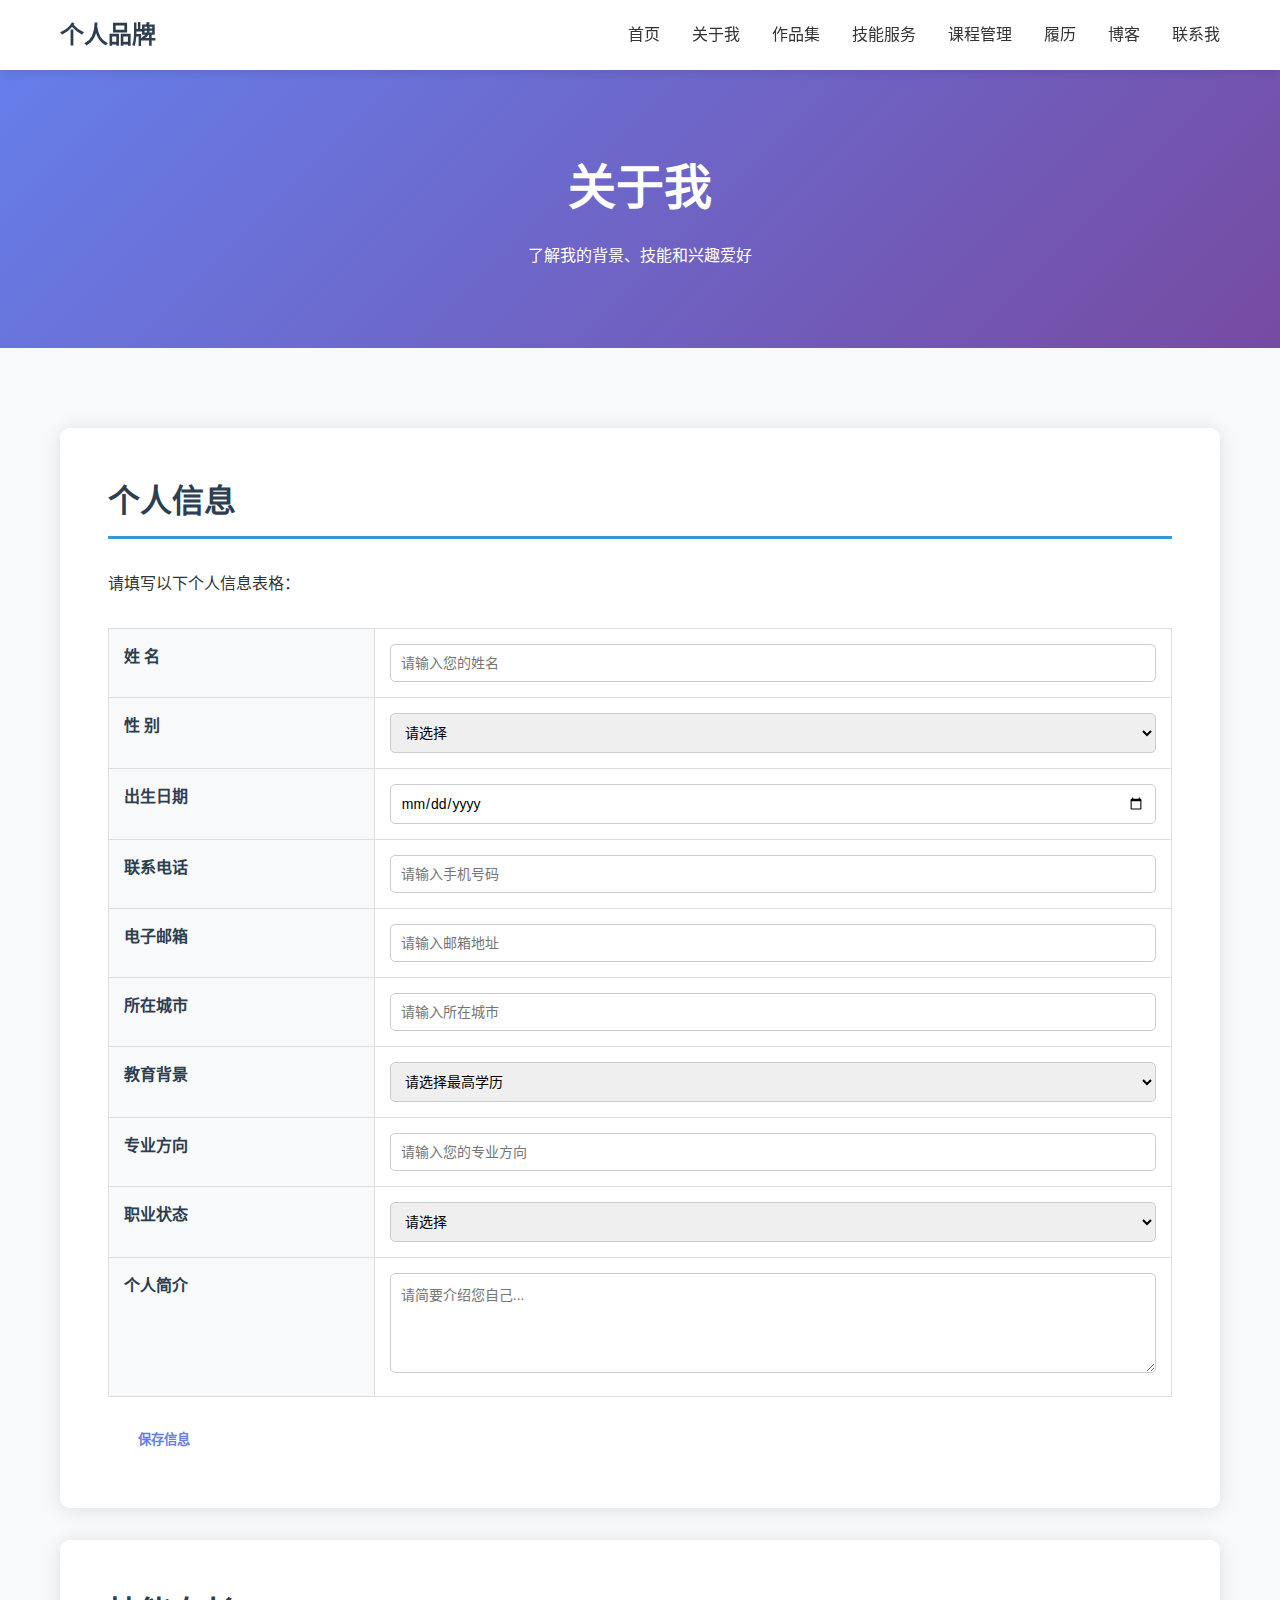
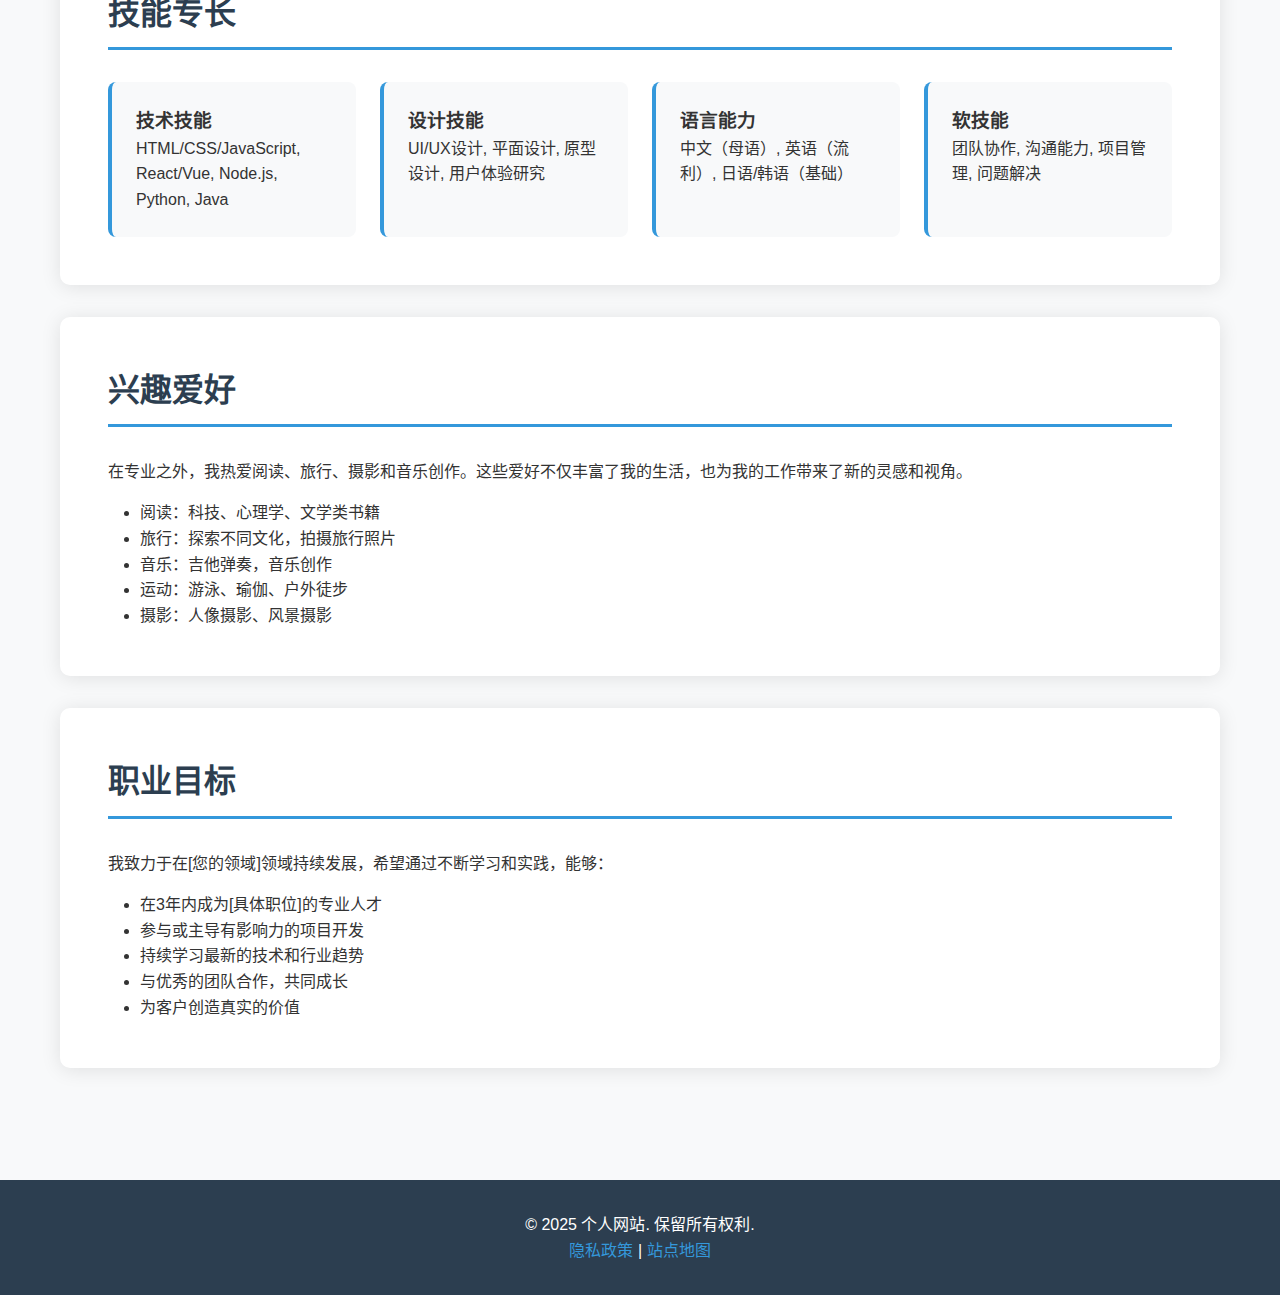
<file: about.html>
<!DOCTYPE html>
<html lang="zh-CN">
<head>
    <meta charset="UTF-8">
    <meta name="viewport" content="width=device-width, initial-scale=1.0">
    <title>关于我 - 个人网站</title>
    <link rel="stylesheet" href="styles.css">
</head>
<body>
    <!-- 导航栏 -->
    <nav class="navbar">
        <div class="nav-container">
            <div class="nav-logo">
                <h2>个人品牌</h2>
            </div>
            <ul class="nav-menu">
                <li><a href="index.html">首页</a></li>
                <li><a href="about.html" class="active">关于我</a></li>
                <li><a href="portfolio.html">作品集</a></li>
                <li><a href="skills.html">技能服务</a></li>
                <li><a href="courses.html">课程管理</a></li>
                <li><a href="resume.html">履历</a></li>
                <li><a href="blog.html">博客</a></li>
                <li><a href="contact.html">联系我</a></li>
            </ul>
        </div>
    </nav>

    <!-- 页面头部 -->
    <header class="page-header">
        <h1>关于我</h1>
        <p>了解我的背景、技能和兴趣爱好</p>
    </header>

    <!-- 主要内容 -->
    <main class="page-content">
        <div class="container">
            <!-- 个人信息表格 -->
            <section class="section">
                <h2>个人信息</h2>
                <p>请填写以下个人信息表格：</p>
                <table class="info-table">
                    <tr>
                        <th>姓 名</th>
                        <td><input type="text" placeholder="请输入您的姓名"></td>
                    </tr>
                    <tr>
                        <th>性 别</th>
                        <td>
                            <select>
                                <option value="">请选择</option>
                                <option value="male">男</option>
                                <option value="female">女</option>
                                <option value="other">其他</option>
                            </select>
                        </td>
                    </tr>
                    <tr>
                        <th>出生日期</th>
                        <td><input type="date"></td>
                    </tr>
                    <tr>
                        <th>联系电话</th>
                        <td><input type="tel" placeholder="请输入手机号码"></td>
                    </tr>
                    <tr>
                        <th>电子邮箱</th>
                        <td><input type="email" placeholder="请输入邮箱地址"></td>
                    </tr>
                    <tr>
                        <th>所在城市</th>
                        <td><input type="text" placeholder="请输入所在城市"></td>
                    </tr>
                    <tr>
                        <th>教育背景</th>
                        <td>
                            <select>
                                <option value="">请选择最高学历</option>
                                <option value="high-school">高中</option>
                                <option value="college">大专</option>
                                <option value="bachelor">本科</option>
                                <option value="master">硕士</option>
                                <option value="phd">博士</option>
                            </select>
                        </td>
                    </tr>
                    <tr>
                        <th>专业方向</th>
                        <td><input type="text" placeholder="请输入您的专业方向"></td>
                    </tr>
                    <tr>
                        <th>职业状态</th>
                        <td>
                            <select>
                                <option value="">请选择</option>
                                <option value="student">在校学生</option>
                                <option value="employed">在职</option>
                                <option value="freelancer">自由职业</option>
                                <option value="job-seeker">求职中</option>
                            </select>
                        </td>
                    </tr>
                    <tr>
                        <th>个人简介</th>
                        <td><textarea placeholder="请简要介绍您自己..."></textarea></td>
                    </tr>
                </table>
                <button class="btn btn-primary" style="margin-top: 20px;">保存信息</button>
            </section>

            <!-- 技能专长 -->
            <section class="section">
                <h2>技能专长</h2>
                <div class="skills-grid">
                    <div class="skill-item">
                        <h3>技术技能</h3>
                        <p>HTML/CSS/JavaScript, React/Vue, Node.js, Python, Java</p>
                    </div>
                    <div class="skill-item">
                        <h3>设计技能</h3>
                        <p>UI/UX设计, 平面设计, 原型设计, 用户体验研究</p>
                    </div>
                    <div class="skill-item">
                        <h3>语言能力</h3>
                        <p>中文（母语）, 英语（流利）, 日语/韩语（基础）</p>
                    </div>
                    <div class="skill-item">
                        <h3>软技能</h3>
                        <p>团队协作, 沟通能力, 项目管理, 问题解决</p>
                    </div>
                </div>
            </section>

            <!-- 兴趣爱好 -->
            <section class="section">
                <h2>兴趣爱好</h2>
                <p>在专业之外，我热爱阅读、旅行、摄影和音乐创作。这些爱好不仅丰富了我的生活，也为我的工作带来了新的灵感和视角。</p>
                <ul style="margin-top: 1rem; padding-left: 2rem;">
                    <li>阅读：科技、心理学、文学类书籍</li>
                    <li>旅行：探索不同文化，拍摄旅行照片</li>
                    <li>音乐：吉他弹奏，音乐创作</li>
                    <li>运动：游泳、瑜伽、户外徒步</li>
                    <li>摄影：人像摄影、风景摄影</li>
                </ul>
            </section>

            <!-- 职业目标 -->
            <section class="section">
                <h2>职业目标</h2>
                <p>我致力于在[您的领域]领域持续发展，希望通过不断学习和实践，能够：</p>
                <ul style="margin-top: 1rem; padding-left: 2rem;">
                    <li>在3年内成为[具体职位]的专业人才</li>
                    <li>参与或主导有影响力的项目开发</li>
                    <li>持续学习最新的技术和行业趋势</li>
                    <li>与优秀的团队合作，共同成长</li>
                    <li>为客户创造真实的价值</li>
                </ul>
            </section>
        </div>
    </main>

    <!-- 页脚 -->
    <footer class="footer">
        <div class="container">
            <p>&copy; 2025 个人网站. 保留所有权利.</p>
            <p><a href="privacy.html">隐私政策</a> | <a href="sitemap.html">站点地图</a></p>
        </div>
    </footer>

    <script src="script.js"></script>
</body>
</html>
</file>
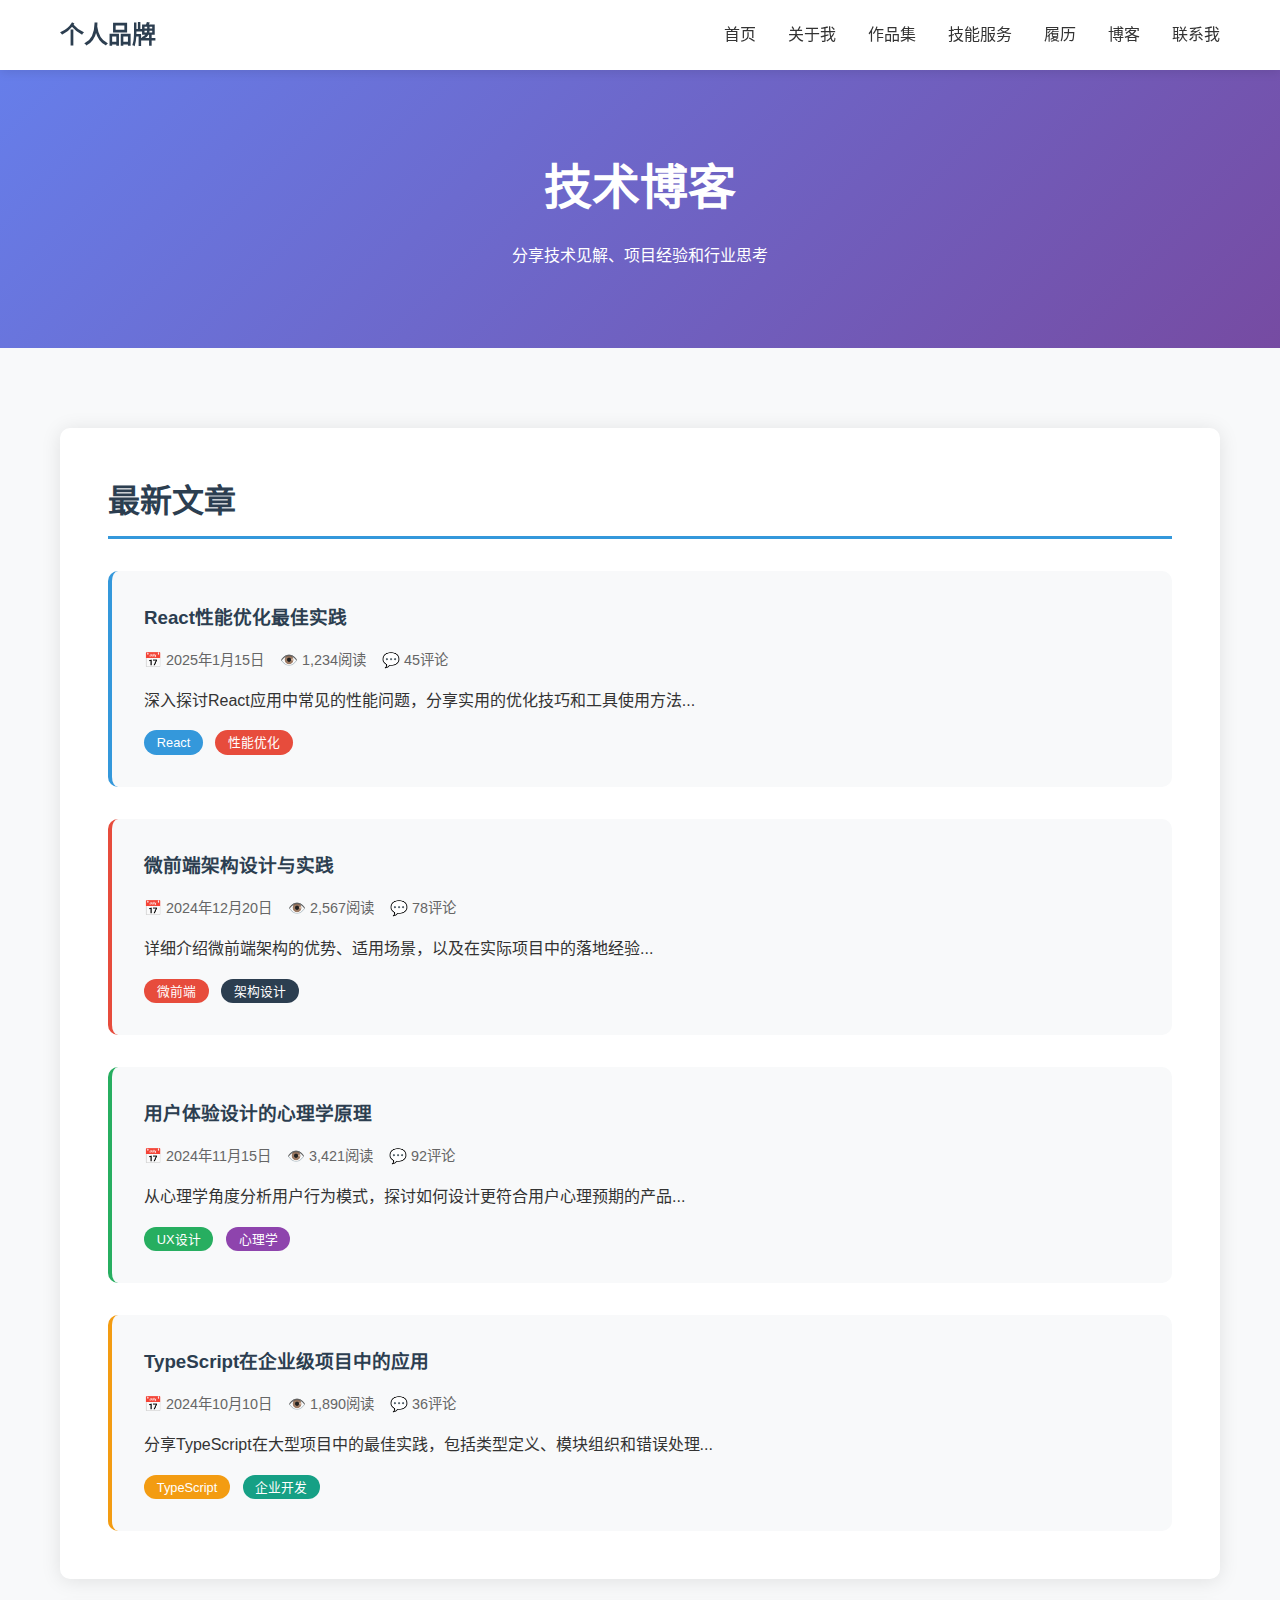
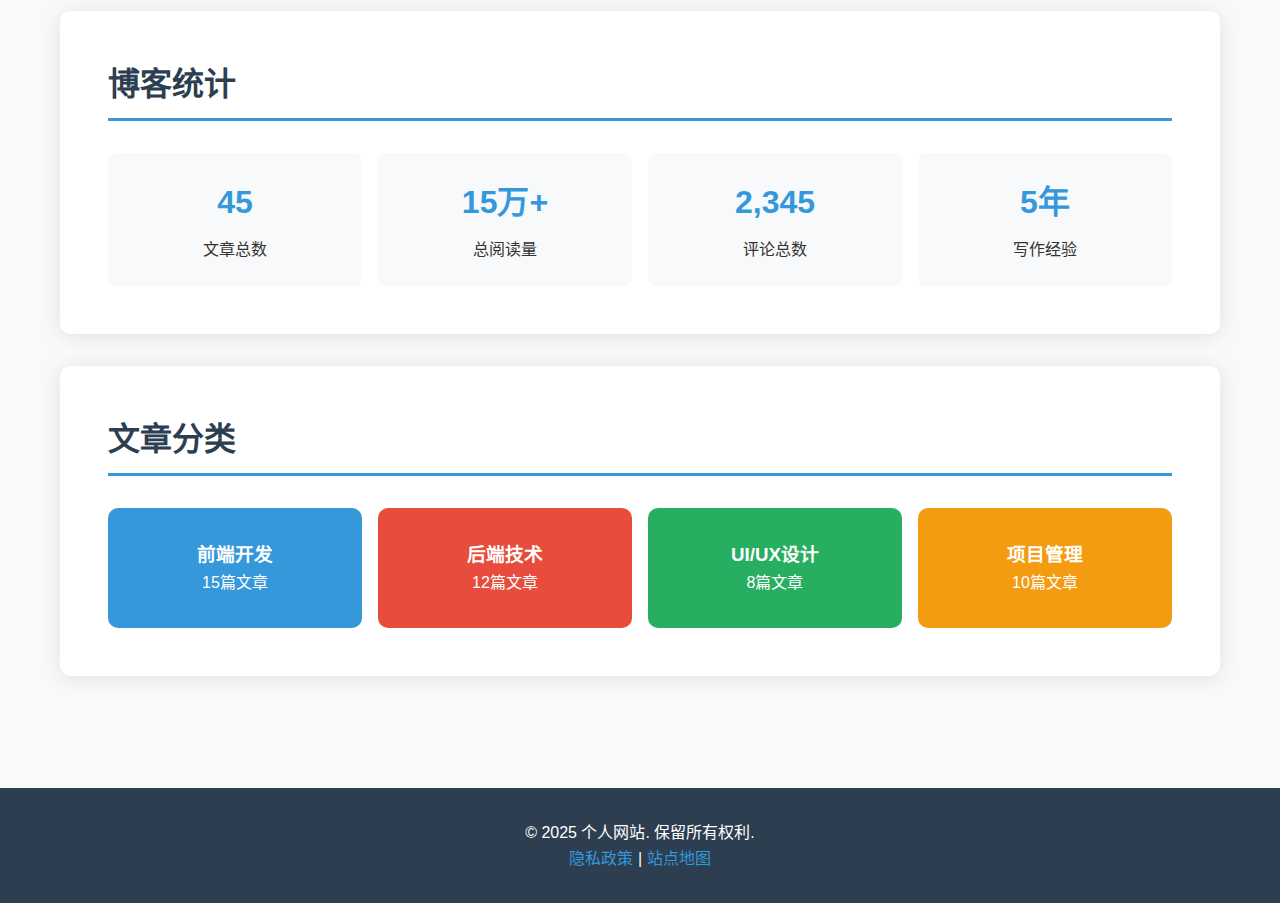
<file: blog.html>
<!DOCTYPE html>
<html lang="zh-CN">
<head>
    <meta charset="UTF-8">
    <meta name="viewport" content="width=device-width, initial-scale=1.0">
    <title>博客 - 个人网站</title>
    <link rel="stylesheet" href="styles.css">
</head>
<body>
    <!-- 导航栏 -->
    <nav class="navbar">
        <div class="nav-container">
            <div class="nav-logo">
                <h2>个人品牌</h2>
            </div>
            <ul class="nav-menu">
                <li><a href="index.html">首页</a></li>
                <li><a href="about.html">关于我</a></li>
                <li><a href="portfolio.html">作品集</a></li>
                <li><a href="skills.html">技能服务</a></li>
                <li><a href="resume.html">履历</a></li>
                <li><a href="blog.html" class="active">博客</a></li>
                <li><a href="contact.html">联系我</a></li>
            </ul>
        </div>
    </nav>

    <!-- 页面头部 -->
    <header class="page-header">
        <h1>技术博客</h1>
        <p>分享技术见解、项目经验和行业思考</p>
    </header>

    <!-- 主要内容 -->
    <main class="page-content">
        <div class="container">
            <!-- 博客文章列表 -->
            <section class="section">
                <h2>最新文章</h2>
                <div style="display: grid; gap: 2rem; margin-top: 2rem;">
                    <!-- 文章1 -->
                    <article style="background: #f8f9fa; padding: 2rem; border-radius: 10px; border-left: 4px solid #3498db;">
                        <h3><a href="#" style="color: #2c3e50; text-decoration: none;">React性能优化最佳实践</a></h3>
                        <div style="display: flex; gap: 1rem; margin: 1rem 0; color: #666; font-size: 0.9rem;">
                            <span>📅 2025年1月15日</span>
                            <span>👁️ 1,234阅读</span>
                            <span>💬 45评论</span>
                        </div>
                        <p>深入探讨React应用中常见的性能问题，分享实用的优化技巧和工具使用方法...</p>
                        <div style="margin-top: 1rem;">
                            <span style="background: #3498db; color: white; padding: 0.3rem 0.8rem; border-radius: 15px; font-size: 0.8rem;">React</span>
                            <span style="background: #e74c3c; color: white; padding: 0.3rem 0.8rem; border-radius: 15px; font-size: 0.8rem; margin-left: 0.5rem;">性能优化</span>
                        </div>
                    </article>

                    <!-- 文章2 -->
                    <article style="background: #f8f9fa; padding: 2rem; border-radius: 10px; border-left: 4px solid #e74c3c;">
                        <h3><a href="#" style="color: #2c3e50; text-decoration: none;">微前端架构设计与实践</a></h3>
                        <div style="display: flex; gap: 1rem; margin: 1rem 0; color: #666; font-size: 0.9rem;">
                            <span>📅 2024年12月20日</span>
                            <span>👁️ 2,567阅读</span>
                            <span>💬 78评论</span>
                        </div>
                        <p>详细介绍微前端架构的优势、适用场景，以及在实际项目中的落地经验...</p>
                        <div style="margin-top: 1rem;">
                            <span style="background: #e74c3c; color: white; padding: 0.3rem 0.8rem; border-radius: 15px; font-size: 0.8rem;">微前端</span>
                            <span style="background: #2c3e50; color: white; padding: 0.3rem 0.8rem; border-radius: 15px; font-size: 0.8rem; margin-left: 0.5rem;">架构设计</span>
                        </div>
                    </article>

                    <!-- 文章3 -->
                    <article style="background: #f8f9fa; padding: 2rem; border-radius: 10px; border-left: 4px solid #27ae60;">
                        <h3><a href="#" style="color: #2c3e50; text-decoration: none;">用户体验设计的心理学原理</a></h3>
                        <div style="display: flex; gap: 1rem; margin: 1rem 0; color: #666; font-size: 0.9rem;">
                            <span>📅 2024年11月15日</span>
                            <span>👁️ 3,421阅读</span>
                            <span>💬 92评论</span>
                        </div>
                        <p>从心理学角度分析用户行为模式，探讨如何设计更符合用户心理预期的产品...</p>
                        <div style="margin-top: 1rem;">
                            <span style="background: #27ae60; color: white; padding: 0.3rem 0.8rem; border-radius: 15px; font-size: 0.8rem;">UX设计</span>
                            <span style="background: #8e44ad; color: white; padding: 0.3rem 0.8rem; border-radius: 15px; font-size: 0.8rem; margin-left: 0.5rem;">心理学</span>
                        </div>
                    </article>

                    <!-- 文章4 -->
                    <article style="background: #f8f9fa; padding: 2rem; border-radius: 10px; border-left: 4px solid #f39c12;">
                        <h3><a href="#" style="color: #2c3e50; text-decoration: none;">TypeScript在企业级项目中的应用</a></h3>
                        <div style="display: flex; gap: 1rem; margin: 1rem 0; color: #666; font-size: 0.9rem;">
                            <span>📅 2024年10月10日</span>
                            <span>👁️ 1,890阅读</span>
                            <span>💬 36评论</span>
                        </div>
                        <p>分享TypeScript在大型项目中的最佳实践，包括类型定义、模块组织和错误处理...</p>
                        <div style="margin-top: 1rem;">
                            <span style="background: #f39c12; color: white; padding: 0.3rem 0.8rem; border-radius: 15px; font-size: 0.8rem;">TypeScript</span>
                            <span style="background: #16a085; color: white; padding: 0.3rem 0.8rem; border-radius: 15px; font-size: 0.8rem; margin-left: 0.5rem;">企业开发</span>
                        </div>
                    </article>
                </div>
            </section>

            <!-- 博客统计 -->
            <section class="section">
                <h2>博客统计</h2>
                <div style="display: grid; grid-template-columns: repeat(auto-fit, minmax(150px, 1fr)); gap: 1rem; margin-top: 2rem;">
                    <div style="text-align: center; padding: 1.5rem; background: #f8f9fa; border-radius: 8px;">
                        <h3 style="font-size: 2rem; color: #3498db; margin-bottom: 0.5rem;">45</h3>
                        <p>文章总数</p>
                    </div>
                    <div style="text-align: center; padding: 1.5rem; background: #f8f9fa; border-radius: 8px;">
                        <h3 style="font-size: 2rem; color: #3498db; margin-bottom: 0.5rem;">15万+</h3>
                        <p>总阅读量</p>
                    </div>
                    <div style="text-align: center; padding: 1.5rem; background: #f8f9fa; border-radius: 8px;">
                        <h3 style="font-size: 2rem; color: #3498db; margin-bottom: 0.5rem;">2,345</h3>
                        <p>评论总数</p>
                    </div>
                    <div style="text-align: center; padding: 1.5rem; background: #f8f9fa; border-radius: 8px;">
                        <h3 style="font-size: 2rem; color: #3498db; margin-bottom: 0.5rem;">5年</h3>
                        <p>写作经验</p>
                    </div>
                </div>
            </section>

            <!-- 文章分类 -->
            <section class="section">
                <h2>文章分类</h2>
                <div style="display: grid; grid-template-columns: repeat(auto-fit, minmax(200px, 1fr)); gap: 1rem; margin-top: 2rem;">
                    <div style="text-align: center; padding: 2rem; background: #3498db; color: white; border-radius: 10px;">
                        <h3>前端开发</h3>
                        <p>15篇文章</p>
                    </div>
                    <div style="text-align: center; padding: 2rem; background: #e74c3c; color: white; border-radius: 10px;">
                        <h3>后端技术</h3>
                        <p>12篇文章</p>
                    </div>
                    <div style="text-align: center; padding: 2rem; background: #27ae60; color: white; border-radius: 10px;">
                        <h3>UI/UX设计</h3>
                        <p>8篇文章</p>
                    </div>
                    <div style="text-align: center; padding: 2rem; background: #f39c12; color: white; border-radius: 10px;">
                        <h3>项目管理</h3>
                        <p>10篇文章</p>
                    </div>
                </div>
            </section>
        </div>
    </main>

    <!-- 页脚 -->
    <footer class="footer">
        <div class="container">
            <p>&copy; 2025 个人网站. 保留所有权利.</p>
            <p><a href="privacy.html">隐私政策</a> | <a href="sitemap.html">站点地图</a></p>
        </div>
    </footer>

    <script src="script.js"></script>
</body>
</html>
</file>
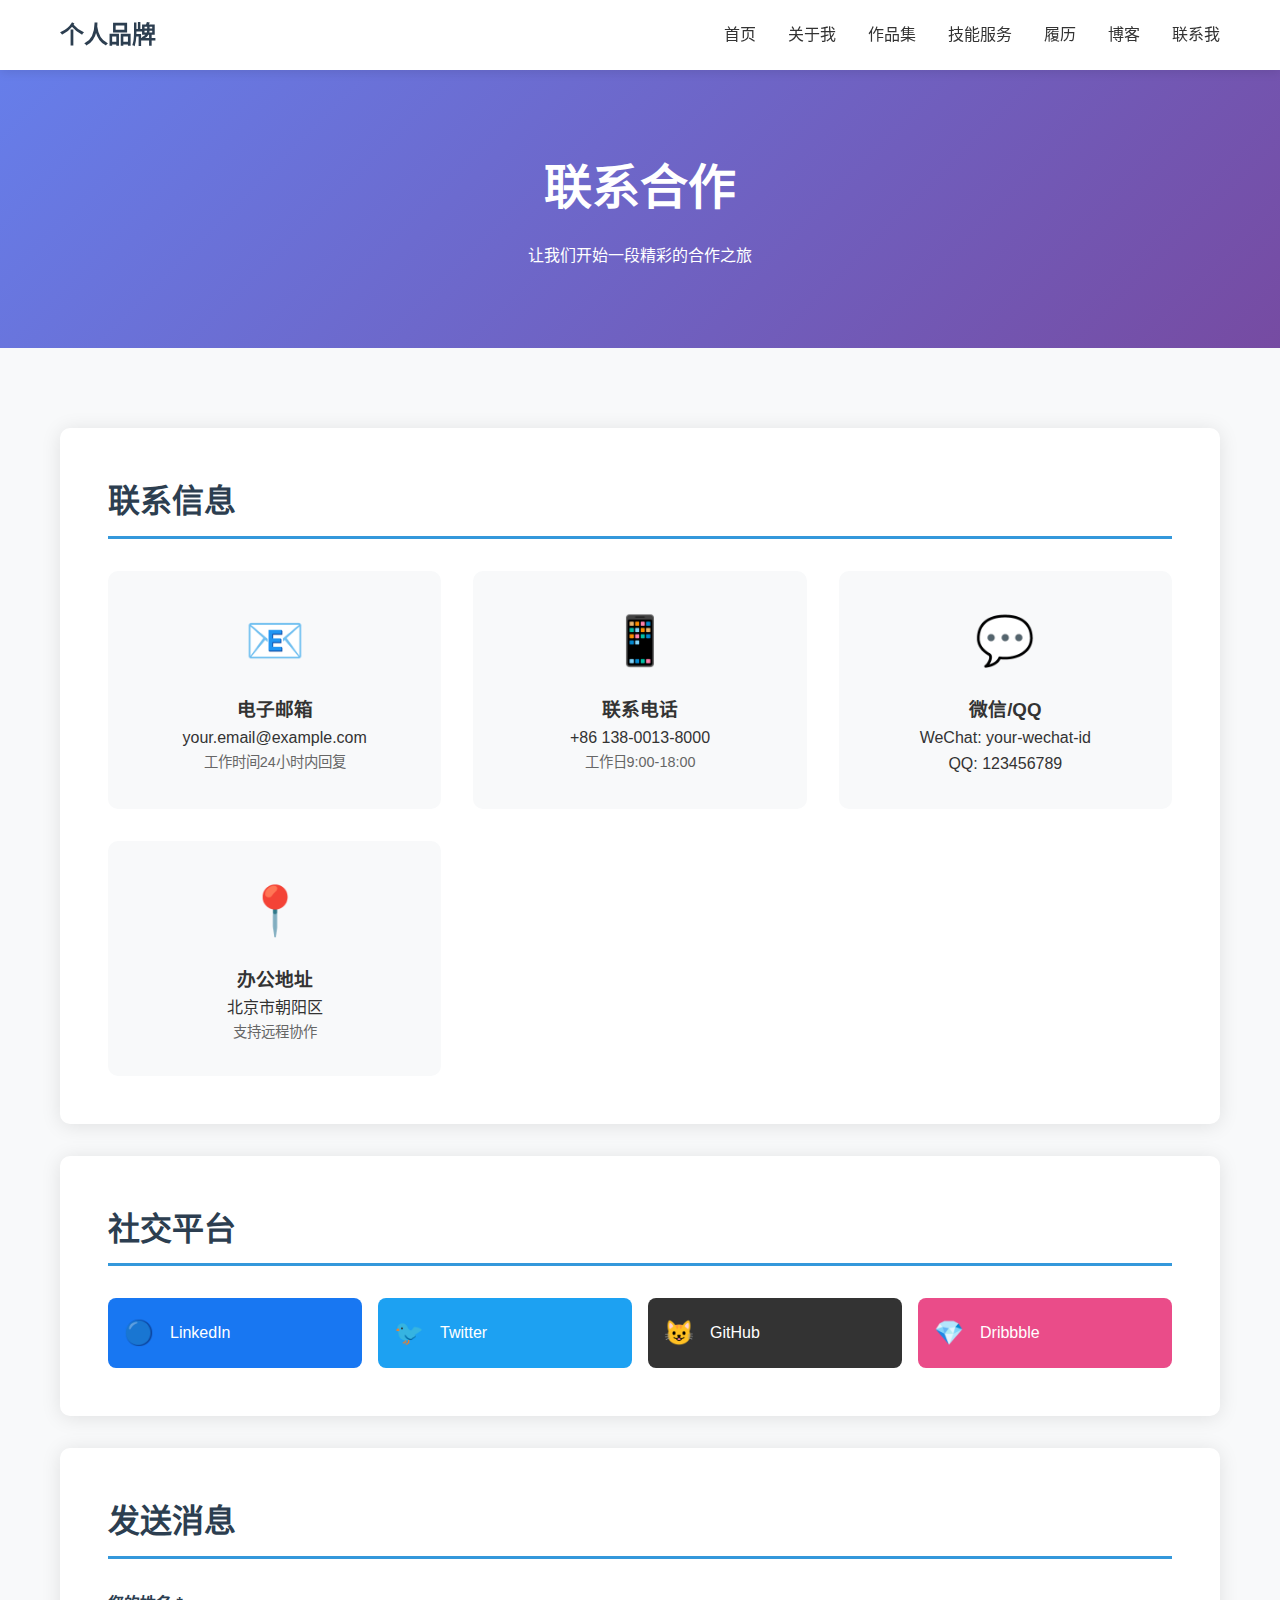
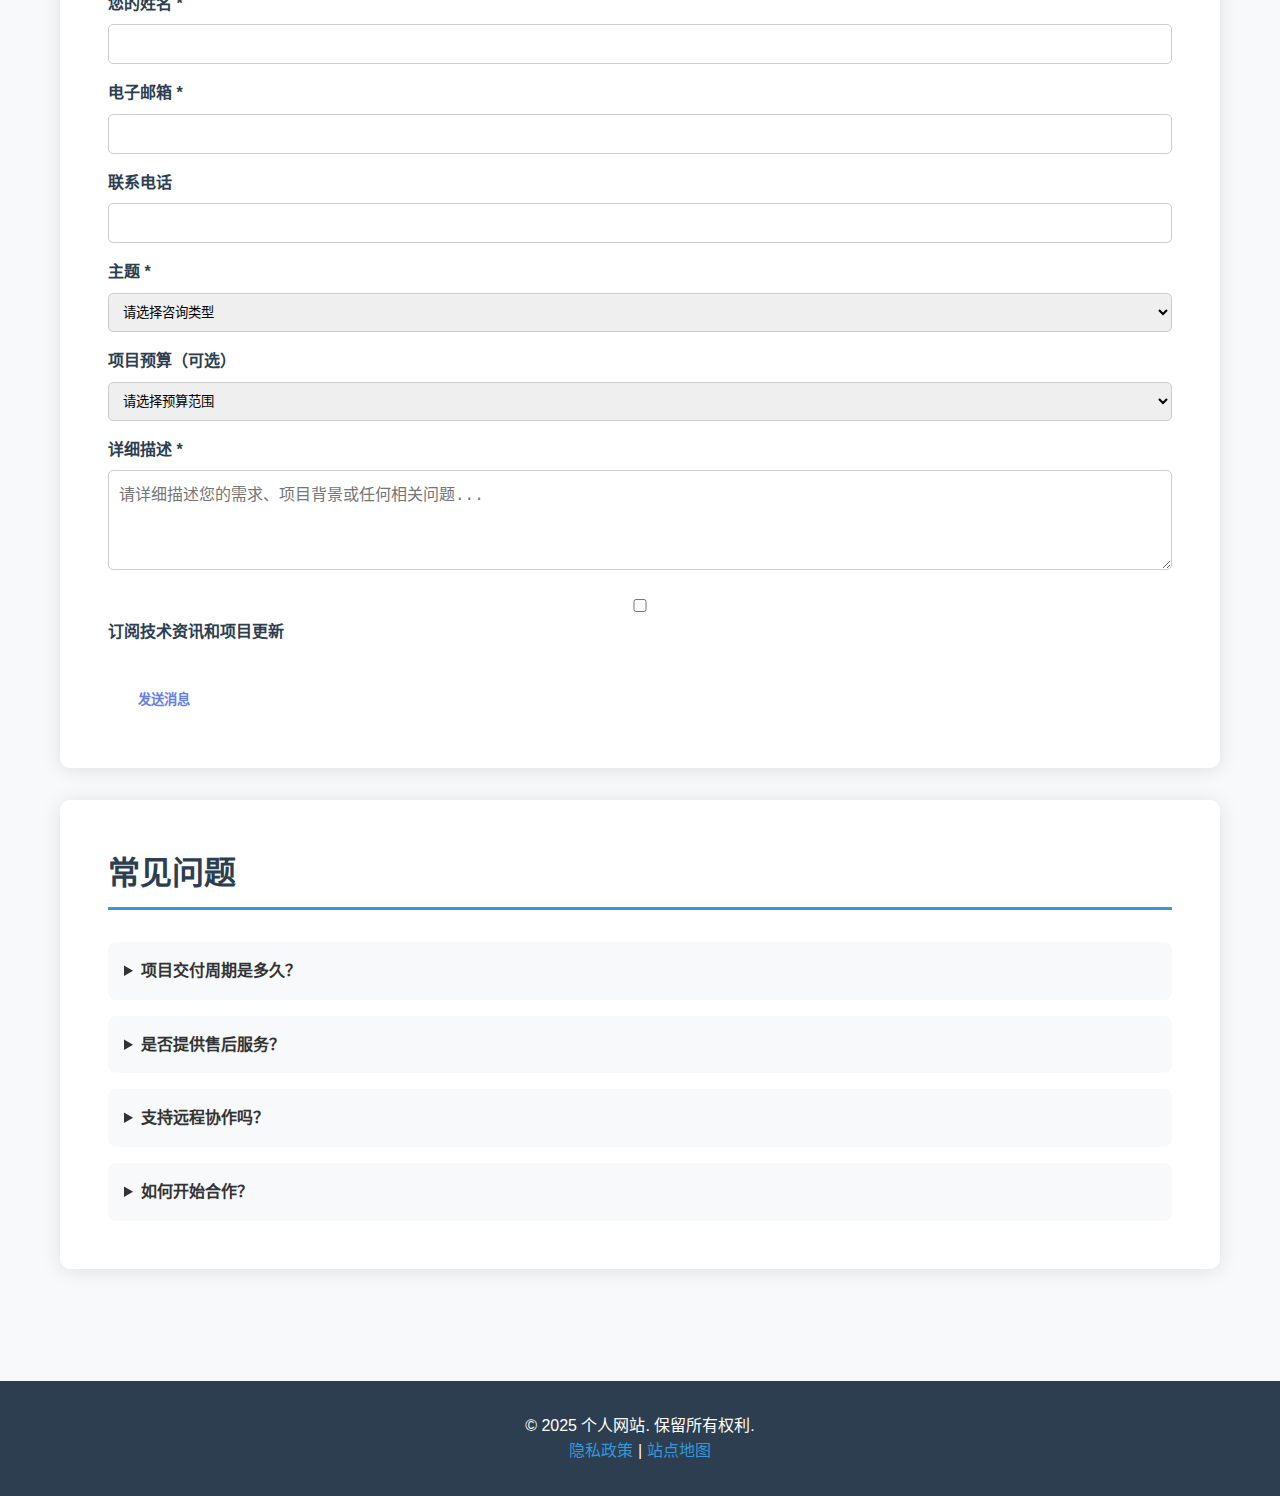
<file: contact.html>
<!DOCTYPE html>
<html lang="zh-CN">
<head>
    <meta charset="UTF-8">
    <meta name="viewport" content="width=device-width, initial-scale=1.0">
    <title>联系我 - 个人网站</title>
    <link rel="stylesheet" href="styles.css">
</head>
<body>
    <!-- 导航栏 -->
    <nav class="navbar">
        <div class="nav-container">
            <div class="nav-logo">
                <h2>个人品牌</h2>
            </div>
            <ul class="nav-menu">
                <li><a href="index.html">首页</a></li>
                <li><a href="about.html">关于我</a></li>
                <li><a href="portfolio.html">作品集</a></li>
                <li><a href="skills.html">技能服务</a></li>
                <li><a href="resume.html">履历</a></li>
                <li><a href="blog.html">博客</a></li>
                <li><a href="contact.html" class="active">联系我</a></li>
            </ul>
        </div>
    </nav>

    <!-- 页面头部 -->
    <header class="page-header">
        <h1>联系合作</h1>
        <p>让我们开始一段精彩的合作之旅</p>
    </header>

    <!-- 主要内容 -->
    <main class="page-content">
        <div class="container">
            <!-- 联系信息 -->
            <section class="section">
                <h2>联系信息</h2>
                <div style="display: grid; grid-template-columns: repeat(auto-fit, minmax(300px, 1fr)); gap: 2rem; margin-top: 2rem;">
                    <div style="text-align: center; padding: 2rem; background: #f8f9fa; border-radius: 10px;">
                        <div style="font-size: 3rem; margin-bottom: 1rem;">📧</div>
                        <h3>电子邮箱</h3>
                        <p>your.email@example.com</p>
                        <p style="color: #666; font-size: 0.9rem;">工作时间24小时内回复</p>
                    </div>

                    <div style="text-align: center; padding: 2rem; background: #f8f9fa; border-radius: 10px;">
                        <div style="font-size: 3rem; margin-bottom: 1rem;">📱</div>
                        <h3>联系电话</h3>
                        <p>+86 138-0013-8000</p>
                        <p style="color: #666; font-size: 0.9rem;">工作日9:00-18:00</p>
                    </div>

                    <div style="text-align: center; padding: 2rem; background: #f8f9fa; border-radius: 10px;">
                        <div style="font-size: 3rem; margin-bottom: 1rem;">💬</div>
                        <h3>微信/QQ</h3>
                        <p>WeChat: your-wechat-id</p>
                        <p>QQ: 123456789</p>
                    </div>

                    <div style="text-align: center; padding: 2rem; background: #f8f9fa; border-radius: 10px;">
                        <div style="font-size: 3rem; margin-bottom: 1rem;">📍</div>
                        <h3>办公地址</h3>
                        <p>北京市朝阳区</p>
                        <p style="color: #666; font-size: 0.9rem;">支持远程协作</p>
                    </div>
                </div>
            </section>

            <!-- 社交平台 -->
            <section class="section">
                <h2>社交平台</h2>
                <div style="display: grid; grid-template-columns: repeat(auto-fit, minmax(200px, 1fr)); gap: 1rem; margin-top: 2rem;">
                    <a href="#" style="display: flex; align-items: center; padding: 1rem; background: #1877f2; color: white; text-decoration: none; border-radius: 8px;">
                        <span style="font-size: 1.5rem; margin-right: 1rem;">🔵</span>
                        <span>LinkedIn</span>
                    </a>
                    <a href="#" style="display: flex; align-items: center; padding: 1rem; background: #1da1f2; color: white; text-decoration: none; border-radius: 8px;">
                        <span style="font-size: 1.5rem; margin-right: 1rem;">🐦</span>
                        <span>Twitter</span>
                    </a>
                    <a href="#" style="display: flex; align-items: center; padding: 1rem; background: #333; color: white; text-decoration: none; border-radius: 8px;">
                        <span style="font-size: 1.5rem; margin-right: 1rem;">😺</span>
                        <span>GitHub</span>
                    </a>
                    <a href="#" style="display: flex; align-items: center; padding: 1rem; background: #ea4c89; color: white; text-decoration: none; border-radius: 8px;">
                        <span style="font-size: 1.5rem; margin-right: 1rem;">💎</span>
                        <span>Dribbble</span>
                    </a>
                </div>
            </section>

            <!-- 联系表单 -->
            <section class="section">
                <h2>发送消息</h2>
                <form style="margin-top: 2rem;">
                    <div class="form-group">
                        <label for="name">您的姓名 *</label>
                        <input type="text" id="name" name="name" required style="width: 100%; padding: 10px; border: 1px solid #ccc; border-radius: 5px;">
                    </div>

                    <div class="form-group">
                        <label for="email">电子邮箱 *</label>
                        <input type="email" id="email" name="email" required style="width: 100%; padding: 10px; border: 1px solid #ccc; border-radius: 5px;">
                    </div>

                    <div class="form-group">
                        <label for="phone">联系电话</label>
                        <input type="tel" id="phone" name="phone" style="width: 100%; padding: 10px; border: 1px solid #ccc; border-radius: 5px;">
                    </div>

                    <div class="form-group">
                        <label for="subject">主题 *</label>
                        <select id="subject" name="subject" required style="width: 100%; padding: 10px; border: 1px solid #ccc; border-radius: 5px;">
                            <option value="">请选择咨询类型</option>
                            <option value="web-development">网站开发合作</option>
                            <option value="ui-design">UI设计服务</option>
                            <option value="technical-consulting">技术咨询</option>
                            <option value="job-opportunity">工作机会</option>
                            <option value="other">其他</option>
                        </select>
                    </div>

                    <div class="form-group">
                        <label for="budget">项目预算（可选）</label>
                        <select id="budget" name="budget" style="width: 100%; padding: 10px; border: 1px solid #ccc; border-radius: 5px;">
                            <option value="">请选择预算范围</option>
                            <option value="5k-10k">5,000-10,000元</option>
                            <option value="10k-30k">10,000-30,000元</option>
                            <option value="30k-50k">30,000-50,000元</option>
                            <option value="50k+">50,000元以上</option>
                        </select>
                    </div>

                    <div class="form-group">
                        <label for="message">详细描述 *</label>
                        <textarea id="message" name="message" rows="6" required placeholder="请详细描述您的需求、项目背景或任何相关问题..." style="width: 100%; padding: 10px; border: 1px solid #ccc; border-radius: 5px; resize: vertical;"></textarea>
                    </div>

                    <div class="form-group">
                        <label>
                            <input type="checkbox" name="newsletter" style="margin-right: 0.5rem;">
                            订阅技术资讯和项目更新
                        </label>
                    </div>

                    <button type="submit" class="btn btn-primary" style="margin-top: 1rem;">发送消息</button>
                </form>
            </section>

            <!-- 常见问题 -->
            <section class="section">
                <h2>常见问题</h2>
                <div style="margin-top: 2rem;">
                    <details style="margin-bottom: 1rem; background: #f8f9fa; padding: 1rem; border-radius: 8px;">
                        <summary style="font-weight: bold; cursor: pointer;">项目交付周期是多久？</summary>
                        <p style="margin-top: 1rem;">项目交付周期根据项目复杂度而定，一般小型网站2-4周，中型项目1-2个月，大型项目需要详细评估后确定。</p>
                    </details>

                    <details style="margin-bottom: 1rem; background: #f8f9fa; padding: 1rem; border-radius: 8px;">
                        <summary style="font-weight: bold; cursor: pointer;">是否提供售后服务？</summary>
                        <p style="margin-top: 1rem;">是的，所有项目都包含3个月的免费维护期，之后可选择继续购买维护服务。</p>
                    </details>

                    <details style="margin-bottom: 1rem; background: #f8f9fa; padding: 1rem; border-radius: 8px;">
                        <summary style="font-weight: bold; cursor: pointer;">支持远程协作吗？</summary>
                        <p style="margin-top: 1rem;">完全支持远程协作，通过视频会议、项目管理工具等方式保持高效沟通。</p>
                    </details>

                    <details style="background: #f8f9fa; padding: 1rem; border-radius: 8px;">
                        <summary style="font-weight: bold; cursor: pointer;">如何开始合作？</summary>
                        <p style="margin-top: 1rem;">请通过联系表单或直接联系我，我们会安排免费的需求分析和报价。</p>
                    </details>
                </div>
            </section>
        </div>
    </main>

    <!-- 页脚 -->
    <footer class="footer">
        <div class="container">
            <p>&copy; 2025 个人网站. 保留所有权利.</p>
            <p><a href="privacy.html">隐私政策</a> | <a href="sitemap.html">站点地图</a></p>
        </div>
    </footer>

    <script src="script.js"></script>
</body>
</html>
</file>
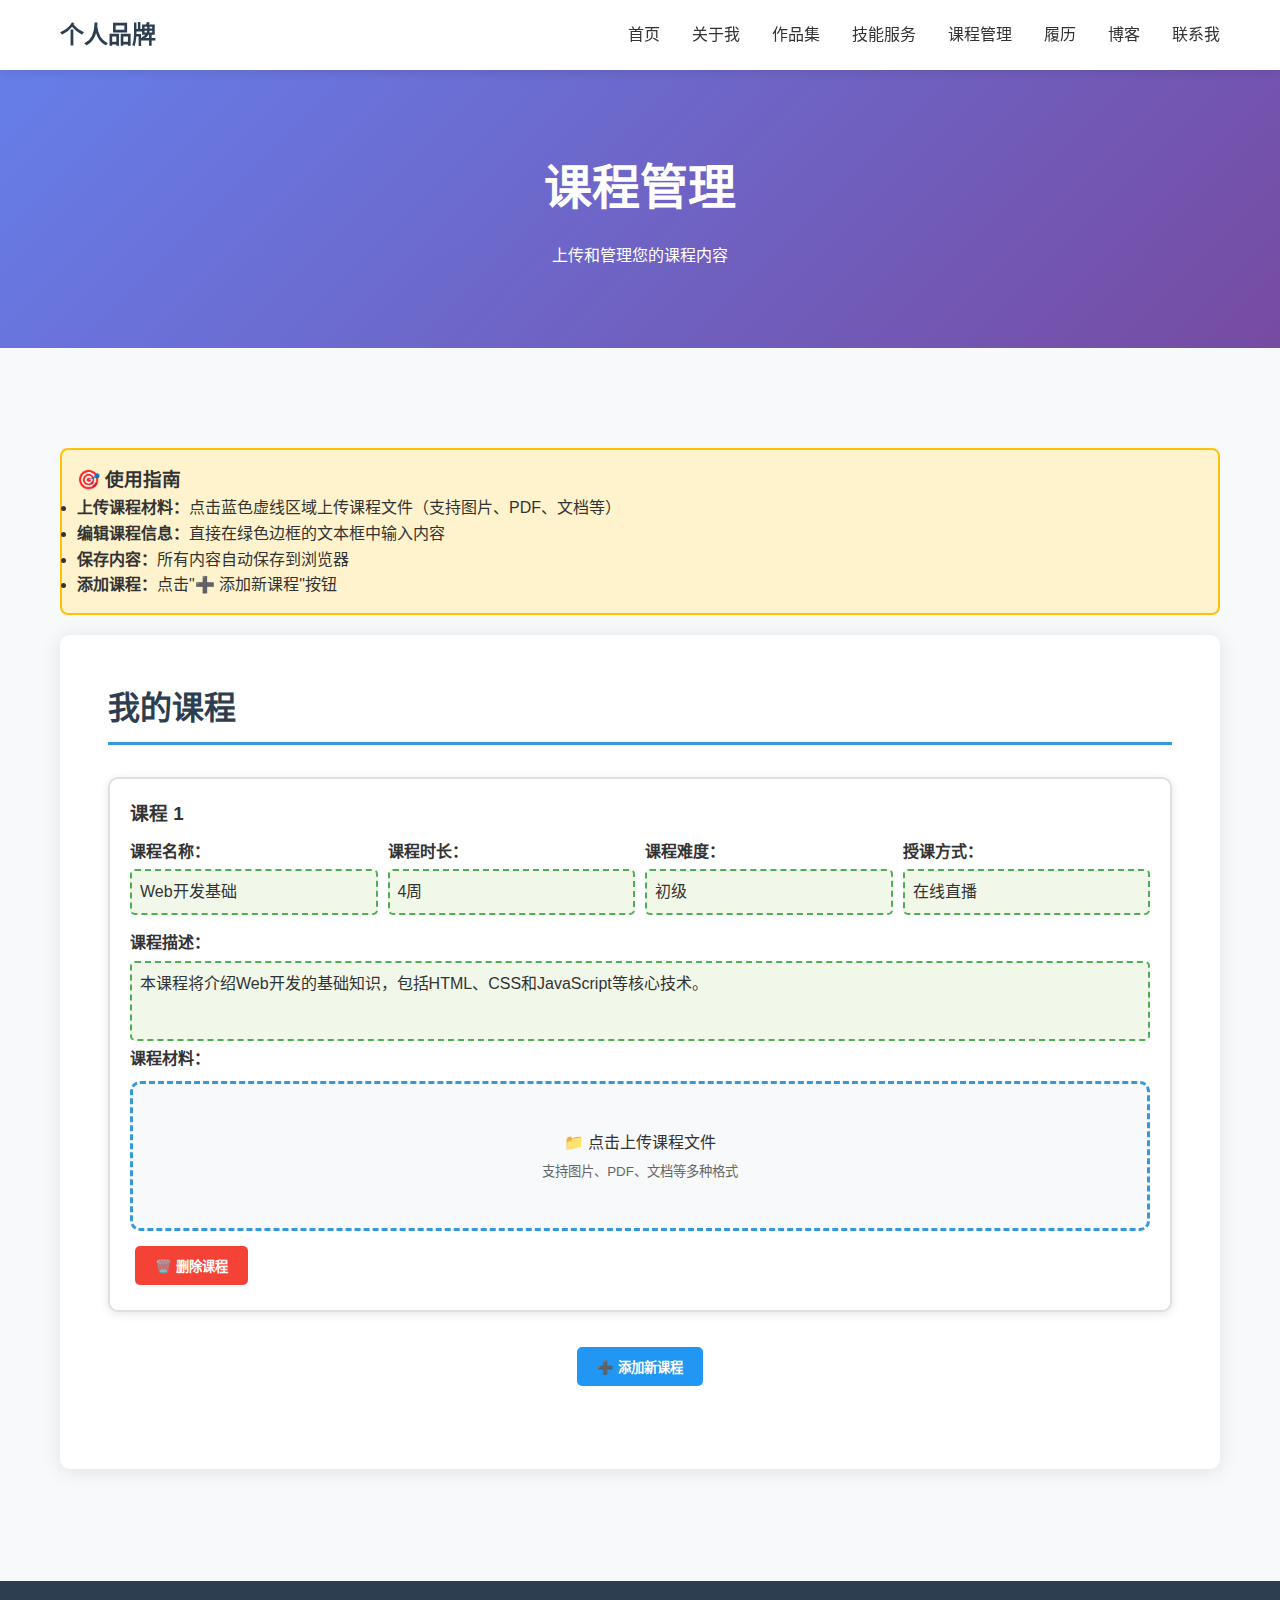
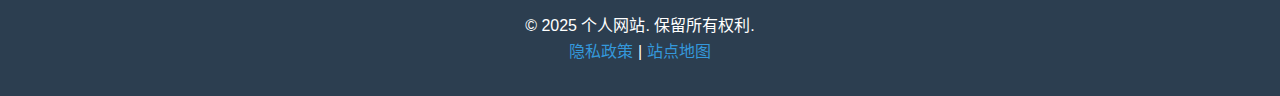
<file: courses.html>
<!DOCTYPE html>
<html lang="zh-CN">
<head>
    <meta charset="UTF-8">
    <meta name="viewport" content="width=device-width, initial-scale=1.0">
    <title>课程管理 - 个人网站</title>
    <link rel="stylesheet" href="styles.css">
    <style>
        .upload-area {
            width: 100%;
            height: 150px;
            border: 3px dashed #3498db;
            border-radius: 10px;
            display: flex;
            align-items: center;
            justify-content: center;
            background: #f8f9fa;
            cursor: pointer;
            margin: 10px 0;
            transition: all 0.3s ease;
            flex-direction: column;
        }
        .upload-area:hover {
            background: #e3f2fd;
            border-color: #2196f3;
        }
        .edit-area {
            padding: 8px;
            margin: 5px 0;
            border: 2px dashed #4caf50;
            border-radius: 5px;
            background: #f1f8e9;
            cursor: text;
        }
        .edit-area:hover {
            background: #dcedc8;
        }
        .course-card {
            border: 2px solid #e0e0e0;
            border-radius: 10px;
            padding: 20px;
            margin: 20px 0;
            background: white;
            box-shadow: 0 2px 10px rgba(0,0,0,0.1);
        }
        .btn {
            background: #2196f3;
            color: white;
            border: none;
            padding: 10px 20px;
            border-radius: 5px;
            cursor: pointer;
            margin: 5px;
            transition: background 0.3s ease;
        }
        .btn:hover {
            background: #1976d2;
        }
        .btn-danger {
            background: #f44336;
        }
        .btn-danger:hover {
            background: #d32f2f;
        }
        .file-item {
            background: #f5f5f5;
            padding: 10px;
            margin: 5px 0;
            border-radius: 5px;
            display: flex;
            align-items: center;
            justify-content: space-between;
        }
        .file-icon {
            margin-right: 10px;
            font-size: 20px;
        }
        .success-message {
            position: fixed;
            top: 20px;
            right: 20px;
            background: #4caf50;
            color: white;
            padding: 15px 20px;
            border-radius: 5px;
            display: none;
            z-index: 1000;
        }
        .help-text {
            background: #fff3cd;
            border: 2px solid #ffc107;
            border-radius: 8px;
            padding: 15px;
            margin: 20px 0;
        }
        .course-meta {
            display: grid;
            grid-template-columns: repeat(auto-fit, minmax(200px, 1fr));
            gap: 10px;
            margin: 10px 0;
        }
    </style>
</head>
<body>
    <!-- 导航栏 -->
    <nav class="navbar">
        <div class="nav-container">
            <div class="nav-logo">
                <h2>个人品牌</h2>
            </div>
            <ul class="nav-menu">
                <li><a href="index.html">首页</a></li>
                <li><a href="about.html">关于我</a></li>
                <li><a href="portfolio.html">作品集</a></li>
                <li><a href="skills.html">技能服务</a></li>
                <li><a href="courses.html" class="active">课程管理</a></li>
                <li><a href="resume.html">履历</a></li>
                <li><a href="blog.html">博客</a></li>
                <li><a href="contact.html">联系我</a></li>
            </ul>
        </div>
    </nav>

    <!-- 成功提示 -->
    <div id="successMessage" class="success-message">✅ 操作成功！</div>

    <!-- 页面头部 -->
    <header class="page-header">
        <h1>课程管理</h1>
        <p>上传和管理您的课程内容</p>
    </header>

    <!-- 主要内容 -->
    <main class="page-content">
        <div class="container">
            <!-- 使用指南 -->
            <div class="help-text">
                <h3>🎯 使用指南</h3>
                <ul>
                    <li><strong>上传课程材料：</strong>点击蓝色虚线区域上传课程文件（支持图片、PDF、文档等）</li>
                    <li><strong>编辑课程信息：</strong>直接在绿色边框的文本框中输入内容</li>
                    <li><strong>保存内容：</strong>所有内容自动保存到浏览器</li>
                    <li><strong>添加课程：</strong>点击"➕ 添加新课程"按钮</li>
                </ul>
            </div>

            <!-- 课程展示 -->
            <section class="section">
                <h2>我的课程</h2>
                
                <!-- 课程1 -->
                <div class="course-card">
                    <h3>课程 1</h3>
                    
                    <!-- 课程信息 -->
                    <div class="course-meta">
                        <div>
                            <strong>课程名称：</strong>
                            <div contenteditable="true" class="edit-area" onblur="saveContent('course1_title', this.textContent)">Web开发基础</div>
                        </div>
                        <div>
                            <strong>课程时长：</strong>
                            <div contenteditable="true" class="edit-area" onblur="saveContent('course1_duration', this.textContent)">4周</div>
                        </div>
                        <div>
                            <strong>课程难度：</strong>
                            <div contenteditable="true" class="edit-area" onblur="saveContent('course1_level', this.textContent)">初级</div>
                        </div>
                        <div>
                            <strong>授课方式：</strong>
                            <div contenteditable="true" class="edit-area" onblur="saveContent('course1_method', this.textContent)">在线直播</div>
                        </div>
                    </div>
                    
                    <!-- 课程描述 -->
                    <div>
                        <strong>课程描述：</strong>
                        <div contenteditable="true" class="edit-area" style="min-height: 80px;" onblur="saveContent('course1_desc', this.textContent)">本课程将介绍Web开发的基础知识，包括HTML、CSS和JavaScript等核心技术。</div>
                    </div>
                    
                    <!-- 文件上传区域 -->
                    <div>
                        <strong>课程材料：</strong>
                        <div class="upload-area" onclick="document.getElementById('fileUpload1').click()">
                            <span id="filePreview1">📁 点击上传课程文件</span>
                            <small style="margin-top: 5px; color: #666;">支持图片、PDF、文档等多种格式</small>
                        </div>
                        <input type="file" id="fileUpload1" multiple accept="image/*,.pdf,.doc,.docx,.ppt,.pptx,.xls,.xlsx,.zip" style="display: none;" onchange="handleFileUpload(1)">
                        <div id="fileList1"></div>
                    </div>
                    
                    <button class="btn btn-danger" onclick="deleteCourse(1)">🗑️ 删除课程</button>
                </div>

                <!-- 添加课程按钮 -->
                <div style="text-align: center; margin: 30px 0;">
                    <button class="btn" onclick="addNewCourse()">➕ 添加新课程</button>
                </div>
            </section>
        </div>
    </main>

    <!-- 页脚 -->
    <footer class="footer">
        <div class="container">
            <p>&copy; 2025 个人网站. 保留所有权利.</p>
            <p><a href="privacy.html">隐私政策</a> | <a href="sitemap.html">站点地图</a></p>
        </div>
    </footer>

    <script>
        // 处理文件上传
        function handleFileUpload(courseId) {
            const fileInput = document.getElementById('fileUpload' + courseId);
            const files = Array.from(fileInput.files);
            const fileList = document.getElementById('fileList' + courseId);
            
            files.forEach(file => {
                // 读取文件为DataURL
                const reader = new FileReader();
                reader.onload = function(e) {
                    // 创建文件项
                    const fileItem = document.createElement('div');
                    fileItem.className = 'file-item';
                    
                    // 根据文件类型选择图标
                    let fileIcon = '📄';
                    if (file.type.startsWith('image/')) {
                        fileIcon = '🖼️';
                    } else if (file.type === 'application/pdf') {
                        fileIcon = '📊';
                    } else if (file.type.includes('document')) {
                        fileIcon = '📝';
                    } else if (file.type.includes('presentation')) {
                        fileIcon = '🎬';
                    } else if (file.type.includes('spreadsheet')) {
                        fileIcon = '📈';
                    } else if (file.type === 'application/zip') {
                        fileIcon = '📦';
                    }
                    
                    fileItem.innerHTML = `
                        <div style="display: flex; align-items: center;">
                            <span class="file-icon">${fileIcon}</span>
                            <span>${file.name} (${(file.size / 1024 / 1024).toFixed(2)} MB)</span>
                        </div>
                        <button onclick="deleteFile(this, ${courseId}, '${file.name}')" style="background: none; border: none; color: #f44336; cursor: pointer;">❌</button>
                    `;
                    
                    fileList.appendChild(fileItem);
                    
                    // 保存文件到localStorage
                    const courseFiles = JSON.parse(localStorage.getItem('courseFiles' + courseId) || '[]');
                    courseFiles.push({
                        name: file.name,
                        type: file.type,
                        size: file.size,
                        data: e.target.result
                    });
                    localStorage.setItem('courseFiles' + courseId, JSON.stringify(courseFiles));
                    
                    showSuccess('✅ 文件上传成功！');
                };
                
                // 对于小文件直接读取，大文件可以考虑其他方式
                if (file.size < 10 * 1024 * 1024) { // 10MB以下
                    reader.readAsDataURL(file);
                } else {
                    // 大文件可以只保存文件名和基本信息
                    const fileItem = document.createElement('div');
                    fileItem.className = 'file-item';
                    fileItem.innerHTML = `
                        <div style="display: flex; align-items: center;">
                            <span class="file-icon">📄</span>
                            <span>${file.name} (${(file.size / 1024 / 1024).toFixed(2)} MB)</span>
                        </div>
                        <button onclick="deleteFile(this, ${courseId}, '${file.name}')" style="background: none; border: none; color: #f44336; cursor: pointer;">❌</button>
                    `;
                    fileList.appendChild(fileItem);
                    
                    const courseFiles = JSON.parse(localStorage.getItem('courseFiles' + courseId) || '[]');
                    courseFiles.push({
                        name: file.name,
                        type: file.type,
                        size: file.size,
                        data: null
                    });
                    localStorage.setItem('courseFiles' + courseId, JSON.stringify(courseFiles));
                    
                    showSuccess('✅ 文件信息已保存！');
                }
            });
            
            // 清空文件输入，以便可以再次选择相同的文件
            fileInput.value = '';
        }
        
        // 保存文字内容
        function saveContent(key, content) {
            localStorage.setItem(key, content);
            showSuccess('✅ 内容已保存！');
        }
        
        // 删除文件
        function deleteFile(button, courseId, fileName) {
            // 从DOM中删除文件项
            button.closest('.file-item').remove();
            
            // 从localStorage中删除文件
            const courseFiles = JSON.parse(localStorage.getItem('courseFiles' + courseId) || '[]');
            const updatedFiles = courseFiles.filter(file => file.name !== fileName);
            localStorage.setItem('courseFiles' + courseId, JSON.stringify(updatedFiles));
            
            showSuccess('✅ 文件已删除！');
        }
        
        // 删除课程
        function deleteCourse(courseId) {
            if (confirm('确定要删除这个课程吗？')) {
                const courseCard = event.target.closest('.course-card');
                courseCard.remove();
                
                // 清除相关的localStorage数据
                const keys = Object.keys(localStorage);
                keys.forEach(key => {
                    if (key.includes('course' + courseId)) {
                        localStorage.removeItem(key);
                    }
                });
                
                showSuccess('✅ 课程已删除！');
            }
        }
        
        // 添加新课程
        function addNewCourse() {
            const courseList = document.querySelector('.section');
            const courseCount = courseList.querySelectorAll('.course-card').length + 1;
            
            const newCourse = document.createElement('div');
            newCourse.className = 'course-card';
            newCourse.innerHTML = `
                <h3>课程 ${courseCount}</h3>
                
                <!-- 课程信息 -->
                <div class="course-meta">
                    <div>
                        <strong>课程名称：</strong>
                        <div contenteditable="true" class="edit-area" onblur="saveContent('course${courseCount}_title', this.textContent)">新课程名称</div>
                    </div>
                    <div>
                        <strong>课程时长：</strong>
                        <div contenteditable="true" class="edit-area" onblur="saveContent('course${courseCount}_duration', this.textContent)">4周</div>
                    </div>
                    <div>
                        <strong>课程难度：</strong>
                        <div contenteditable="true" class="edit-area" onblur="saveContent('course${courseCount}_level', this.textContent)">初级</div>
                    </div>
                    <div>
                        <strong>授课方式：</strong>
                        <div contenteditable="true" class="edit-area" onblur="saveContent('course${courseCount}_method', this.textContent)">在线直播</div>
                    </div>
                </div>
                
                <!-- 课程描述 -->
                <div>
                    <strong>课程描述：</strong>
                    <div contenteditable="true" class="edit-area" style="min-height: 80px;" onblur="saveContent('course${courseCount}_desc', this.textContent)">请输入课程描述...</div>
                </div>
                
                <!-- 文件上传区域 -->
                <div>
                    <strong>课程材料：</strong>
                    <div class="upload-area" onclick="document.getElementById('fileUpload${courseCount}').click()">
                        <span id="filePreview${courseCount}">📁 点击上传课程文件</span>
                        <small style="margin-top: 5px; color: #666;">支持图片、PDF、文档等多种格式</small>
                    </div>
                    <input type="file" id="fileUpload${courseCount}" multiple accept="image/*,.pdf,.doc,.docx,.ppt,.pptx,.xls,.xlsx,.zip" style="display: none;" onchange="handleFileUpload(${courseCount})">
                    <div id="fileList${courseCount}"></div>
                </div>
                
                <button class="btn btn-danger" onclick="deleteCourse(${courseCount})")">🗑️ 删除课程</button>
            `;
            
            // 插入到添加按钮之前
            const addButton = document.querySelector('.btn');
            courseList.insertBefore(newCourse, addButton.parentElement);
            
            showSuccess('✅ 新课程已添加！');
        }
        
        // 显示成功提示
        function showSuccess(message) {
            const successDiv = document.getElementById('successMessage');
            successDiv.textContent = message;
            successDiv.style.display = 'block';
            
            setTimeout(() => {
                successDiv.style.display = 'none';
            }, 3000);
        }
        
        // 页面加载时恢复数据
        window.onload = function() {
            const courseCards = document.querySelectorAll('.course-card');
            courseCards.forEach((card, index) => {
                const courseId = index + 1;
                
                // 恢复文字内容
                const title = localStorage.getItem('course' + courseId + '_title');
                if (title) {
                    card.querySelector('.edit-area').textContent = title;
                }
                
                // 恢复文件列表
                const courseFiles = JSON.parse(localStorage.getItem('courseFiles' + courseId) || '[]');
                const fileList = card.querySelector('#fileList' + courseId);
                
                courseFiles.forEach(file => {
                    // 根据文件类型选择图标
                    let fileIcon = '📄';
                    if (file.type.startsWith('image/')) {
                        fileIcon = '🖼️';
                    } else if (file.type === 'application/pdf') {
                        fileIcon = '📊';
                    } else if (file.type.includes('document')) {
                        fileIcon = '📝';
                    } else if (file.type.includes('presentation')) {
                        fileIcon = '🎬';
                    } else if (file.type.includes('spreadsheet')) {
                        fileIcon = '📈';
                    } else if (file.type === 'application/zip') {
                        fileIcon = '📦';
                    }
                    
                    const fileItem = document.createElement('div');
                    fileItem.className = 'file-item';
                    fileItem.innerHTML = `
                        <div style="display: flex; align-items: center;">
                            <span class="file-icon">${fileIcon}</span>
                            <span>${file.name} (${(file.size / 1024 / 1024).toFixed(2)} MB)</span>
                        </div>
                        <button onclick="deleteFile(this, ${courseId}, '${file.name}')" style="background: none; border: none; color: #f44336; cursor: pointer;">❌</button>
                    `;
                    
                    fileList.appendChild(fileItem);
                });
            });
        };
    </script>
</body>
</html>
</file>
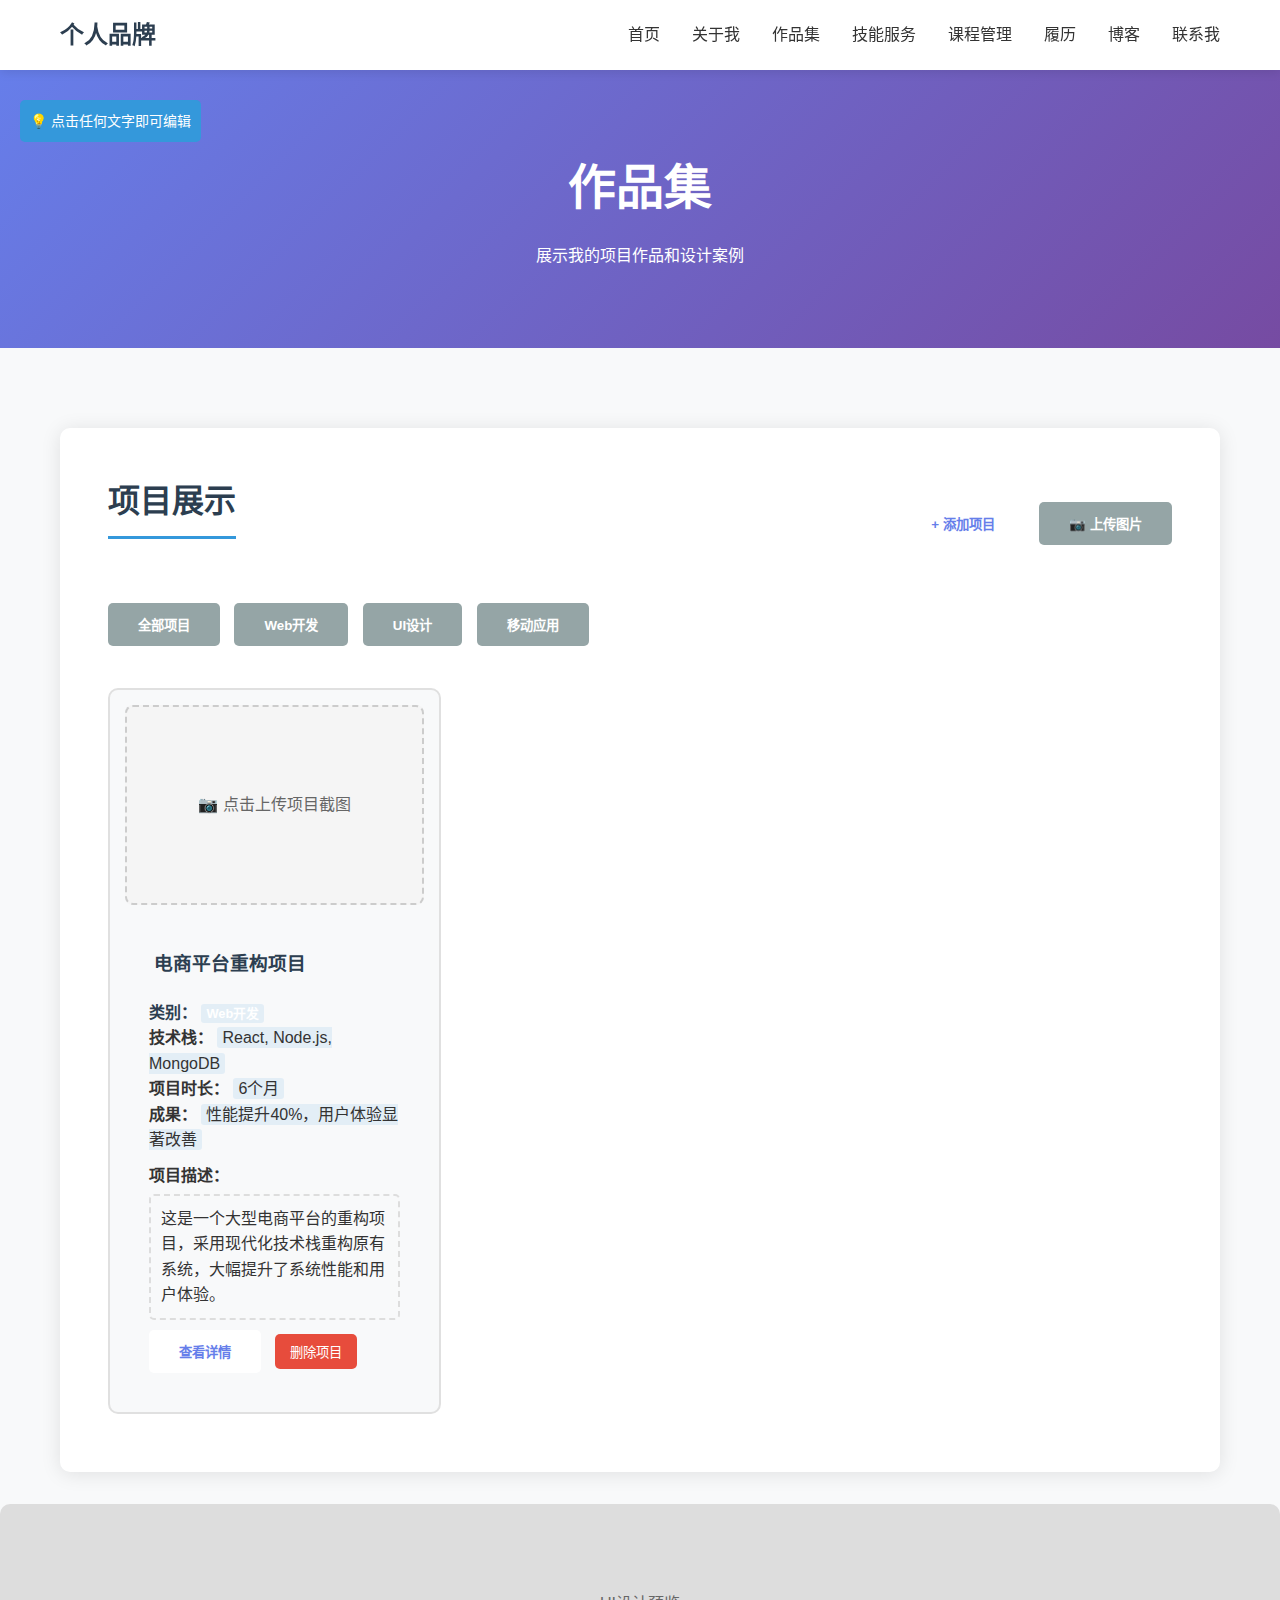
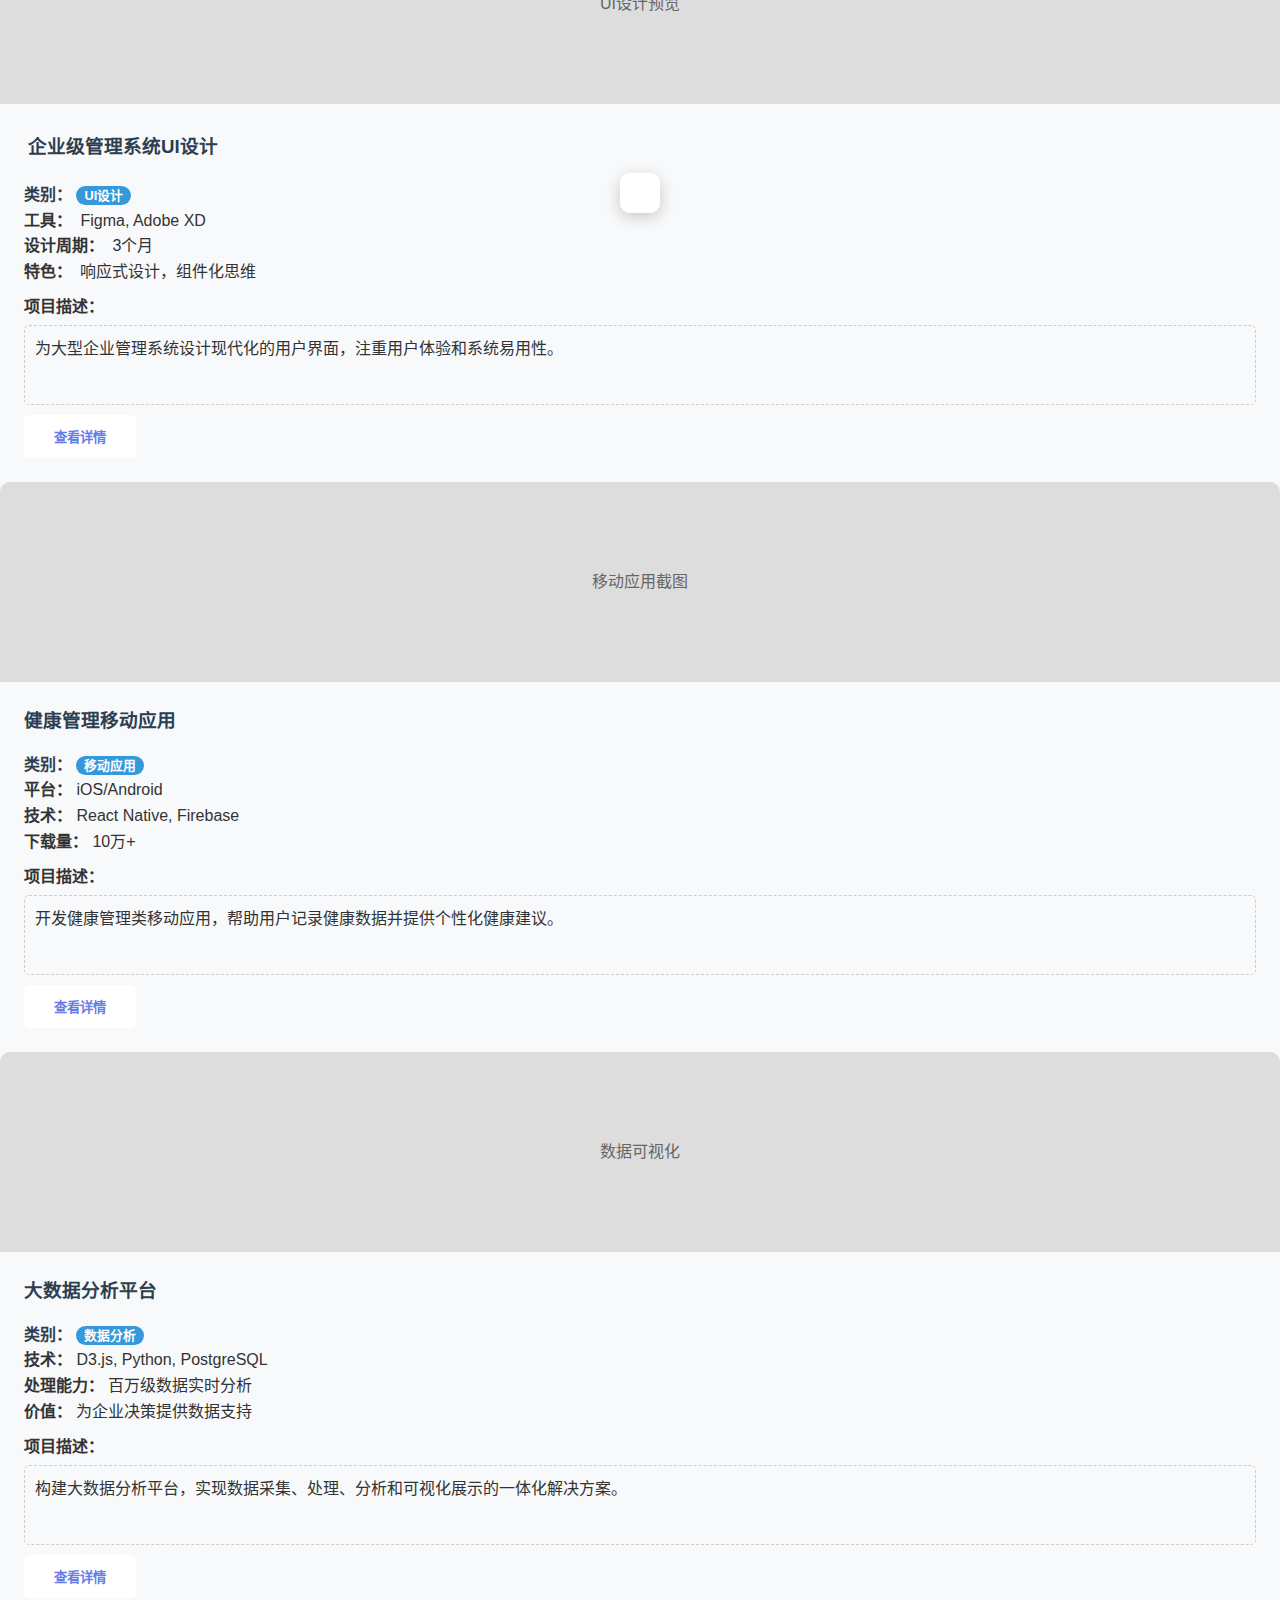
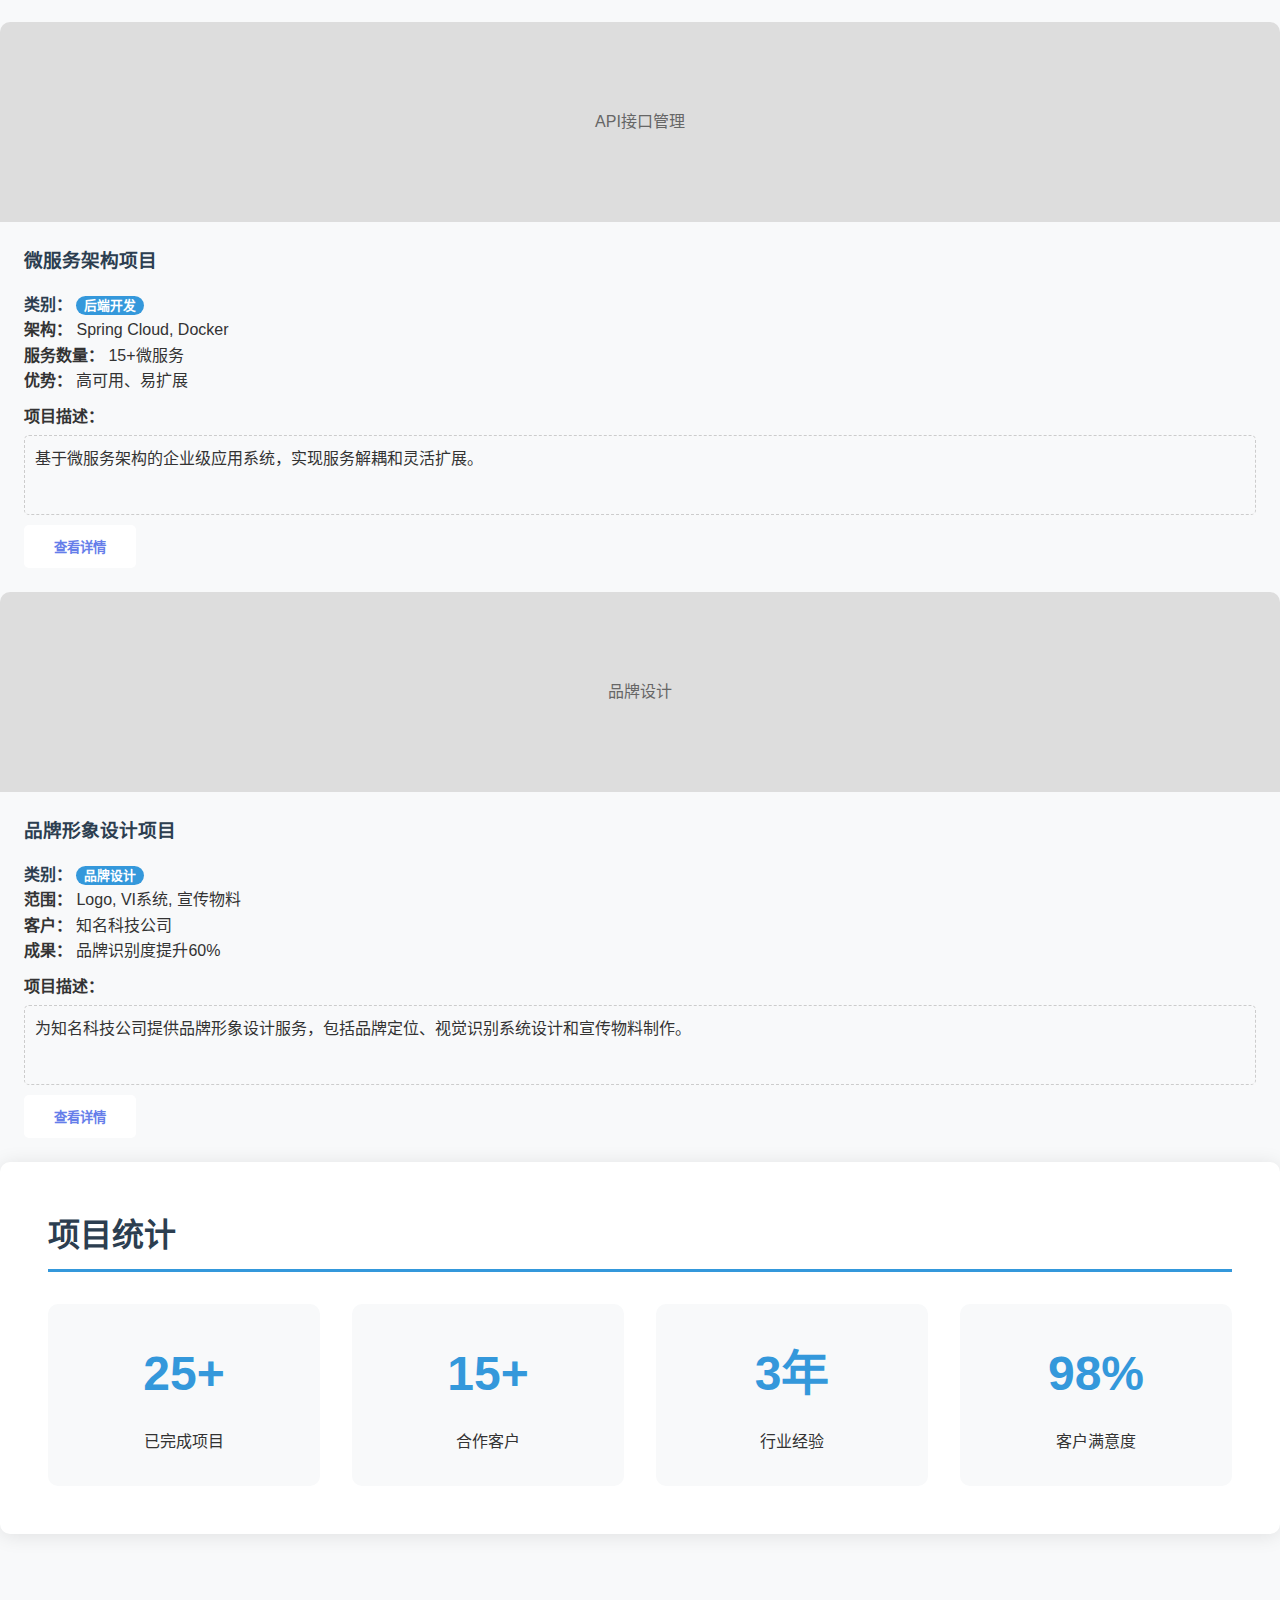
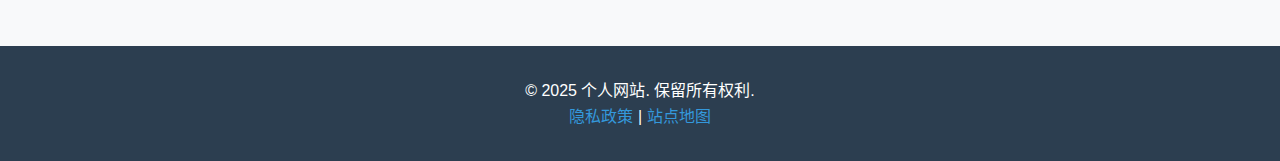
<file: portfolio.html>
<!DOCTYPE html>
<html lang="zh-CN">
<head>
    <meta charset="UTF-8">
    <meta name="viewport" content="width=device-width, initial-scale=1.0">
    <title>作品集 - 个人网站</title>
    <link rel="stylesheet" href="styles.css">
</head>
<body>
    <!-- 导航栏 -->
    <nav class="navbar">
        <div class="nav-container">
            <div class="nav-logo">
                <h2>个人品牌</h2>
            </div>
            <ul class="nav-menu">
                <li><a href="index.html">首页</a></li>
                <li><a href="about.html">关于我</a></li>
                <li><a href="portfolio.html" class="active">作品集</a></li>
                <li><a href="skills.html">技能服务</a></li>
                <li><a href="courses.html">课程管理</a></li>
                <li><a href="resume.html">履历</a></li>
                <li><a href="blog.html">博客</a></li>
                <li><a href="contact.html">联系我</a></li>
            </ul>
        </div>
    </nav>

    <!-- 自动保存提示 -->
    <div id="autoSaveNotification" class="auto-save-notification" style="display:none;">
        ✅ 内容已自动保存
    </div>

    <!-- 简单编辑提示 -->
    <div style="position: fixed; top: 100px; left: 20px; background: #3498db; color: white; padding: 10px; border-radius: 5px; font-size: 14px; z-index: 1000;">
        💡 点击任何文字即可编辑
    </div>

    <!-- 页面头部 -->
    <header class="page-header">
        <h1 onclick="makeEditable(this)">作品集</h1>
        <p onclick="makeEditable(this)">展示我的项目作品和设计案例</p>
    </header>

    <!-- 主要内容 -->
    <main class="page-content">
        <div class="container">
            <!-- 项目展示 -->
            <section class="section">
                <div style="display: flex; justify-content: space-between; align-items: center; margin-bottom: 2rem;">
                    <h2 onclick="makeEditable(this)">项目展示</h2>
                    <div>
                        <button onclick="addNewProject()" class="btn btn-primary" style="margin-right: 10px;">+ 添加项目</button>
                        <button onclick="showUploadHelp()" class="btn btn-secondary">📷 上传图片</button>
                    </div>
                </div>
                
                <!-- 上传帮助提示 -->
                <div id="uploadHelp" style="display: none; background: #e8f5e8; border: 2px solid #27ae60; border-radius: 8px; padding: 15px; margin-bottom: 20px;">
                    <h4>📷 图片上传指南</h4>
                    <ol style="margin: 10px 0; padding-left: 20px;">
                        <li>点击任意项目卡片中的灰色图片区域</li>
                        <li>选择您的项目截图文件</li>
                        <li>图片会自动显示并保存</li>
                        <li>支持 JPG、PNG、GIF 格式</li>
                    </ol>
                    <button onclick="hideUploadHelp()" style="background: #27ae60; color: white; border: none; padding: 5px 15px; border-radius: 5px; cursor: pointer;">知道了</button>
                </div>
                
                <!-- 项目筛选 -->
                <div style="margin-bottom: 2rem;">
                    <button onclick="makeEditable(this)" class="btn btn-secondary" style="margin-right: 10px;">全部项目</button>
                    <button onclick="makeEditable(this)" class="btn btn-secondary" style="margin-right: 10px;">Web开发</button>
                    <button onclick="makeEditable(this)" class="btn btn-secondary" style="margin-right: 10px;">UI设计</button>
                    <button onclick="makeEditable(this)" class="btn btn-secondary">移动应用</button>
                </div>

                <!-- 作品网格 -->
                <div class="portfolio-grid" id="portfolioGrid">
                    <!-- 项目1 - 简化可编辑版本 -->
                    <div class="portfolio-item" data-project-id="1" style="position: relative; z-index: 1; border: 2px solid #e0e0e0; border-radius: 10px; padding: 15px; margin: 10px 0;">
                        <div class="portfolio-image" style="position: relative; width: 100%; height: 200px; background: #f5f5f5; border: 2px dashed #ccc; border-radius: 8px; display: flex; align-items: center; justify-content: center; cursor: pointer;" onclick="uploadImage(this)">
                            <span id="imageText1">📷 点击上传项目截图</span>
                            <input type="file" accept="image/*" onchange="handleImageUpload(event, 1)" style="display: none;" id="upload1">
                        </div>
                        <div class="portfolio-content" style="margin-top: 15px;">
                            <h3 onclick="makeEditable(this)" style="cursor: pointer; padding: 5px; border-radius: 3px;">电商平台重构项目</h3>
                            <p><strong>类别：</strong> <span onclick="makeEditable(this)" style="cursor: pointer; background: rgba(52,152,219,0.1); padding: 2px 5px; border-radius: 3px;">Web开发</span></p>
                            <p><strong>技术栈：</strong> <span onclick="makeEditable(this)" style="cursor: pointer; background: rgba(52,152,219,0.1); padding: 2px 5px; border-radius: 3px;">React, Node.js, MongoDB</span></p>
                            <p><strong>项目时长：</strong> <span onclick="makeEditable(this)" style="cursor: pointer; background: rgba(52,152,219,0.1); padding: 2px 5px; border-radius: 3px;">6个月</span></p>
                            <p><strong>成果：</strong> <span onclick="makeEditable(this)" style="cursor: pointer; background: rgba(52,152,219,0.1); padding: 2px 5px; border-radius: 3px;">性能提升40%，用户体验显著改善</span></p>
                            <div class="project-description" style="margin-top: 10px;">
                                <strong>项目描述：</strong>
                                <div onclick="makeEditable(this)" style="border: 2px dashed #ddd; padding: 10px; border-radius: 5px; margin-top: 5px; min-height: 80px; cursor: pointer;">这是一个大型电商平台的重构项目，采用现代化技术栈重构原有系统，大幅提升了系统性能和用户体验。</div>
                            </div>
                            <button class="btn btn-primary" onclick="showProjectDetails(1)" style="margin-top: 10px;">查看详情</button>
                            <button onclick="deleteProject(1)" style="background: #e74c3c; color: white; border: none; padding: 8px 15px; border-radius: 5px; margin-left: 10px; cursor: pointer;">删除项目</button>
                        </div>
                    </div>
                            <div class="project-details-modal" style="display: none; position: fixed; top: 50%; left: 50%; transform: translate(-50%, -50%); background: white; padding: 2rem; border-radius: 10px; box-shadow: 0 4px 20px rgba(0,0,0,0.2); z-index: 10000; max-width: 800px; width: 90%; max-height: 80vh; overflow-y: auto;">
                                <div class="modal-header" style="display: flex; justify-content: space-between; align-items: center; margin-bottom: 1rem;">
                                    <h3 class="modal-title editable-text">项目详情</h3>
                                    <button class="close-modal" style="background: none; border: none; font-size: 1.5rem; cursor: pointer;">×</button>
                                </div>
                                <div class="modal-content">
                                    <div class="detail-section">
                                        <h4 class="editable-text">项目简介</h4>
                                        <p class="editable-text" style="line-height: 1.6;">开发健康管理类移动应用，帮助用户记录健康数据、监测健康状况并提供个性化健康建议。支持iOS和Android平台，累计下载量超过10万。</p>
                                    </div>
                                    <div class="detail-section">
                                        <h4 class="editable-text">技术特点</h4>
                                        <ul class="editable-text">
                                            <li>采用React Native实现跨平台开发，提高开发效率</li>
                                            <li>Firebase后端服务支持实时数据同步</li>
                                            <li>集成Apple HealthKit和Google Fit健康数据</li>
                                            <li>AI算法提供个性化健康分析和建议</li>
                                            <li>离线功能支持，数据自动同步</li>
                                        </ul>
                                    </div>
                                    <div class="detail-section">
                                        <h4 class="editable-text">项目成果</h4>
                                        <ul class="editable-text">
                                            <li>App Store和Google Play评分均在4.8分以上</li>
                                            <li>用户日均使用时长达到25分钟</li>
                                            <li>帮助用户平均每日步数增加3000步</li>
                                            <li>健康提醒功能用户满意度达到96%</li>
                                        </ul>
                                    </div>
                                    <div class="detail-section">
                                        <h4 class="editable-text">用户反馈</h4>
                                        <p class="editable-text" style="line-height: 1.6;">"这款健康管理应用改变了我的生活方式，每天提醒我运动和记录饮食，还能看到自己健康数据的趋势变化，非常实用！"</p>
                                        <p class="editable-text" style="color: #666; font-style: italic; margin-top: 0.5rem;">—— 普通用户张先生</p>
                                    </div>
                                    <div class="detail-section">
                                        <h4 class="editable-text">项目亮点</h4>
                                        <ul class="editable-text">
                                            <li>智能健康数据分析，提供个性化建议</li>
                                            <li>美观易用的界面设计，操作简单直观</li>
                                            <li>严格的数据隐私保护，符合医疗行业标准</li>
                                            <li>多语言支持，面向全球用户</li>
                                        </ul>
                                    </div>
                                </div>
                            </div>
                        </div>
                    </div>

                    <!-- 项目2 - 点击可编辑版本 -->
                    <div class="portfolio-item" data-project-id="2" style="position: relative; z-index: 1;">
                        <div class="portfolio-image">
                            <span class="editable-text project-image-placeholder">UI设计预览</span>
                            <div class="project-image-upload">
                                <input type="file" accept="image/*" class="image-upload-input" style="display: none;">
                            </div>
                            <div class="project-actions" style="position: absolute; top: 10px; right: 10px;">
                                <button class="btn-delete-project" style="background: rgba(231,76,60,0.8); color: white; border: none; padding: 5px; border-radius: 3px; cursor: pointer;">🗑️</button>
                            </div>
                        </div>
                        <div class="portfolio-content">
                            <h3 class="editable-text">企业级管理系统UI设计</h3>
                            <p><strong>类别：</strong> <span class="editable-text">UI设计</span></p>
                            <p><strong>工具：</strong> <span class="editable-text">Figma, Adobe XD</span></p>
                            <p><strong>设计周期：</strong> <span class="editable-text">3个月</span></p>
                            <p><strong>特色：</strong> <span class="editable-text">响应式设计，组件化思维</span></p>
                            <div class="project-description" style="margin-top: 10px;">
                                <strong>项目描述：</strong>
                                <div class="editable-text project-desc" style="border: 1px dashed #ccc; padding: 10px; border-radius: 5px; margin-top: 5px; min-height: 80px;">为大型企业管理系统设计现代化的用户界面，注重用户体验和系统易用性。</div>
                            </div>
                            <button class="btn btn-primary view-details" style="margin-top: 10px;">查看详情</button>
                            <div class="project-details-modal" style="display: none; position: fixed; top: 50%; left: 50%; transform: translate(-50%, -50%); background: white; padding: 2rem; border-radius: 10px; box-shadow: 0 4px 20px rgba(0,0,0,0.2); z-index: 10000; max-width: 800px; width: 90%; max-height: 80vh; overflow-y: auto;">
                                <div class="modal-header" style="display: flex; justify-content: space-between; align-items: center; margin-bottom: 1rem;">
                                    <h3 class="modal-title editable-text">项目详情</h3>
                                    <button class="close-modal" style="background: none; border: none; font-size: 1.5rem; cursor: pointer;">×</button>
                                </div>
                                <div class="modal-content">
                                    <div class="detail-section">
                                        <h4 class="editable-text">项目简介</h4>
                                        <p class="editable-text" style="line-height: 1.6;">开发健康管理类移动应用，帮助用户记录健康数据、监测健康状况并提供个性化健康建议。支持iOS和Android平台，累计下载量超过10万。</p>
                                    </div>
                                    <div class="detail-section">
                                        <h4 class="editable-text">技术特点</h4>
                                        <ul class="editable-text">
                                            <li>采用React Native实现跨平台开发，提高开发效率</li>
                                            <li>Firebase后端服务支持实时数据同步</li>
                                            <li>集成Apple HealthKit和Google Fit健康数据</li>
                                            <li>AI算法提供个性化健康分析和建议</li>
                                            <li>离线功能支持，数据自动同步</li>
                                        </ul>
                                    </div>
                                    <div class="detail-section">
                                        <h4 class="editable-text">项目成果</h4>
                                        <ul class="editable-text">
                                            <li>App Store和Google Play评分均在4.8分以上</li>
                                            <li>用户日均使用时长达到25分钟</li>
                                            <li>帮助用户平均每日步数增加3000步</li>
                                            <li>健康提醒功能用户满意度达到96%</li>
                                        </ul>
                                    </div>
                                    <div class="detail-section">
                                        <h4 class="editable-text">用户反馈</h4>
                                        <p class="editable-text" style="line-height: 1.6;">"这款健康管理应用改变了我的生活方式，每天提醒我运动和记录饮食，还能看到自己健康数据的趋势变化，非常实用！"</p>
                                        <p class="editable-text" style="color: #666; font-style: italic; margin-top: 0.5rem;">—— 普通用户张先生</p>
                                    </div>
                                    <div class="detail-section">
                                        <h4 class="editable-text">项目亮点</h4>
                                        <ul class="editable-text">
                                            <li>智能健康数据分析，提供个性化建议</li>
                                            <li>美观易用的界面设计，操作简单直观</li>
                                            <li>严格的数据隐私保护，符合医疗行业标准</li>
                                            <li>多语言支持，面向全球用户</li>
                                        </ul>
                                    </div>
                                </div>
                            </div>
                        </div>
                    </div>

                    <!-- 项目3 - 可编辑版本 -->
                    <div class="portfolio-item" data-project-id="3">
                        <div class="portfolio-image">
                            <span contenteditable="false">移动应用截图</span>
                            <div class="project-image-upload" style="display: none;">
                                <input type="file" accept="image/*" class="image-upload-input" style="display: none;">
                                <button class="btn-upload-image" style="background: rgba(0,0,0,0.7); color: white; border: none; padding: 5px 10px; border-radius: 3px; cursor: pointer;">上传图片</button>
                            </div>
                            <div class="project-actions" style="display: none; position: absolute; top: 10px; right: 10px;">
                                <button class="btn-edit-image" style="background: rgba(0,0,0,0.5); color: white; border: none; padding: 5px; border-radius: 3px; margin-right: 5px; cursor: pointer;">📷</button>
                                <button class="btn-delete-project" style="background: rgba(231,76,60,0.8); color: white; border: none; padding: 5px; border-radius: 3px; cursor: pointer;">🗑️</button>
                            </div>
                        </div>
                        <div class="portfolio-content">
                            <h3 contenteditable="false">健康管理移动应用</h3>
                            <p><strong>类别：</strong> <span contenteditable="false">移动应用</span></p>
                            <p><strong>平台：</strong> <span contenteditable="false">iOS/Android</span></p>
                            <p><strong>技术：</strong> <span contenteditable="false">React Native, Firebase</span></p>
                            <p><strong>下载量：</strong> <span contenteditable="false">10万+</span></p>
                            <div class="project-description" style="margin-top: 10px;">
                                <strong>项目描述：</strong>
                                <div contenteditable="false" style="border: 1px dashed #ccc; padding: 10px; border-radius: 5px; margin-top: 5px; min-height: 80px;">开发健康管理类移动应用，帮助用户记录健康数据并提供个性化健康建议。</div>
                            </div>
                            <button class="btn btn-primary view-details" style="margin-top: 10px;">查看详情</button>
                            <div class="project-details-modal" style="display: none; position: fixed; top: 50%; left: 50%; transform: translate(-50%, -50%); background: white; padding: 2rem; border-radius: 10px; box-shadow: 0 4px 20px rgba(0,0,0,0.2); z-index: 10000; max-width: 800px; width: 90%; max-height: 80vh; overflow-y: auto;">
                                <div class="modal-header" style="display: flex; justify-content: space-between; align-items: center; margin-bottom: 1rem;">
                                    <h3 class="modal-title editable-text">项目详情</h3>
                                    <button class="close-modal" style="background: none; border: none; font-size: 1.5rem; cursor: pointer;">×</button>
                                </div>
                                <div class="modal-content">
                                    <div class="detail-section">
                                        <h4 class="editable-text">项目简介</h4>
                                        <p class="editable-text" style="line-height: 1.6;">开发健康管理类移动应用，帮助用户记录健康数据、监测健康状况并提供个性化健康建议。支持iOS和Android平台，累计下载量超过10万。</p>
                                    </div>
                                    <div class="detail-section">
                                        <h4 class="editable-text">技术特点</h4>
                                        <ul class="editable-text">
                                            <li>采用React Native实现跨平台开发，提高开发效率</li>
                                            <li>Firebase后端服务支持实时数据同步</li>
                                            <li>集成Apple HealthKit和Google Fit健康数据</li>
                                            <li>AI算法提供个性化健康分析和建议</li>
                                            <li>离线功能支持，数据自动同步</li>
                                        </ul>
                                    </div>
                                    <div class="detail-section">
                                        <h4 class="editable-text">项目成果</h4>
                                        <ul class="editable-text">
                                            <li>App Store和Google Play评分均在4.8分以上</li>
                                            <li>用户日均使用时长达到25分钟</li>
                                            <li>帮助用户平均每日步数增加3000步</li>
                                            <li>健康提醒功能用户满意度达到96%</li>
                                        </ul>
                                    </div>
                                    <div class="detail-section">
                                        <h4 class="editable-text">用户反馈</h4>
                                        <p class="editable-text" style="line-height: 1.6;">"这款健康管理应用改变了我的生活方式，每天提醒我运动和记录饮食，还能看到自己健康数据的趋势变化，非常实用！"</p>
                                        <p class="editable-text" style="color: #666; font-style: italic; margin-top: 0.5rem;">—— 普通用户张先生</p>
                                    </div>
                                    <div class="detail-section">
                                        <h4 class="editable-text">项目亮点</h4>
                                        <ul class="editable-text">
                                            <li>智能健康数据分析，提供个性化建议</li>
                                            <li>美观易用的界面设计，操作简单直观</li>
                                            <li>严格的数据隐私保护，符合医疗行业标准</li>
                                            <li>多语言支持，面向全球用户</li>
                                        </ul>
                                    </div>
                                </div>
                            </div>
                        </div>
                    </div>

                    <!-- 项目4 - 可编辑版本 -->
                    <div class="portfolio-item" data-project-id="4">
                        <div class="portfolio-image">
                            <span contenteditable="false">数据可视化</span>
                            <div class="project-image-upload" style="display: none;">
                                <input type="file" accept="image/*" class="image-upload-input" style="display: none;">
                                <button class="btn-upload-image" style="background: rgba(0,0,0,0.7); color: white; border: none; padding: 5px 10px; border-radius: 3px; cursor: pointer;">上传图片</button>
                            </div>
                            <div class="project-actions" style="display: none; position: absolute; top: 10px; right: 10px;">
                                <button class="btn-edit-image" style="background: rgba(0,0,0,0.5); color: white; border: none; padding: 5px; border-radius: 3px; margin-right: 5px; cursor: pointer;">📷</button>
                                <button class="btn-delete-project" style="background: rgba(231,76,60,0.8); color: white; border: none; padding: 5px; border-radius: 3px; cursor: pointer;">🗑️</button>
                            </div>
                        </div>
                        <div class="portfolio-content">
                            <h3 contenteditable="false">大数据分析平台</h3>
                            <p><strong>类别：</strong> <span contenteditable="false">数据分析</span></p>
                            <p><strong>技术：</strong> <span contenteditable="false">D3.js, Python, PostgreSQL</span></p>
                            <p><strong>处理能力：</strong> <span contenteditable="false">百万级数据实时分析</span></p>
                            <p><strong>价值：</strong> <span contenteditable="false">为企业决策提供数据支持</span></p>
                            <div class="project-description" style="margin-top: 10px;">
                                <strong>项目描述：</strong>
                                <div contenteditable="false" style="border: 1px dashed #ccc; padding: 10px; border-radius: 5px; margin-top: 5px; min-height: 80px;">构建大数据分析平台，实现数据采集、处理、分析和可视化展示的一体化解决方案。</div>
                            </div>
                            <button class="btn btn-primary view-details" style="margin-top: 10px;">查看详情</button>
                            <div class="project-details-modal" style="display: none; position: fixed; top: 50%; left: 50%; transform: translate(-50%, -50%); background: white; padding: 2rem; border-radius: 10px; box-shadow: 0 4px 20px rgba(0,0,0,0.2); z-index: 10000; max-width: 800px; width: 90%; max-height: 80vh; overflow-y: auto;">
                                <div class="modal-header" style="display: flex; justify-content: space-between; align-items: center; margin-bottom: 1rem;">
                                    <h3 class="modal-title editable-text">项目详情</h3>
                                    <button class="close-modal" style="background: none; border: none; font-size: 1.5rem; cursor: pointer;">×</button>
                                </div>
                                <div class="modal-content">
                                    <div class="detail-section">
                                        <h4 class="editable-text">项目简介</h4>
                                        <p class="editable-text" style="line-height: 1.6;">开发健康管理类移动应用，帮助用户记录健康数据、监测健康状况并提供个性化健康建议。支持iOS和Android平台，累计下载量超过10万。</p>
                                    </div>
                                    <div class="detail-section">
                                        <h4 class="editable-text">技术特点</h4>
                                        <ul class="editable-text">
                                            <li>采用React Native实现跨平台开发，提高开发效率</li>
                                            <li>Firebase后端服务支持实时数据同步</li>
                                            <li>集成Apple HealthKit和Google Fit健康数据</li>
                                            <li>AI算法提供个性化健康分析和建议</li>
                                            <li>离线功能支持，数据自动同步</li>
                                        </ul>
                                    </div>
                                    <div class="detail-section">
                                        <h4 class="editable-text">项目成果</h4>
                                        <ul class="editable-text">
                                            <li>App Store和Google Play评分均在4.8分以上</li>
                                            <li>用户日均使用时长达到25分钟</li>
                                            <li>帮助用户平均每日步数增加3000步</li>
                                            <li>健康提醒功能用户满意度达到96%</li>
                                        </ul>
                                    </div>
                                    <div class="detail-section">
                                        <h4 class="editable-text">用户反馈</h4>
                                        <p class="editable-text" style="line-height: 1.6;">"这款健康管理应用改变了我的生活方式，每天提醒我运动和记录饮食，还能看到自己健康数据的趋势变化，非常实用！"</p>
                                        <p class="editable-text" style="color: #666; font-style: italic; margin-top: 0.5rem;">—— 普通用户张先生</p>
                                    </div>
                                    <div class="detail-section">
                                        <h4 class="editable-text">项目亮点</h4>
                                        <ul class="editable-text">
                                            <li>智能健康数据分析，提供个性化建议</li>
                                            <li>美观易用的界面设计，操作简单直观</li>
                                            <li>严格的数据隐私保护，符合医疗行业标准</li>
                                            <li>多语言支持，面向全球用户</li>
                                        </ul>
                                    </div>
                                </div>
                            </div>
                        </div>
                    </div>

                    <!-- 项目5 - 可编辑版本 -->
                    <div class="portfolio-item" data-project-id="5">
                        <div class="portfolio-image">
                            <span contenteditable="false">API接口管理</span>
                            <div class="project-image-upload" style="display: none;">
                                <input type="file" accept="image/*" class="image-upload-input" style="display: none;">
                                <button class="btn-upload-image" style="background: rgba(0,0,0,0.7); color: white; border: none; padding: 5px 10px; border-radius: 3px; cursor: pointer;">上传图片</button>
                            </div>
                            <div class="project-actions" style="display: none; position: absolute; top: 10px; right: 10px;">
                                <button class="btn-edit-image" style="background: rgba(0,0,0,0.5); color: white; border: none; padding: 5px; border-radius: 3px; margin-right: 5px; cursor: pointer;">📷</button>
                                <button class="btn-delete-project" style="background: rgba(231,76,60,0.8); color: white; border: none; padding: 5px; border-radius: 3px; cursor: pointer;">🗑️</button>
                            </div>
                        </div>
                        <div class="portfolio-content">
                            <h3 contenteditable="false">微服务架构项目</h3>
                            <p><strong>类别：</strong> <span contenteditable="false">后端开发</span></p>
                            <p><strong>架构：</strong> <span contenteditable="false">Spring Cloud, Docker</span></p>
                            <p><strong>服务数量：</strong> <span contenteditable="false">15+微服务</span></p>
                            <p><strong>优势：</strong> <span contenteditable="false">高可用、易扩展</span></p>
                            <div class="project-description" style="margin-top: 10px;">
                                <strong>项目描述：</strong>
                                <div contenteditable="false" style="border: 1px dashed #ccc; padding: 10px; border-radius: 5px; margin-top: 5px; min-height: 80px;">基于微服务架构的企业级应用系统，实现服务解耦和灵活扩展。</div>
                            </div>
                            <button class="btn btn-primary view-details" style="margin-top: 10px;">查看详情</button>
                            <div class="project-details-modal" style="display: none; position: fixed; top: 50%; left: 50%; transform: translate(-50%, -50%); background: white; padding: 2rem; border-radius: 10px; box-shadow: 0 4px 20px rgba(0,0,0,0.2); z-index: 10000; max-width: 800px; width: 90%; max-height: 80vh; overflow-y: auto;">
                                <div class="modal-header" style="display: flex; justify-content: space-between; align-items: center; margin-bottom: 1rem;">
                                    <h3 class="modal-title editable-text">项目详情</h3>
                                    <button class="close-modal" style="background: none; border: none; font-size: 1.5rem; cursor: pointer;">×</button>
                                </div>
                                <div class="modal-content">
                                    <div class="detail-section">
                                        <h4 class="editable-text">项目简介</h4>
                                        <p class="editable-text" style="line-height: 1.6;">开发健康管理类移动应用，帮助用户记录健康数据、监测健康状况并提供个性化健康建议。支持iOS和Android平台，累计下载量超过10万。</p>
                                    </div>
                                    <div class="detail-section">
                                        <h4 class="editable-text">技术特点</h4>
                                        <ul class="editable-text">
                                            <li>采用React Native实现跨平台开发，提高开发效率</li>
                                            <li>Firebase后端服务支持实时数据同步</li>
                                            <li>集成Apple HealthKit和Google Fit健康数据</li>
                                            <li>AI算法提供个性化健康分析和建议</li>
                                            <li>离线功能支持，数据自动同步</li>
                                        </ul>
                                    </div>
                                    <div class="detail-section">
                                        <h4 class="editable-text">项目成果</h4>
                                        <ul class="editable-text">
                                            <li>App Store和Google Play评分均在4.8分以上</li>
                                            <li>用户日均使用时长达到25分钟</li>
                                            <li>帮助用户平均每日步数增加3000步</li>
                                            <li>健康提醒功能用户满意度达到96%</li>
                                        </ul>
                                    </div>
                                    <div class="detail-section">
                                        <h4 class="editable-text">用户反馈</h4>
                                        <p class="editable-text" style="line-height: 1.6;">"这款健康管理应用改变了我的生活方式，每天提醒我运动和记录饮食，还能看到自己健康数据的趋势变化，非常实用！"</p>
                                        <p class="editable-text" style="color: #666; font-style: italic; margin-top: 0.5rem;">—— 普通用户张先生</p>
                                    </div>
                                    <div class="detail-section">
                                        <h4 class="editable-text">项目亮点</h4>
                                        <ul class="editable-text">
                                            <li>智能健康数据分析，提供个性化建议</li>
                                            <li>美观易用的界面设计，操作简单直观</li>
                                            <li>严格的数据隐私保护，符合医疗行业标准</li>
                                            <li>多语言支持，面向全球用户</li>
                                        </ul>
                                    </div>
                                </div>
                            </div>
                        </div>
                    </div>

                    <!-- 项目6 - 可编辑版本 -->
                    <div class="portfolio-item" data-project-id="6">
                        <div class="portfolio-image">
                            <span contenteditable="false">品牌设计</span>
                            <div class="project-image-upload" style="display: none;">
                                <input type="file" accept="image/*" class="image-upload-input" style="display: none;">
                                <button class="btn-upload-image" style="background: rgba(0,0,0,0.7); color: white; border: none; padding: 5px 10px; border-radius: 3px; cursor: pointer;">上传图片</button>
                            </div>
                            <div class="project-actions" style="display: none; position: absolute; top: 10px; right: 10px;">
                                <button class="btn-edit-image" style="background: rgba(0,0,0,0.5); color: white; border: none; padding: 5px; border-radius: 3px; margin-right: 5px; cursor: pointer;">📷</button>
                                <button class="btn-delete-project" style="background: rgba(231,76,60,0.8); color: white; border: none; padding: 5px; border-radius: 3px; cursor: pointer;">🗑️</button>
                            </div>
                        </div>
                        <div class="portfolio-content">
                            <h3 contenteditable="false">品牌形象设计项目</h3>
                            <p><strong>类别：</strong> <span contenteditable="false">品牌设计</span></p>
                            <p><strong>范围：</strong> <span contenteditable="false">Logo, VI系统, 宣传物料</span></p>
                            <p><strong>客户：</strong> <span contenteditable="false">知名科技公司</span></p>
                            <p><strong>成果：</strong> <span contenteditable="false">品牌识别度提升60%</span></p>
                            <div class="project-description" style="margin-top: 10px;">
                                <strong>项目描述：</strong>
                                <div contenteditable="false" style="border: 1px dashed #ccc; padding: 10px; border-radius: 5px; margin-top: 5px; min-height: 80px;">为知名科技公司提供品牌形象设计服务，包括品牌定位、视觉识别系统设计和宣传物料制作。</div>
                            </div>
                            <button class="btn btn-primary view-details" style="margin-top: 10px;">查看详情</button>
                            <div class="project-details-modal" style="display: none; position: fixed; top: 50%; left: 50%; transform: translate(-50%, -50%); background: white; padding: 2rem; border-radius: 10px; box-shadow: 0 4px 20px rgba(0,0,0,0.2); z-index: 10000; max-width: 800px; width: 90%; max-height: 80vh; overflow-y: auto;">
                                <div class="modal-header" style="display: flex; justify-content: space-between; align-items: center; margin-bottom: 1rem;">
                                    <h3 class="modal-title editable-text">项目详情</h3>
                                    <button class="close-modal" style="background: none; border: none; font-size: 1.5rem; cursor: pointer;">×</button>
                                </div>
                                <div class="modal-content">
                                    <div class="detail-section">
                                        <h4 class="editable-text">项目简介</h4>
                                        <p class="editable-text" style="line-height: 1.6;">开发健康管理类移动应用，帮助用户记录健康数据、监测健康状况并提供个性化健康建议。支持iOS和Android平台，累计下载量超过10万。</p>
                                    </div>
                                    <div class="detail-section">
                                        <h4 class="editable-text">技术特点</h4>
                                        <ul class="editable-text">
                                            <li>采用React Native实现跨平台开发，提高开发效率</li>
                                            <li>Firebase后端服务支持实时数据同步</li>
                                            <li>集成Apple HealthKit和Google Fit健康数据</li>
                                            <li>AI算法提供个性化健康分析和建议</li>
                                            <li>离线功能支持，数据自动同步</li>
                                        </ul>
                                    </div>
                                    <div class="detail-section">
                                        <h4 class="editable-text">项目成果</h4>
                                        <ul class="editable-text">
                                            <li>App Store和Google Play评分均在4.8分以上</li>
                                            <li>用户日均使用时长达到25分钟</li>
                                            <li>帮助用户平均每日步数增加3000步</li>
                                            <li>健康提醒功能用户满意度达到96%</li>
                                        </ul>
                                    </div>
                                    <div class="detail-section">
                                        <h4 class="editable-text">用户反馈</h4>
                                        <p class="editable-text" style="line-height: 1.6;">"这款健康管理应用改变了我的生活方式，每天提醒我运动和记录饮食，还能看到自己健康数据的趋势变化，非常实用！"</p>
                                        <p class="editable-text" style="color: #666; font-style: italic; margin-top: 0.5rem;">—— 普通用户张先生</p>
                                    </div>
                                    <div class="detail-section">
                                        <h4 class="editable-text">项目亮点</h4>
                                        <ul class="editable-text">
                                            <li>智能健康数据分析，提供个性化建议</li>
                                            <li>美观易用的界面设计，操作简单直观</li>
                                            <li>严格的数据隐私保护，符合医疗行业标准</li>
                                            <li>多语言支持，面向全球用户</li>
                                        </ul>
                                    </div>
                                </div>
                            </div>
                        </div>
                    </div>
                </div>
                
                <!-- 保存按钮 -->
                <div style="text-align: center; margin-top: 2rem; display: none;" id="savePortfolioSection">
                    <button id="savePortfolioBtn" class="btn btn-primary" style="margin-right: 10px;">保存修改</button>
                    <button id="cancelEditBtn" class="btn btn-secondary">取消编辑</button>
                </div>
            </section>

            <!-- 项目统计 -->
            <section class="section">
                <h2>项目统计</h2>
                <div class="stats-grid" style="display: grid; grid-template-columns: repeat(auto-fit, minmax(200px, 1fr)); gap: 2rem; margin-top: 2rem;">
                    <div class="stats-item" style="text-align: center; padding: 2rem; background: #f8f9fa; border-radius: 10px;">
                        <h3 contenteditable="false" style="font-size: 3rem; color: #3498db; margin-bottom: 1rem;">25+</h3>
                        <p contenteditable="false">已完成项目</p>
                    </div>
                    <div class="stats-item" style="text-align: center; padding: 2rem; background: #f8f9fa; border-radius: 10px;">
                        <h3 contenteditable="false" style="font-size: 3rem; color: #3498db; margin-bottom: 1rem;">15+</h3>
                        <p contenteditable="false">合作客户</p>
                    </div>
                    <div class="stats-item" style="text-align: center; padding: 2rem; background: #f8f9fa; border-radius: 10px;">
                        <h3 contenteditable="false" style="font-size: 3rem; color: #3498db; margin-bottom: 1rem;">3年</h3>
                        <p contenteditable="false">行业经验</p>
                    </div>
                    <div class="stats-item" style="text-align: center; padding: 2rem; background: #f8f9fa; border-radius: 10px;">
                        <h3 contenteditable="false" style="font-size: 3rem; color: #3498db; margin-bottom: 1rem;">98%</h3>
                        <p contenteditable="false">客户满意度</p>
                    </div>
                </div>
            </section>
        </div>
    </main>

    <!-- 页脚 -->
    <footer class="footer">
        <div class="container">
            <p>&copy; 2025 个人网站. 保留所有权利.</p>
            <p><a href="privacy.html">隐私政策</a> | <a href="sitemap.html">站点地图</a></p>
        </div>
    </footer>

    <script>
        // 简单的点击编辑功能
        function makeEditable(element) {
            if (element.contentEditable === 'true') return;
            
            const originalText = element.textContent;
            element.contentEditable = true;
            element.style.border = '2px dashed #3498db';
            element.style.background = 'rgba(52, 152, 219, 0.1)';
            element.style.padding = '5px';
            element.focus();
            
            // 选中全部文本
            const selection = window.getSelection();
            const range = document.createRange();
            range.selectNodeContents(element);
            selection.removeAllRanges();
            selection.addRange(range);
            
            // 失去焦点时保存
            function saveEdit() {
                element.contentEditable = false;
                element.style.border = 'none';
                element.style.background = 'transparent';
                element.style.padding = '0';
                
                // 保存到localStorage
                localStorage.setItem('portfolio-' + element.textContent.substring(0, 10), element.textContent);
                
                // 显示保存提示
                const notif = document.getElementById('autoSaveNotification');
                notif.style.display = 'block';
                setTimeout(() => {
                    notif.style.display = 'none';
                }, 2000);
            }
            
            element.addEventListener('blur', saveEdit, { once: true });
            element.addEventListener('keydown', function(e) {
                if (e.key === 'Enter') {
                    e.preventDefault();
                    element.blur();
                }
                if (e.key === 'Escape') {
                    element.textContent = originalText;
                    element.blur();
                }
            });
        }
        
        // 图片上传功能
        function uploadImage(element) {
            const projectId = element.nextElementSibling.id;
            document.getElementById(projectId).click();
        }
        
        // 处理图片上传
        function handleImageUpload(event, projectId) {
            const file = event.target.files[0];
            if (file && file.type.startsWith('image/')) {
                const reader = new FileReader();
                reader.onload = function(e) {
                    const imageContainer = event.target.parentElement;
                    imageContainer.innerHTML = `<img src="${e.target.result}" style="width: 100%; height: 100%; object-fit: cover; border-radius: 8px;">`;
                    imageContainer.onclick = function() {
                        document.getElementById('upload' + projectId).click();
                    };
                    
                    // 保存图片到localStorage
                    localStorage.setItem('projectImage' + projectId, e.target.result);
                    
                    // 显示成功提示
                    showSaveNotification('✅ 图片上传成功！');
                };
                reader.readAsDataURL(file);
            }
        }
        
        // 显示项目详情
        function showProjectDetails(projectId) {
            alert('项目详情功能\n\n您可以:\n• 点击任意文字进行编辑\n• 修改项目信息\n• 所有更改自动保存');
        }
        
        // 删除项目
        function deleteProject(projectId) {
            if (confirm('确定要删除这个项目吗？')) {
                const projectElement = document.querySelector('[data-project-id="' + projectId + '"]');
                if (projectElement) {
                    projectElement.remove();
                    localStorage.removeItem('projectImage' + projectId);
                    showSaveNotification('✅ 项目已删除');
                }
            }
        }
        
        // 显示上传帮助
        function showUploadHelp() {
            document.getElementById('uploadHelp').style.display = 'block';
        }
        
        // 隐藏上传帮助
        function hideUploadHelp() {
            document.getElementById('uploadHelp').style.display = 'none';
        }
        
        // 显示保存通知
        function showSaveNotification(message) {
            const notification = document.getElementById('autoSaveNotification');
            notification.textContent = message;
            notification.style.display = 'block';
            
            setTimeout(() => {
                notification.style.display = 'none';
            }, 3000);
        }
        
        // 添加新项目
        function addNewProject() {
            const portfolioGrid = document.getElementById('portfolioGrid');
            const projectId = Date.now();
            
            const newProject = document.createElement('div');
            newProject.className = 'portfolio-item';
            newProject.dataset.projectId = projectId;
            newProject.style.cssText = 'position: relative; z-index: 1; border: 2px solid #e0e0e0; border-radius: 10px; padding: 15px; margin: 10px 0;';
            
            newProject.innerHTML = `
                <div class="portfolio-image" style="position: relative; width: 100%; height: 200px; background: #f5f5f5; border: 2px dashed #ccc; border-radius: 8px; display: flex; align-items: center; justify-content: center; cursor: pointer;" onclick="uploadImage(this)">
                    <span>📷 点击上传项目截图</span>
                    <input type="file" accept="image/*" onchange="handleImageUpload(event, ${projectId})" style="display: none;" id="upload${projectId}">
                </div>
                <div class="portfolio-content" style="margin-top: 15px;">
                    <h3 onclick="makeEditable(this)" style="cursor: pointer; padding: 5px; border-radius: 3px;">新项目名称</h3>
                    <p><strong>类别：</strong> <span onclick="makeEditable(this)" style="cursor: pointer; background: rgba(52,152,219,0.1); padding: 2px 5px; border-radius: 3px;">项目类别</span></p>
                    <p><strong>技术栈：</strong> <span onclick="makeEditable(this)" style="cursor: pointer; background: rgba(52,152,219,0.1); padding: 2px 5px; border-radius: 3px;">使用技术</span></p>
                    <p><strong>项目时长：</strong> <span onclick="makeEditable(this)" style="cursor: pointer; background: rgba(52,152,219,0.1); padding: 2px 5px; border-radius: 3px;">项目周期</span></p>
                    <p><strong>成果：</strong> <span onclick="makeEditable(this)" style="cursor: pointer; background: rgba(52,152,219,0.1); padding: 2px 5px; border-radius: 3px;">项目成果</span></p>
                    <div class="project-description" style="margin-top: 10px;">
                        <strong>项目描述：</strong>
                        <div onclick="makeEditable(this)" style="border: 2px dashed #ddd; padding: 10px; border-radius: 5px; margin-top: 5px; min-height: 80px; cursor: pointer;">请添加项目详细描述...</div>
                    </div>
                    <button class="btn btn-primary" onclick="showProjectDetails(${projectId})" style="margin-top: 10px;">查看详情</button>
                    <button onclick="deleteProject(${projectId})" style="background: #e74c3c; color: white; border: none; padding: 8px 15px; border-radius: 5px; margin-left: 10px; cursor: pointer;">删除项目</button>
                </div>
            `;
            
            portfolioGrid.appendChild(newProject);
            showSaveNotification('✅ 新项目已添加！点击文字即可编辑');
        }
        
        // 页面加载时恢复保存的内容
        window.addEventListener('load', function() {
            // 恢复保存的图片
            for (let i = 0; i < localStorage.length; i++) {
                const key = localStorage.key(i);
                if (key.startsWith('projectImage')) {
                    const projectId = key.replace('projectImage', '');
                    const imageData = localStorage.getItem(key);
                    
                    // 恢复图片显示
                    const imageContainer = document.querySelector(`#upload${projectId}`)?.parentElement;
                    if (imageContainer) {
                        imageContainer.innerHTML = `<img src="${imageData}" style="width: 100%; height: 100%; object-fit: cover; border-radius: 8px;">`;
                    }
                }
            }
            
            // 显示欢迎提示
            setTimeout(() => {
                showSaveNotification('💡 点击任何文字即可编辑，点击灰色区域上传图片');
            }, 1000);
        });
    </script>
    <script src="script.js"></script>
</body>
</html>
</file>
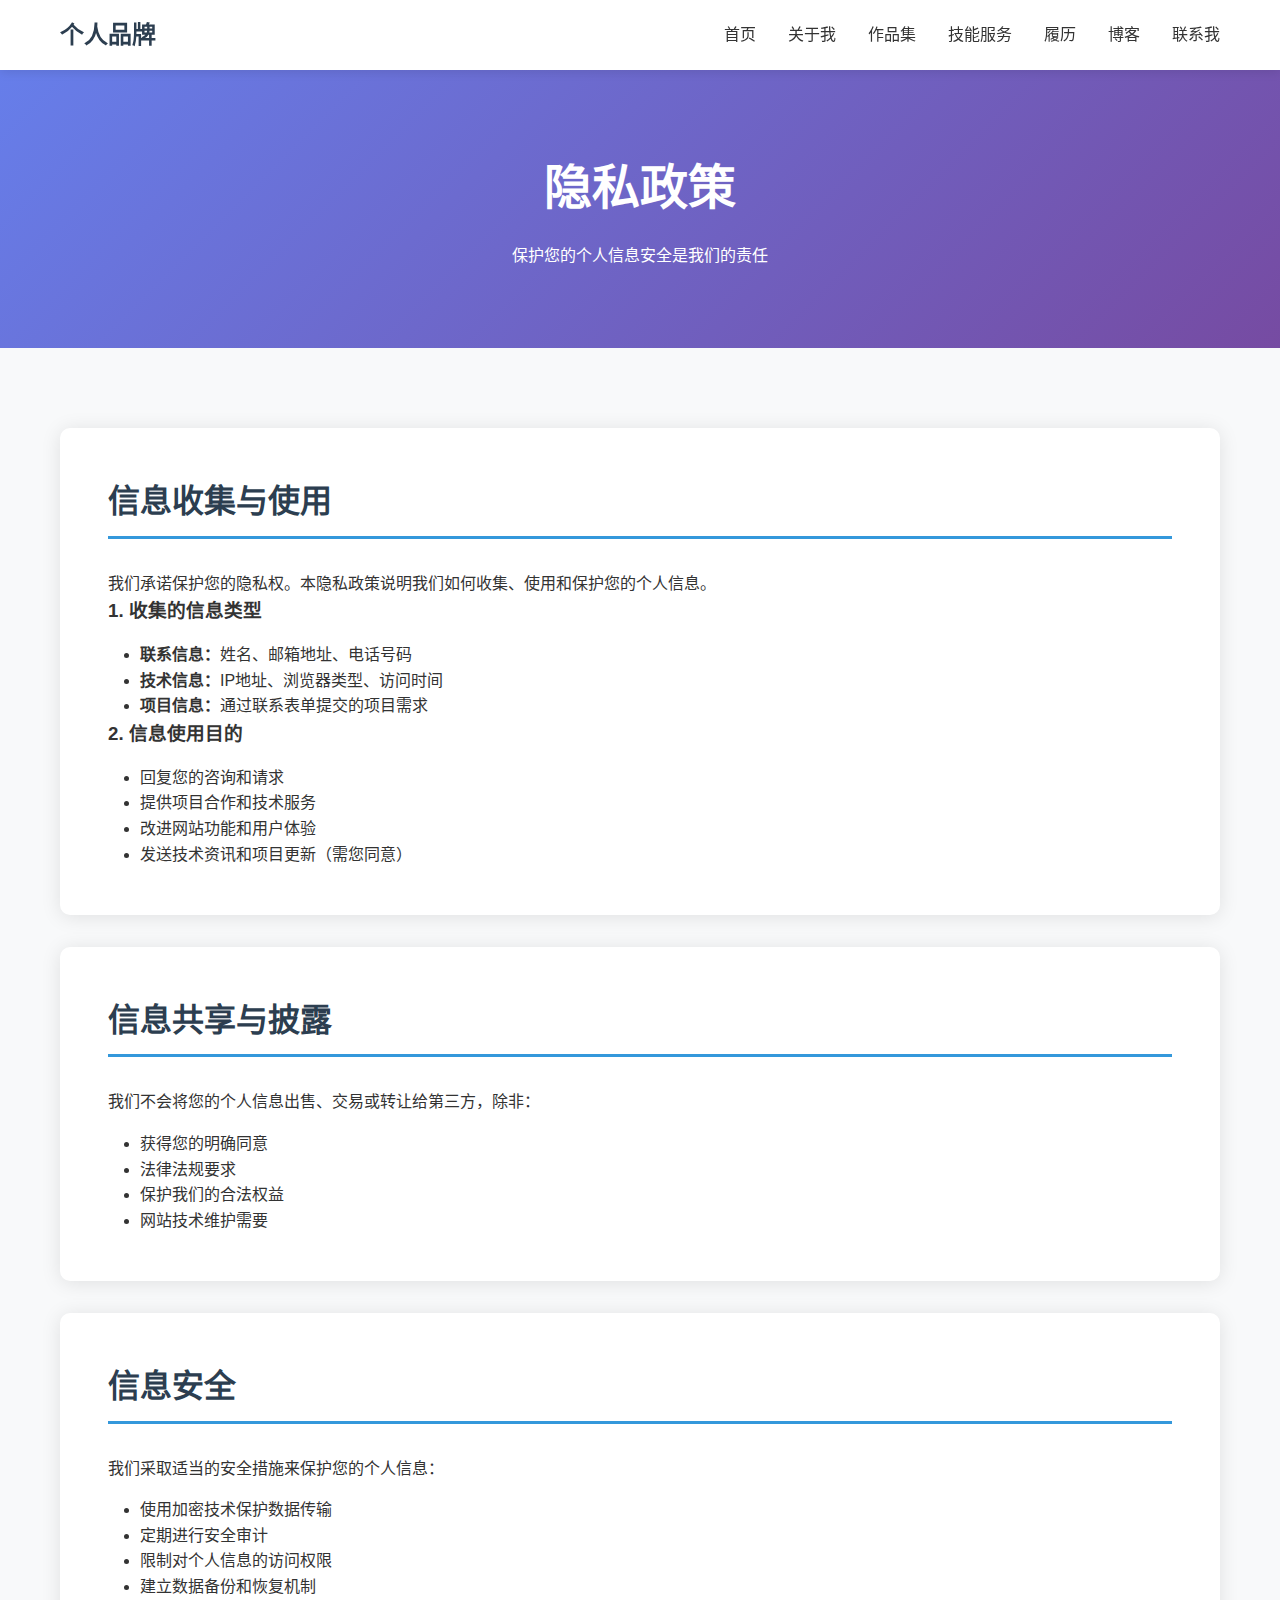
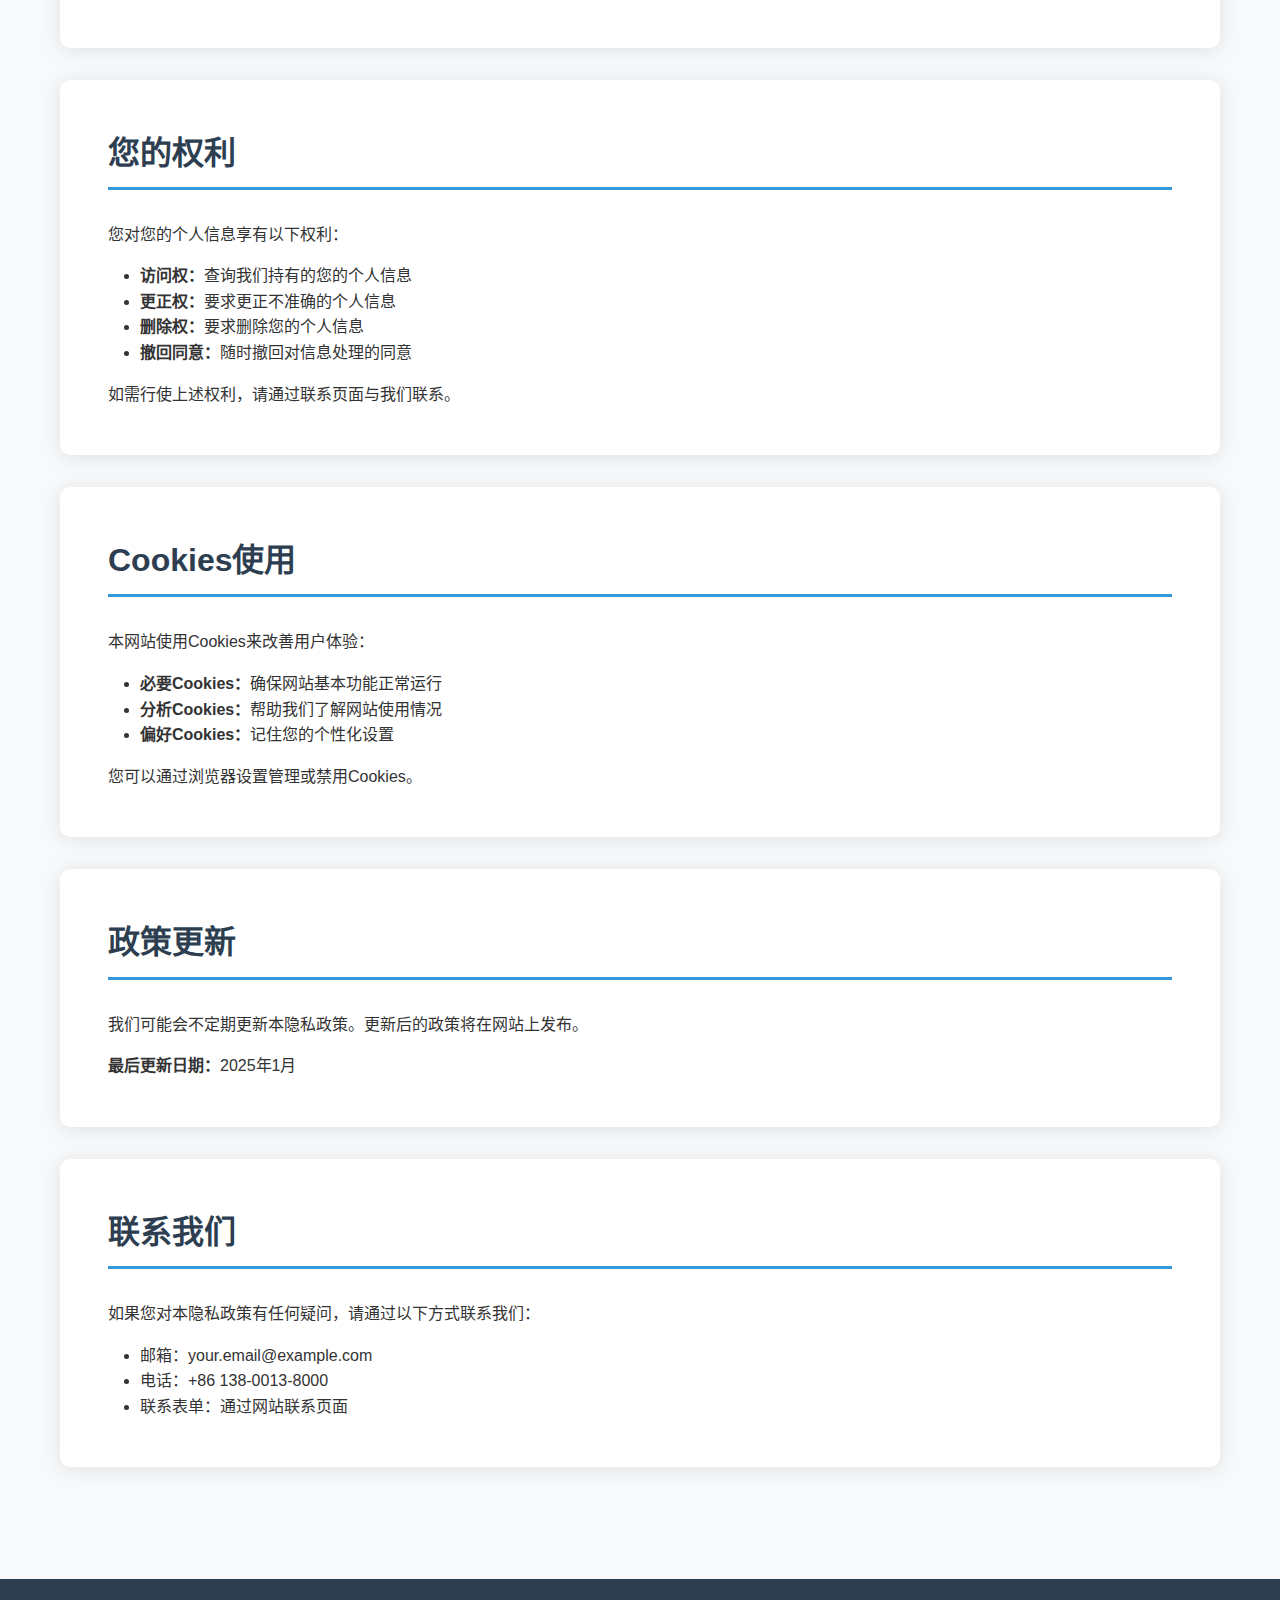
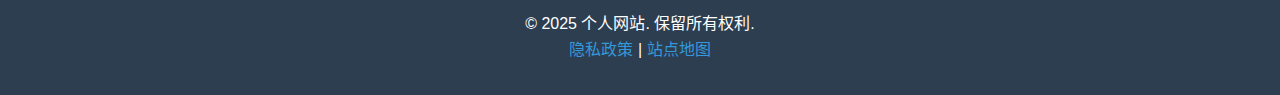
<file: privacy.html>
<!DOCTYPE html>
<html lang="zh-CN">
<head>
    <meta charset="UTF-8">
    <meta name="viewport" content="width=device-width, initial-scale=1.0">
    <title>隐私政策 - 个人网站</title>
    <link rel="stylesheet" href="styles.css">
</head>
<body>
    <!-- 导航栏 -->
    <nav class="navbar">
        <div class="nav-container">
            <div class="nav-logo">
                <h2>个人品牌</h2>
            </div>
            <ul class="nav-menu">
                <li><a href="index.html">首页</a></li>
                <li><a href="about.html">关于我</a></li>
                <li><a href="portfolio.html">作品集</a></li>
                <li><a href="skills.html">技能服务</a></li>
                <li><a href="resume.html">履历</a></li>
                <li><a href="blog.html">博客</a></li>
                <li><a href="contact.html">联系我</a></li>
            </ul>
        </div>
    </nav>

    <!-- 页面头部 -->
    <header class="page-header">
        <h1>隐私政策</h1>
        <p>保护您的个人信息安全是我们的责任</p>
    </header>

    <!-- 主要内容 -->
    <main class="page-content">
        <div class="container">
            <section class="section">
                <h2>信息收集与使用</h2>
                <p>我们承诺保护您的隐私权。本隐私政策说明我们如何收集、使用和保护您的个人信息。</p>
                
                <h3>1. 收集的信息类型</h3>
                <ul style="margin-top: 1rem; padding-left: 2rem;">
                    <li><strong>联系信息：</strong>姓名、邮箱地址、电话号码</li>
                    <li><strong>技术信息：</strong>IP地址、浏览器类型、访问时间</li>
                    <li><strong>项目信息：</strong>通过联系表单提交的项目需求</li>
                </ul>
                
                <h3>2. 信息使用目的</h3>
                <ul style="margin-top: 1rem; padding-left: 2rem;">
                    <li>回复您的咨询和请求</li>
                    <li>提供项目合作和技术服务</li>
                    <li>改进网站功能和用户体验</li>
                    <li>发送技术资讯和项目更新（需您同意）</li>
                </ul>
            </section>

            <section class="section">
                <h2>信息共享与披露</h2>
                <p>我们不会将您的个人信息出售、交易或转让给第三方，除非：</p>
                <ul style="margin-top: 1rem; padding-left: 2rem;">
                    <li>获得您的明确同意</li>
                    <li>法律法规要求</li>
                    <li>保护我们的合法权益</li>
                    <li>网站技术维护需要</li>
                </ul>
            </section>

            <section class="section">
                <h2>信息安全</h2>
                <p>我们采取适当的安全措施来保护您的个人信息：</p>
                <ul style="margin-top: 1rem; padding-left: 2rem;">
                    <li>使用加密技术保护数据传输</li>
                    <li>定期进行安全审计</li>
                    <li>限制对个人信息的访问权限</li>
                    <li>建立数据备份和恢复机制</li>
                </ul>
            </section>

            <section class="section">
                <h2>您的权利</h2>
                <p>您对您的个人信息享有以下权利：</p>
                <ul style="margin-top: 1rem; padding-left: 2rem;">
                    <li><strong>访问权：</strong>查询我们持有的您的个人信息</li>
                    <li><strong>更正权：</strong>要求更正不准确的个人信息</li>
                    <li><strong>删除权：</strong>要求删除您的个人信息</li>
                    <li><strong>撤回同意：</strong>随时撤回对信息处理的同意</li>
                </ul>
                <p style="margin-top: 1rem;">如需行使上述权利，请通过联系页面与我们联系。</p>
            </section>

            <section class="section">
                <h2>Cookies使用</h2>
                <p>本网站使用Cookies来改善用户体验：</p>
                <ul style="margin-top: 1rem; padding-left: 2rem;">
                    <li><strong>必要Cookies：</strong>确保网站基本功能正常运行</li>
                    <li><strong>分析Cookies：</strong>帮助我们了解网站使用情况</li>
                    <li><strong>偏好Cookies：</strong>记住您的个性化设置</li>
                </ul>
                <p style="margin-top: 1rem;">您可以通过浏览器设置管理或禁用Cookies。</p>
            </section>

            <section class="section">
                <h2>政策更新</h2>
                <p>我们可能会不定期更新本隐私政策。更新后的政策将在网站上发布。</p>
                <p style="margin-top: 1rem;"><strong>最后更新日期：</strong>2025年1月</p>
            </section>

            <section class="section">
                <h2>联系我们</h2>
                <p>如果您对本隐私政策有任何疑问，请通过以下方式联系我们：</p>
                <ul style="margin-top: 1rem; padding-left: 2rem;">
                    <li>邮箱：your.email@example.com</li>
                    <li>电话：+86 138-0013-8000</li>
                    <li>联系表单：通过网站联系页面</li>
                </ul>
            </section>
        </div>
    </main>

    <!-- 页脚 -->
    <footer class="footer">
        <div class="container">
            <p>&copy; 2025 个人网站. 保留所有权利.</p>
            <p><a href="privacy.html">隐私政策</a> | <a href="sitemap.html">站点地图</a></p>
        </div>
    </footer>

    <script src="script.js"></script>
</body>
</html>
</file>
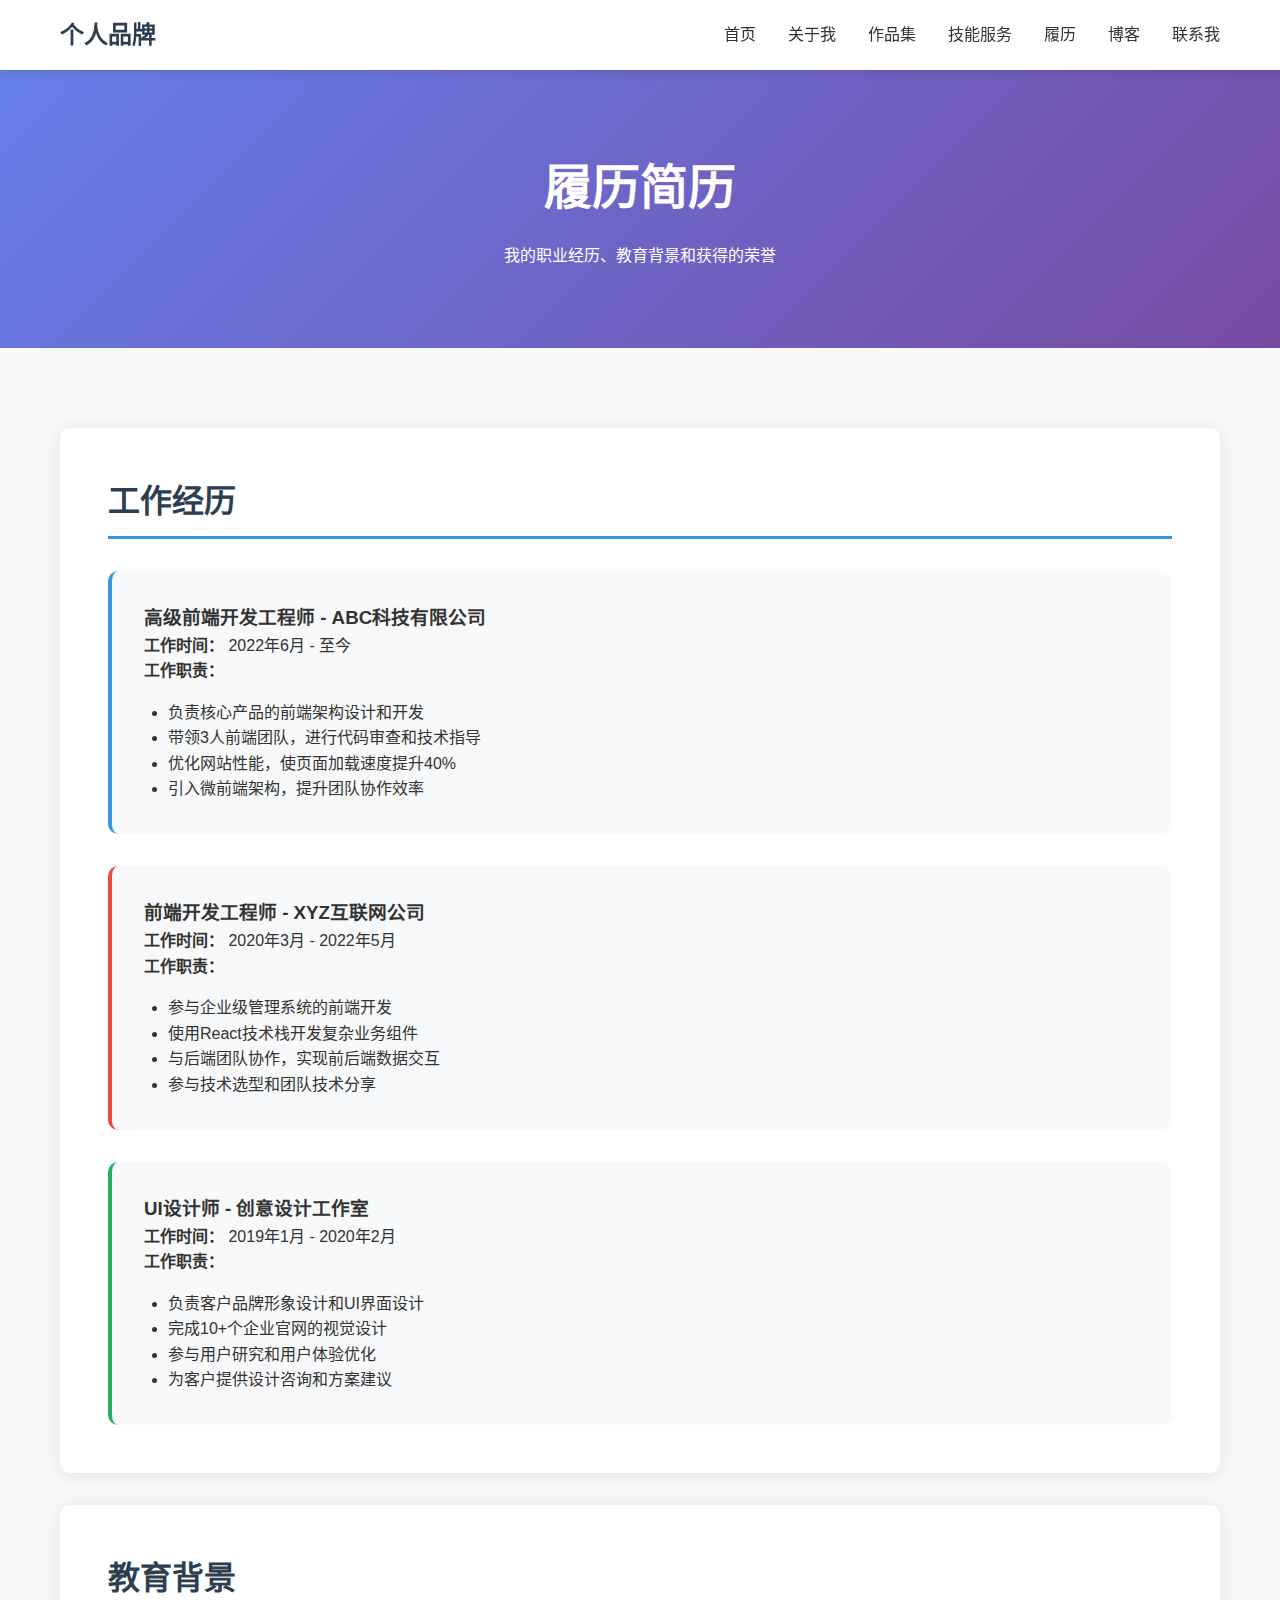
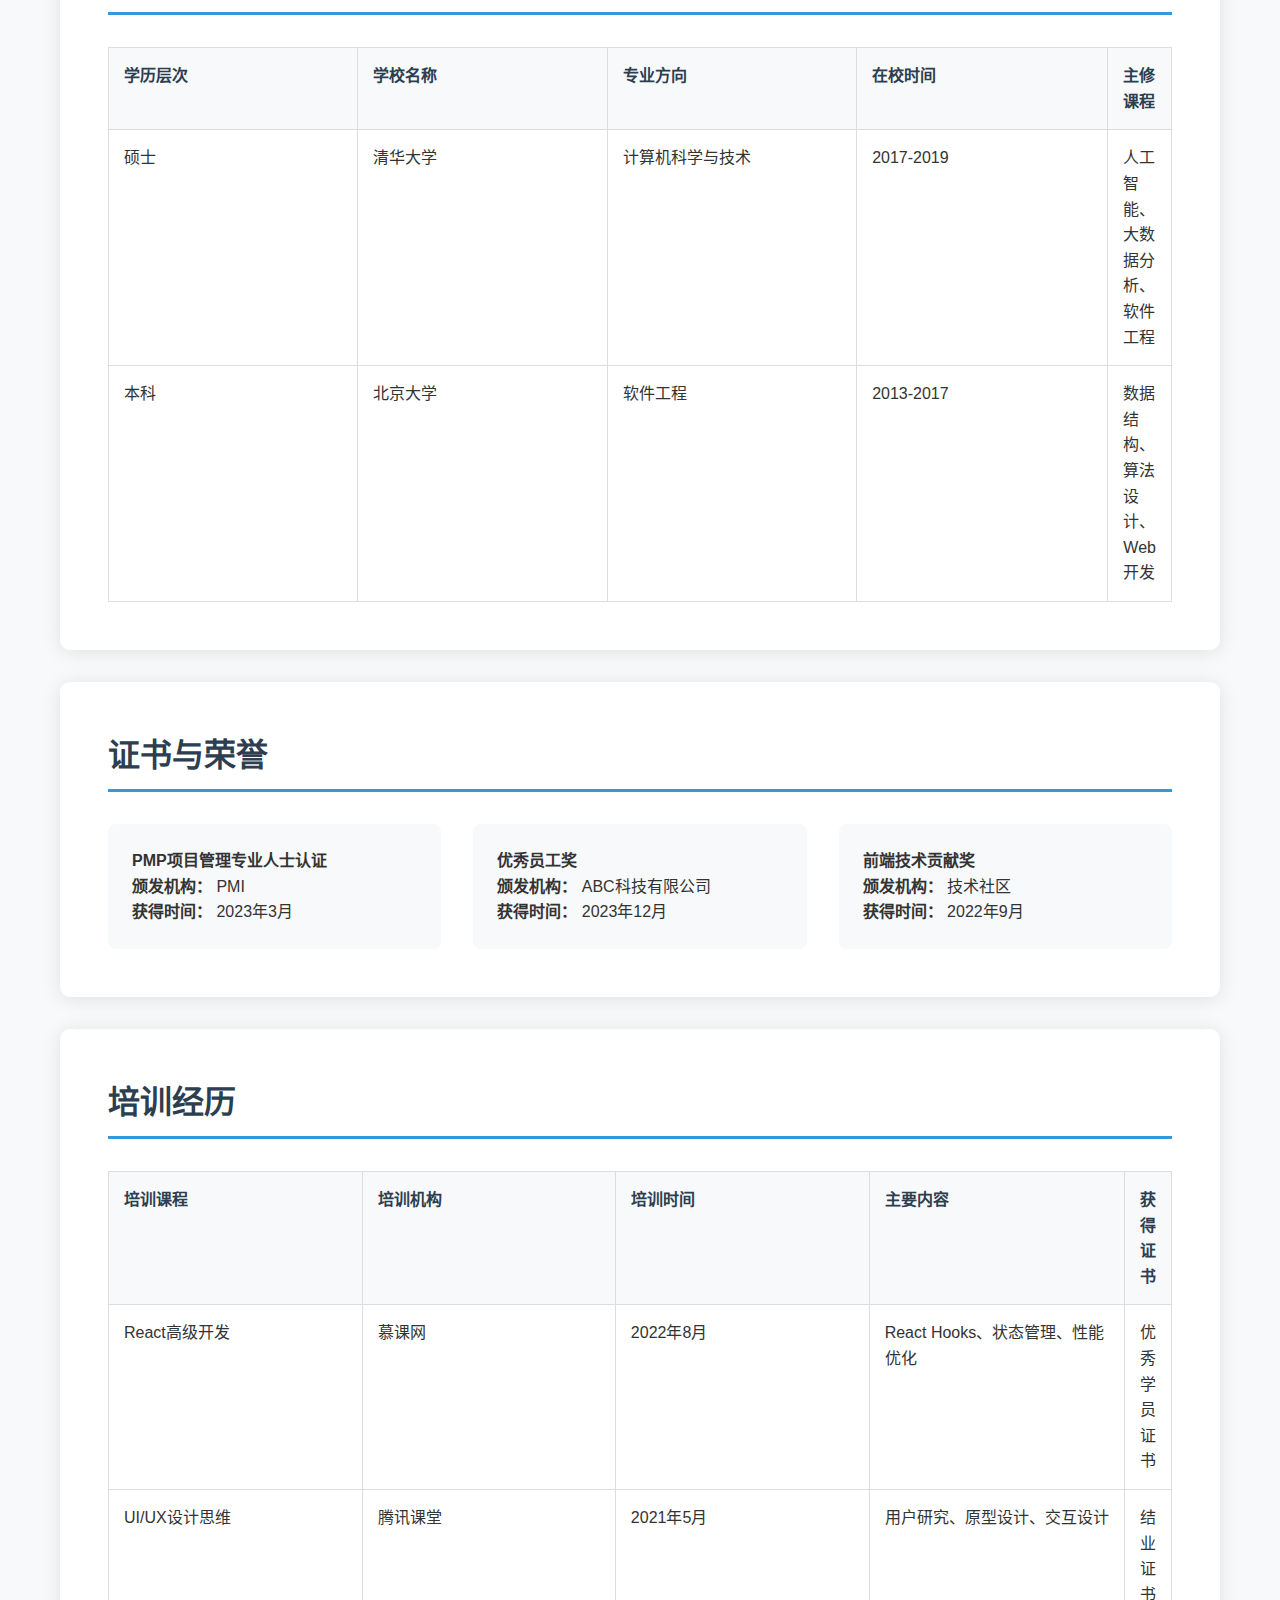
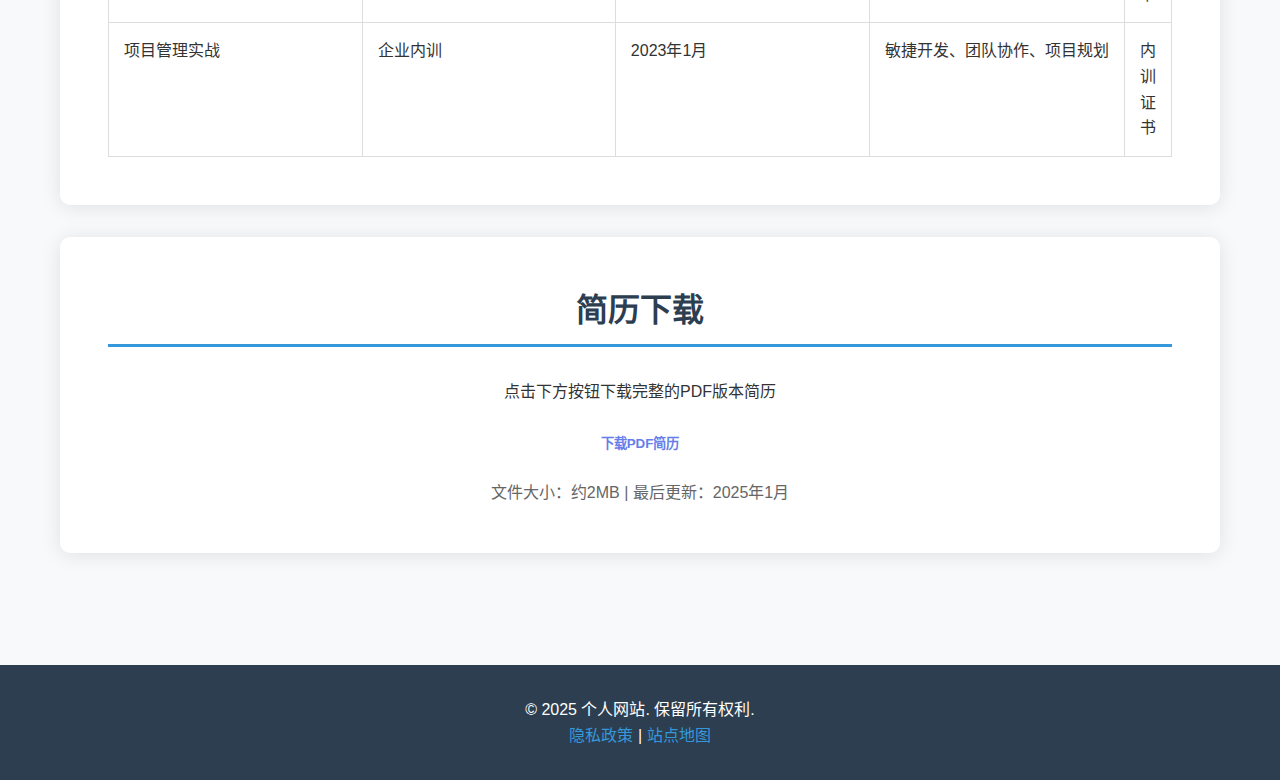
<file: resume.html>
<!DOCTYPE html>
<html lang="zh-CN">
<head>
    <meta charset="UTF-8">
    <meta name="viewport" content="width=device-width, initial-scale=1.0">
    <title>履历 - 个人网站</title>
    <link rel="stylesheet" href="styles.css">
</head>
<body>
    <!-- 导航栏 -->
    <nav class="navbar">
        <div class="nav-container">
            <div class="nav-logo">
                <h2>个人品牌</h2>
            </div>
            <ul class="nav-menu">
                <li><a href="index.html">首页</a></li>
                <li><a href="about.html">关于我</a></li>
                <li><a href="portfolio.html">作品集</a></li>
                <li><a href="skills.html">技能服务</a></li>
                <li><a href="resume.html" class="active">履历</a></li>
                <li><a href="blog.html">博客</a></li>
                <li><a href="contact.html">联系我</a></li>
            </ul>
        </div>
    </nav>

    <!-- 页面头部 -->
    <header class="page-header">
        <h1>履历简历</h1>
        <p>我的职业经历、教育背景和获得的荣誉</p>
    </header>

    <!-- 主要内容 -->
    <main class="page-content">
        <div class="container">
            <!-- 职业经历 -->
            <section class="section">
                <h2>工作经历</h2>
                <div style="margin-top: 2rem;">
                    <div style="background: #f8f9fa; padding: 2rem; border-radius: 10px; margin-bottom: 2rem; border-left: 4px solid #3498db;">
                        <h3>高级前端开发工程师 - ABC科技有限公司</h3>
                        <p><strong>工作时间：</strong> 2022年6月 - 至今</p>
                        <p><strong>工作职责：</strong></p>
                        <ul style="margin-top: 1rem; padding-left: 1.5rem;">
                            <li>负责核心产品的前端架构设计和开发</li>
                            <li>带领3人前端团队，进行代码审查和技术指导</li>
                            <li>优化网站性能，使页面加载速度提升40%</li>
                            <li>引入微前端架构，提升团队协作效率</li>
                        </ul>
                    </div>

                    <div style="background: #f8f9fa; padding: 2rem; border-radius: 10px; margin-bottom: 2rem; border-left: 4px solid #e74c3c;">
                        <h3>前端开发工程师 - XYZ互联网公司</h3>
                        <p><strong>工作时间：</strong> 2020年3月 - 2022年5月</p>
                        <p><strong>工作职责：</strong></p>
                        <ul style="margin-top: 1rem; padding-left: 1.5rem;">
                            <li>参与企业级管理系统的前端开发</li>
                            <li>使用React技术栈开发复杂业务组件</li>
                            <li>与后端团队协作，实现前后端数据交互</li>
                            <li>参与技术选型和团队技术分享</li>
                        </ul>
                    </div>

                    <div style="background: #f8f9fa; padding: 2rem; border-radius: 10px; border-left: 4px solid #27ae60;">
                        <h3>UI设计师 - 创意设计工作室</h3>
                        <p><strong>工作时间：</strong> 2019年1月 - 2020年2月</p>
                        <p><strong>工作职责：</strong></p>
                        <ul style="margin-top: 1rem; padding-left: 1.5rem;">
                            <li>负责客户品牌形象设计和UI界面设计</li>
                            <li>完成10+个企业官网的视觉设计</li>
                            <li>参与用户研究和用户体验优化</li>
                            <li>为客户提供设计咨询和方案建议</li>
                        </ul>
                    </div>
                </div>
            </section>

            <!-- 教育背景 -->
            <section class="section">
                <h2>教育背景</h2>
                <table class="info-table">
                    <tr>
                        <th>学历层次</th>
                        <th>学校名称</th>
                        <th>专业方向</th>
                        <th>在校时间</th>
                        <th>主修课程</th>
                    </tr>
                    <tr>
                        <td>硕士</td>
                        <td>清华大学</td>
                        <td>计算机科学与技术</td>
                        <td>2017-2019</td>
                        <td>人工智能、大数据分析、软件工程</td>
                    </tr>
                    <tr>
                        <td>本科</td>
                        <td>北京大学</td>
                        <td>软件工程</td>
                        <td>2013-2017</td>
                        <td>数据结构、算法设计、Web开发</td>
                    </tr>
                </table>
            </section>

            <!-- 证书荣誉 -->
            <section class="section">
                <h2>证书与荣誉</h2>
                <div style="display: grid; grid-template-columns: repeat(auto-fit, minmax(300px, 1fr)); gap: 2rem; margin-top: 2rem;">
                    <div style="background: #f8f9fa; padding: 1.5rem; border-radius: 8px;">
                        <h4>PMP项目管理专业人士认证</h4>
                        <p><strong>颁发机构：</strong> PMI</p>
                        <p><strong>获得时间：</strong> 2023年3月</p>
                    </div>
                    <div style="background: #f8f9fa; padding: 1.5rem; border-radius: 8px;">
                        <h4>优秀员工奖</h4>
                        <p><strong>颁发机构：</strong> ABC科技有限公司</p>
                        <p><strong>获得时间：</strong> 2023年12月</p>
                    </div>
                    <div style="background: #f8f9fa; padding: 1.5rem; border-radius: 8px;">
                        <h4>前端技术贡献奖</h4>
                        <p><strong>颁发机构：</strong> 技术社区</p>
                        <p><strong>获得时间：</strong> 2022年9月</p>
                    </div>
                </div>
            </section>

            <!-- 培训经历 -->
            <section class="section">
                <h2>培训经历</h2>
                <table class="info-table">
                    <tr>
                        <th>培训课程</th>
                        <th>培训机构</th>
                        <th>培训时间</th>
                        <th>主要内容</th>
                        <th>获得证书</th>
                    </tr>
                    <tr>
                        <td>React高级开发</td>
                        <td>慕课网</td>
                        <td>2022年8月</td>
                        <td>React Hooks、状态管理、性能优化</td>
                        <td>优秀学员证书</td>
                    </tr>
                    <tr>
                        <td>UI/UX设计思维</td>
                        <td>腾讯课堂</td>
                        <td>2021年5月</td>
                        <td>用户研究、原型设计、交互设计</td>
                        <td>结业证书</td>
                    </tr>
                    <tr>
                        <td>项目管理实战</td>
                        <td>企业内训</td>
                        <td>2023年1月</td>
                        <td>敏捷开发、团队协作、项目规划</td>
                        <td>内训证书</td>
                    </tr>
                </table>
            </section>

            <!-- 简历下载 -->
            <section class="section" style="text-align: center;">
                <h2>简历下载</h2>
                <p>点击下方按钮下载完整的PDF版本简历</p>
                <button class="btn btn-primary" style="margin-top: 1rem;">下载PDF简历</button>
                <p style="margin-top: 1rem; color: #666;">文件大小：约2MB | 最后更新：2025年1月</p>
            </section>
        </div>
    </main>

    <!-- 页脚 -->
    <footer class="footer">
        <div class="container">
            <p>&copy; 2025 个人网站. 保留所有权利.</p>
            <p><a href="privacy.html">隐私政策</a> | <a href="sitemap.html">站点地图</a></p>
        </div>
    </footer>

    <script src="script.js"></script>
</body>
</html>
</file>
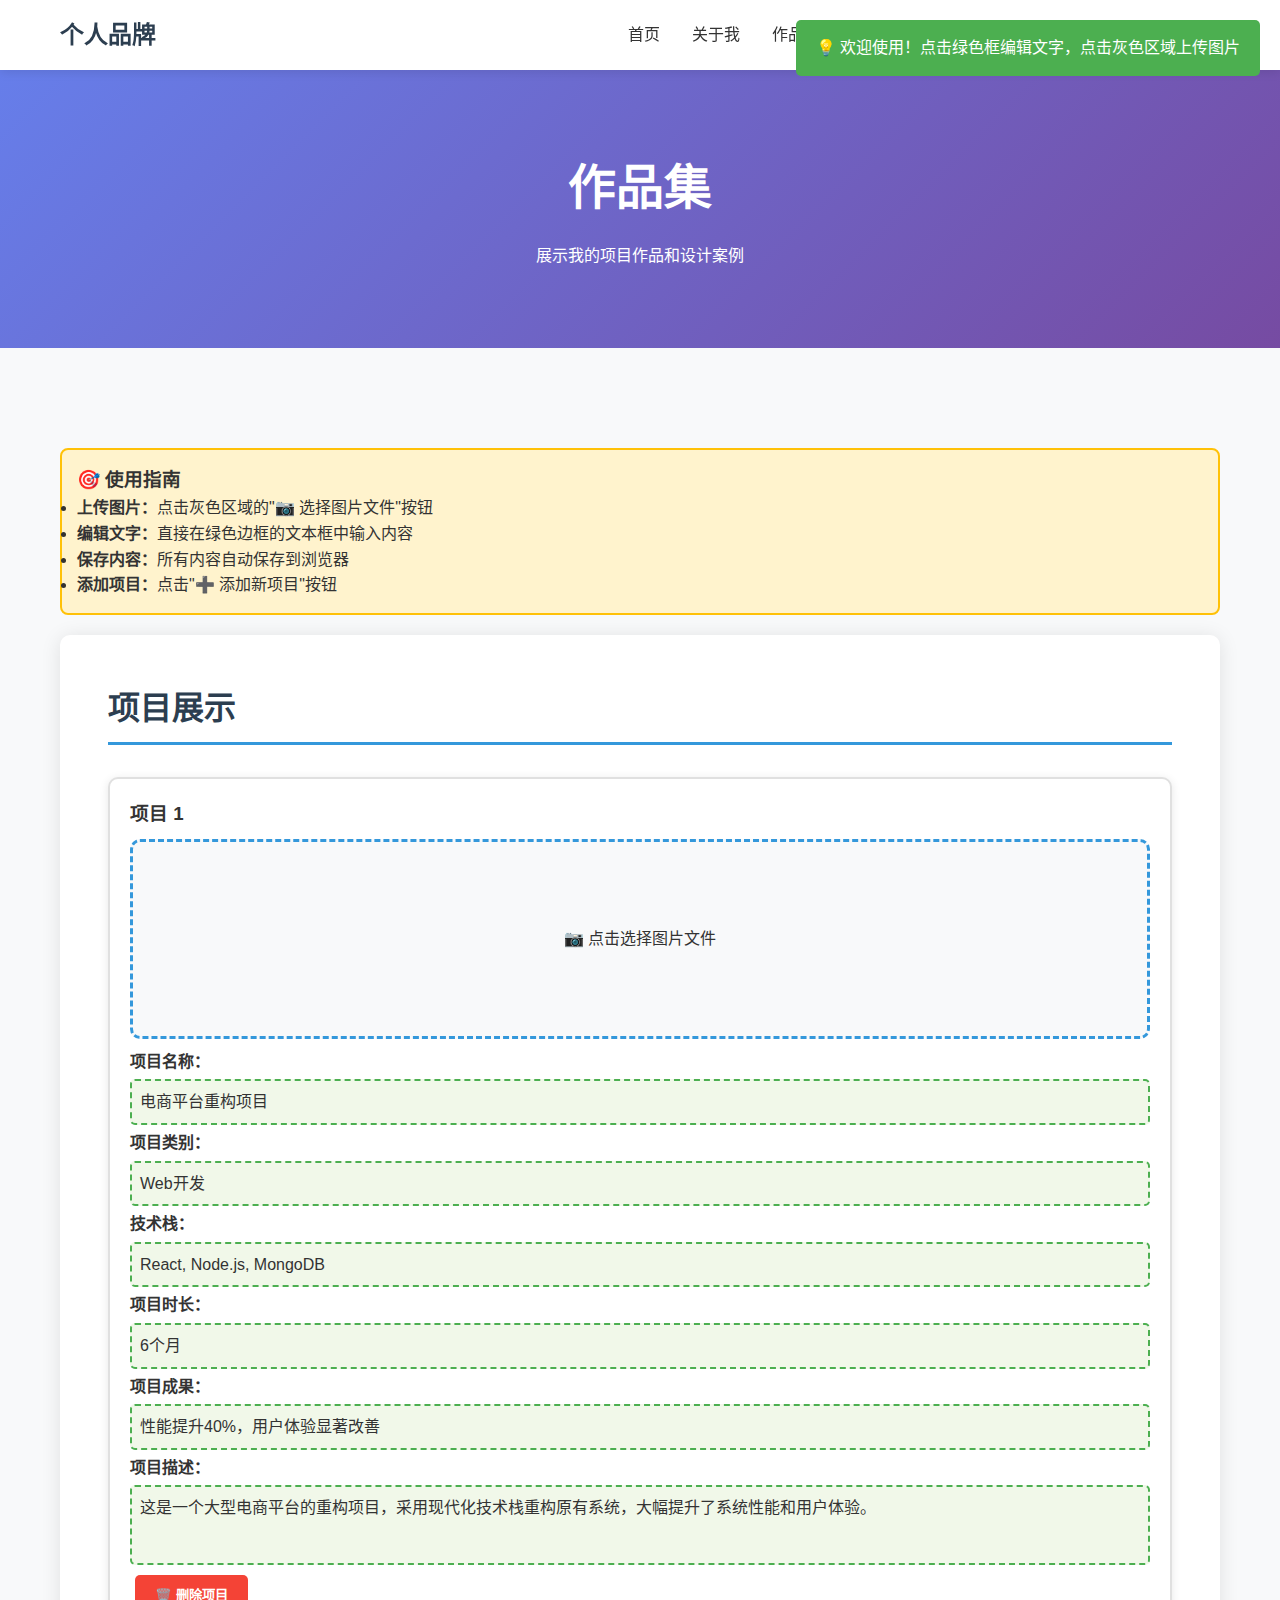
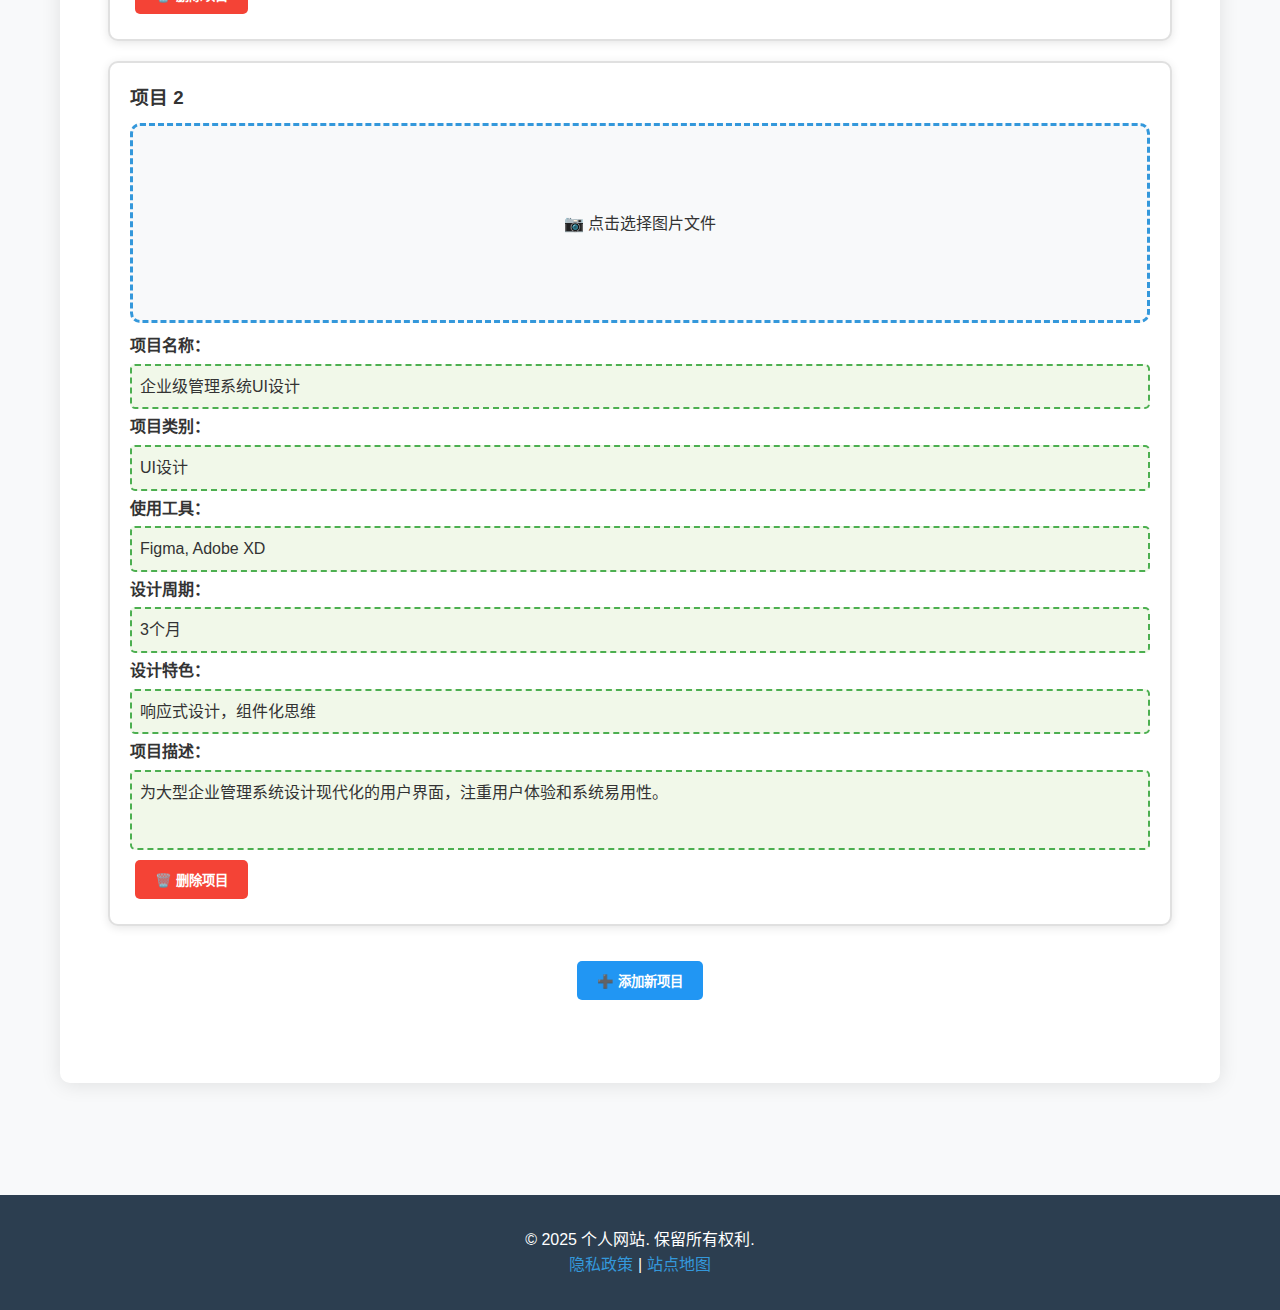
<file: simple-portfolio.html>
<!DOCTYPE html>
<html lang="zh-CN">
<head>
    <meta charset="UTF-8">
    <meta name="viewport" content="width=device-width, initial-scale=1.0">
    <title>作品集 - 个人网站</title>
    <link rel="stylesheet" href="styles.css">
    <style>
        .upload-area {
            width: 100%;
            height: 200px;
            border: 3px dashed #3498db;
            border-radius: 10px;
            display: flex;
            align-items: center;
            justify-content: center;
            background: #f8f9fa;
            cursor: pointer;
            margin: 10px 0;
            transition: all 0.3s ease;
        }
        .upload-area:hover {
            background: #e3f2fd;
            border-color: #2196f3;
        }
        .edit-area {
            padding: 8px;
            margin: 5px 0;
            border: 2px dashed #4caf50;
            border-radius: 5px;
            background: #f1f8e9;
            cursor: text;
        }
        .edit-area:hover {
            background: #dcedc8;
        }
        .project-card {
            border: 2px solid #e0e0e0;
            border-radius: 10px;
            padding: 20px;
            margin: 20px 0;
            background: white;
            box-shadow: 0 2px 10px rgba(0,0,0,0.1);
        }
        .btn {
            background: #2196f3;
            color: white;
            border: none;
            padding: 10px 20px;
            border-radius: 5px;
            cursor: pointer;
            margin: 5px;
            transition: background 0.3s ease;
        }
        .btn:hover {
            background: #1976d2;
        }
        .btn-danger {
            background: #f44336;
        }
        .btn-danger:hover {
            background: #d32f2f;
        }
        .success-message {
            position: fixed;
            top: 20px;
            right: 20px;
            background: #4caf50;
            color: white;
            padding: 15px 20px;
            border-radius: 5px;
            display: none;
            z-index: 1000;
        }
        .help-text {
            background: #fff3cd;
            border: 2px solid #ffc107;
            border-radius: 8px;
            padding: 15px;
            margin: 20px 0;
        }
    </style>
</head>
<body>
    <!-- 导航栏 -->
    <nav class="navbar">
        <div class="nav-container">
            <div class="nav-logo">
                <h2>个人品牌</h2>
            </div>
            <ul class="nav-menu">
                <li><a href="index.html">首页</a></li>
                <li><a href="about.html">关于我</a></li>
                <li><a href="portfolio.html" class="active">作品集</a></li>
                <li><a href="skills.html">技能服务</a></li>
                <li><a href="courses.html">课程管理</a></li>
                <li><a href="resume.html">履历</a></li>
                <li><a href="blog.html">博客</a></li>
                <li><a href="contact.html">联系我</a></li>
            </ul>
        </div>
    </nav>

    <!-- 成功提示 -->
    <div id="successMessage" class="success-message">✅ 操作成功！</div>

    <!-- 页面头部 -->
    <header class="page-header">
        <h1>作品集</h1>
        <p>展示我的项目作品和设计案例</p>
    </header>

    <!-- 主要内容 -->
    <main class="page-content">
        <div class="container">
            <!-- 使用指南 -->
            <div class="help-text">
                <h3>🎯 使用指南</h3>
                <ul>
                    <li><strong>上传图片：</strong>点击灰色区域的"📷 选择图片文件"按钮</li>
                    <li><strong>编辑文字：</strong>直接在绿色边框的文本框中输入内容</li>
                    <li><strong>保存内容：</strong>所有内容自动保存到浏览器</li>
                    <li><strong>添加项目：</strong>点击"➕ 添加新项目"按钮</li>
                </ul>
            </div>

            <!-- 项目展示 -->
            <section class="section">
                <h2>项目展示</h2>
                
                <!-- 项目1 -->
                <div class="project-card">
                    <h3>项目 1</h3>
                    
                    <!-- 图片上传区域 -->
                    <div class="upload-area" onclick="document.getElementById('imageUpload1').click()">
                        <span id="imagePreview1">📷 点击选择图片文件</span>
                    </div>
                    <input type="file" id="imageUpload1" accept="image/*" style="display: none;" onchange="handleImageUpload(1)">
                    
                    <!-- 文字编辑区域 -->
                    <p><strong>项目名称：</strong></p>
                    <div contenteditable="true" class="edit-area" onblur="saveContent('project1_title', this.textContent)">电商平台重构项目</div>
                    
                    <p><strong>项目类别：</strong></p>
                    <div contenteditable="true" class="edit-area" onblur="saveContent('project1_category', this.textContent)">Web开发</div>
                    
                    <p><strong>技术栈：</strong></p>
                    <div contenteditable="true" class="edit-area" onblur="saveContent('project1_tech', this.textContent)">React, Node.js, MongoDB</div>
                    
                    <p><strong>项目时长：</strong></p>
                    <div contenteditable="true" class="edit-area" onblur="saveContent('project1_duration', this.textContent)">6个月</div>
                    
                    <p><strong>项目成果：</strong></p>
                    <div contenteditable="true" class="edit-area" onblur="saveContent('project1_result', this.textContent)">性能提升40%，用户体验显著改善</div>
                    
                    <p><strong>项目描述：</strong></p>
                    <div contenteditable="true" class="edit-area" style="min-height: 80px;" onblur="saveContent('project1_desc', this.textContent)">这是一个大型电商平台的重构项目，采用现代化技术栈重构原有系统，大幅提升了系统性能和用户体验。</div>
                    
                    <button class="btn btn-danger" onclick="deleteProject(1)">🗑️ 删除项目</button>
                </div>

                <!-- 项目2 -->
                <div class="project-card">
                    <h3>项目 2</h3>
                    
                    <!-- 图片上传区域 -->
                    <div class="upload-area" onclick="document.getElementById('imageUpload2').click()">
                        <span id="imagePreview2">📷 点击选择图片文件</span>
                    </div>
                    <input type="file" id="imageUpload2" accept="image/*" style="display: none;" onchange="handleImageUpload(2)">
                    
                    <!-- 文字编辑区域 -->
                    <p><strong>项目名称：</strong></p>
                    <div contenteditable="true" class="edit-area" onblur="saveContent('project2_title', this.textContent)">企业级管理系统UI设计</div>
                    
                    <p><strong>项目类别：</strong></p>
                    <div contenteditable="true" class="edit-area" onblur="saveContent('project2_category', this.textContent)">UI设计</div>
                    
                    <p><strong>使用工具：</strong></p>
                    <div contenteditable="true" class="edit-area" onblur="saveContent('project2_tools', this.textContent)">Figma, Adobe XD</div>
                    
                    <p><strong>设计周期：</strong></p>
                    <div contenteditable="true" class="edit-area" onblur="saveContent('project2_period', this.textContent)">3个月</div>
                    
                    <p><strong>设计特色：</strong></p>
                    <div contenteditable="true" class="edit-area" onblur="saveContent('project2_features', this.textContent)">响应式设计，组件化思维</div>
                    
                    <p><strong>项目描述：</strong></p>
                    <div contenteditable="true" class="edit-area" style="min-height: 80px;" onblur="saveContent('project2_desc', this.textContent)">为大型企业管理系统设计现代化的用户界面，注重用户体验和系统易用性。</div>
                    
                    <button class="btn btn-danger" onclick="deleteProject(2)">🗑️ 删除项目</button>
                </div>

                <!-- 添加项目按钮 -->
                <div style="text-align: center; margin: 30px 0;">
                    <button class="btn" onclick="addNewProject()">➕ 添加新项目</button>
                </div>
            </section>
        </div>
    </main>

    <!-- 页脚 -->
    <footer class="footer">
        <div class="container">
            <p>&copy; 2025 个人网站. 保留所有权利.</p>
            <p><a href="privacy.html">隐私政策</a> | <a href="sitemap.html">站点地图</a></p>
        </div>
    </footer>

    <script>
        // 处理图片上传
        function handleImageUpload(projectId) {
            const fileInput = document.getElementById('imageUpload' + projectId);
            const file = fileInput.files[0];
            
            if (file && file.type.startsWith('image/')) {
                const reader = new FileReader();
                reader.onload = function(e) {
                    const preview = document.getElementById('imagePreview' + projectId);
                    preview.innerHTML = `<img src="${e.target.result}" style="max-width: 100%; max-height: 180px; border-radius: 8px;">`;
                    
                    // 保存图片到localStorage
                    localStorage.setItem('projectImage' + projectId, e.target.result);
                    
                    showSuccess('✅ 图片上传成功！');
                };
                reader.readAsDataURL(file);
            }
        }
        
        // 保存文字内容
        function saveContent(key, content) {
            localStorage.setItem(key, content);
            showSuccess('✅ 内容已保存！');
        }
        
        // 删除项目
        function deleteProject(projectId) {
            if (confirm('确定要删除这个项目吗？')) {
                const projectCard = event.target.closest('.project-card');
                projectCard.remove();
                
                // 清除相关的localStorage数据
                const keys = Object.keys(localStorage);
                keys.forEach(key => {
                    if (key.includes('project' + projectId)) {
                        localStorage.removeItem(key);
                    }
                });
                
                showSuccess('✅ 项目已删除！');
            }
        }
        
        // 添加新项目
        function addNewProject() {
            const projectId = Date.now();
            const newProject = document.createElement('div');
            newProject.className = 'project-card';
            newProject.innerHTML = `
                <h3>新项目 ${projectId}</h3>
                
                <div class="upload-area" onclick="document.getElementById('imageUpload${projectId}').click()">
                    <span id="imagePreview${projectId}">📷 点击选择图片文件</span>
                </div>
                <input type="file" id="imageUpload${projectId}" accept="image/*" style="display: none;" onchange="handleImageUpload(${projectId})">
                
                <p><strong>项目名称：</strong></p>
                <div contenteditable="true" class="edit-area" onblur="saveContent('project${projectId}_title', this.textContent)">新项目名称</div>
                
                <p><strong>项目类别：</strong></p>
                <div contenteditable="true" class="edit-area" onblur="saveContent('project${projectId}_category', this.textContent)">项目类别</div>
                
                <p><strong>项目描述：</strong></p>
                <div contenteditable="true" class="edit-area" style="min-height: 80px;" onblur="saveContent('project${projectId}_desc', this.textContent)">请添加项目描述...</div>
                
                <button class="btn btn-danger" onclick="deleteProject(${projectId})">🗑️ 删除项目</button>
            `;
            
            // 插入到添加项目按钮之前
            const addButton = document.querySelector('button[onclick="addNewProject()"]').parentElement;
            addButton.parentElement.insertBefore(newProject, addButton);
            
            showSuccess('✅ 新项目已添加！');
        }
        
        // 显示成功消息
        function showSuccess(message) {
            const successDiv = document.getElementById('successMessage');
            successDiv.textContent = message;
            successDiv.style.display = 'block';
            
            setTimeout(() => {
                successDiv.style.display = 'none';
            }, 3000);
        }
        
        // 页面加载时恢复保存的内容
        window.addEventListener('load', function() {
            // 恢复文字内容
            const keys = Object.keys(localStorage);
            keys.forEach(key => {
                const value = localStorage.getItem(key);
                if (key.startsWith('project') && !key.includes('Image')) {
                    // 找到对应的编辑区域
                    const elements = document.querySelectorAll('.edit-area');
                    elements.forEach(element => {
                        if (element.getAttribute('onblur').includes(key)) {
                            element.textContent = value;
                        }
                    });
                }
                
                // 恢复图片
                if (key.startsWith('projectImage')) {
                    const projectId = key.replace('projectImage', '');
                    const preview = document.getElementById('imagePreview' + projectId);
                    if (preview) {
                        preview.innerHTML = `<img src="${value}" style="max-width: 100%; max-height: 180px; border-radius: 8px;">`;
                    }
                }
            });
            
            showSuccess('💡 欢迎使用！点击绿色框编辑文字，点击灰色区域上传图片');
        });
    </script>
</body>
</html>
</file>
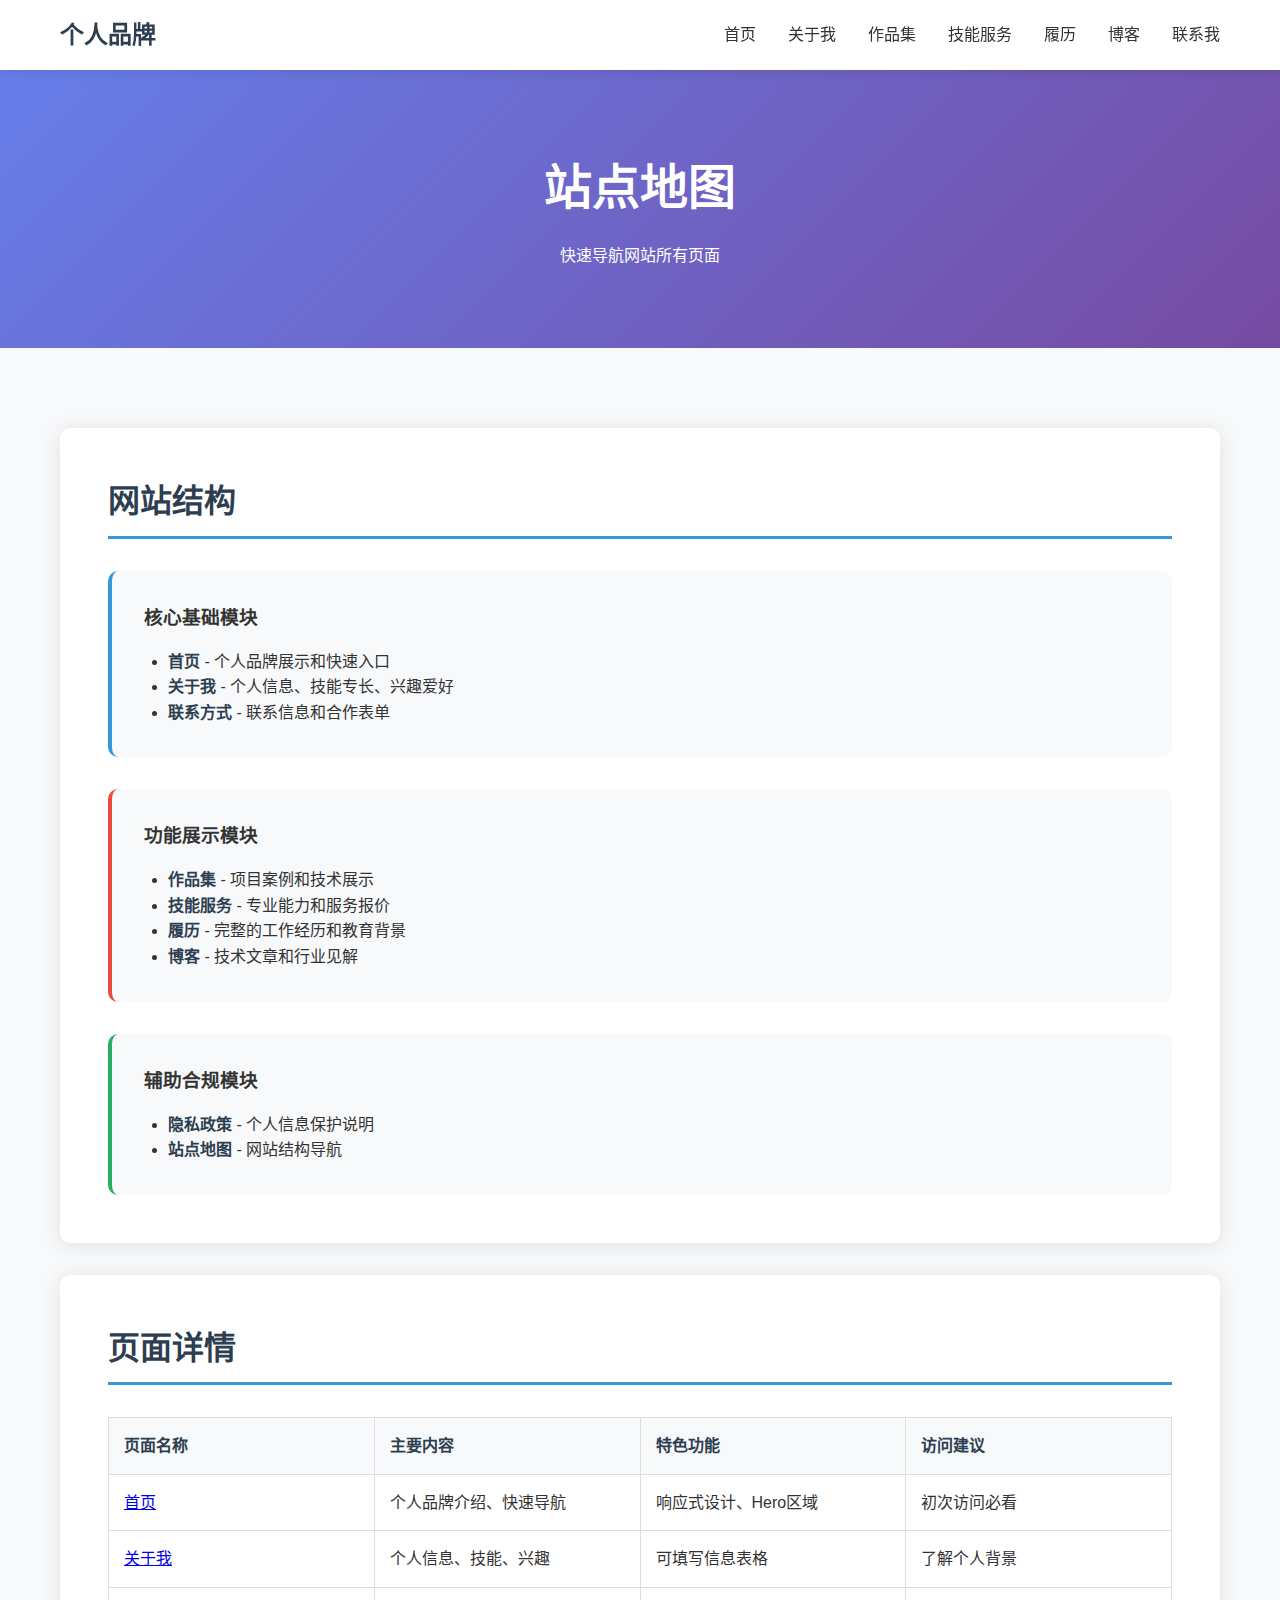
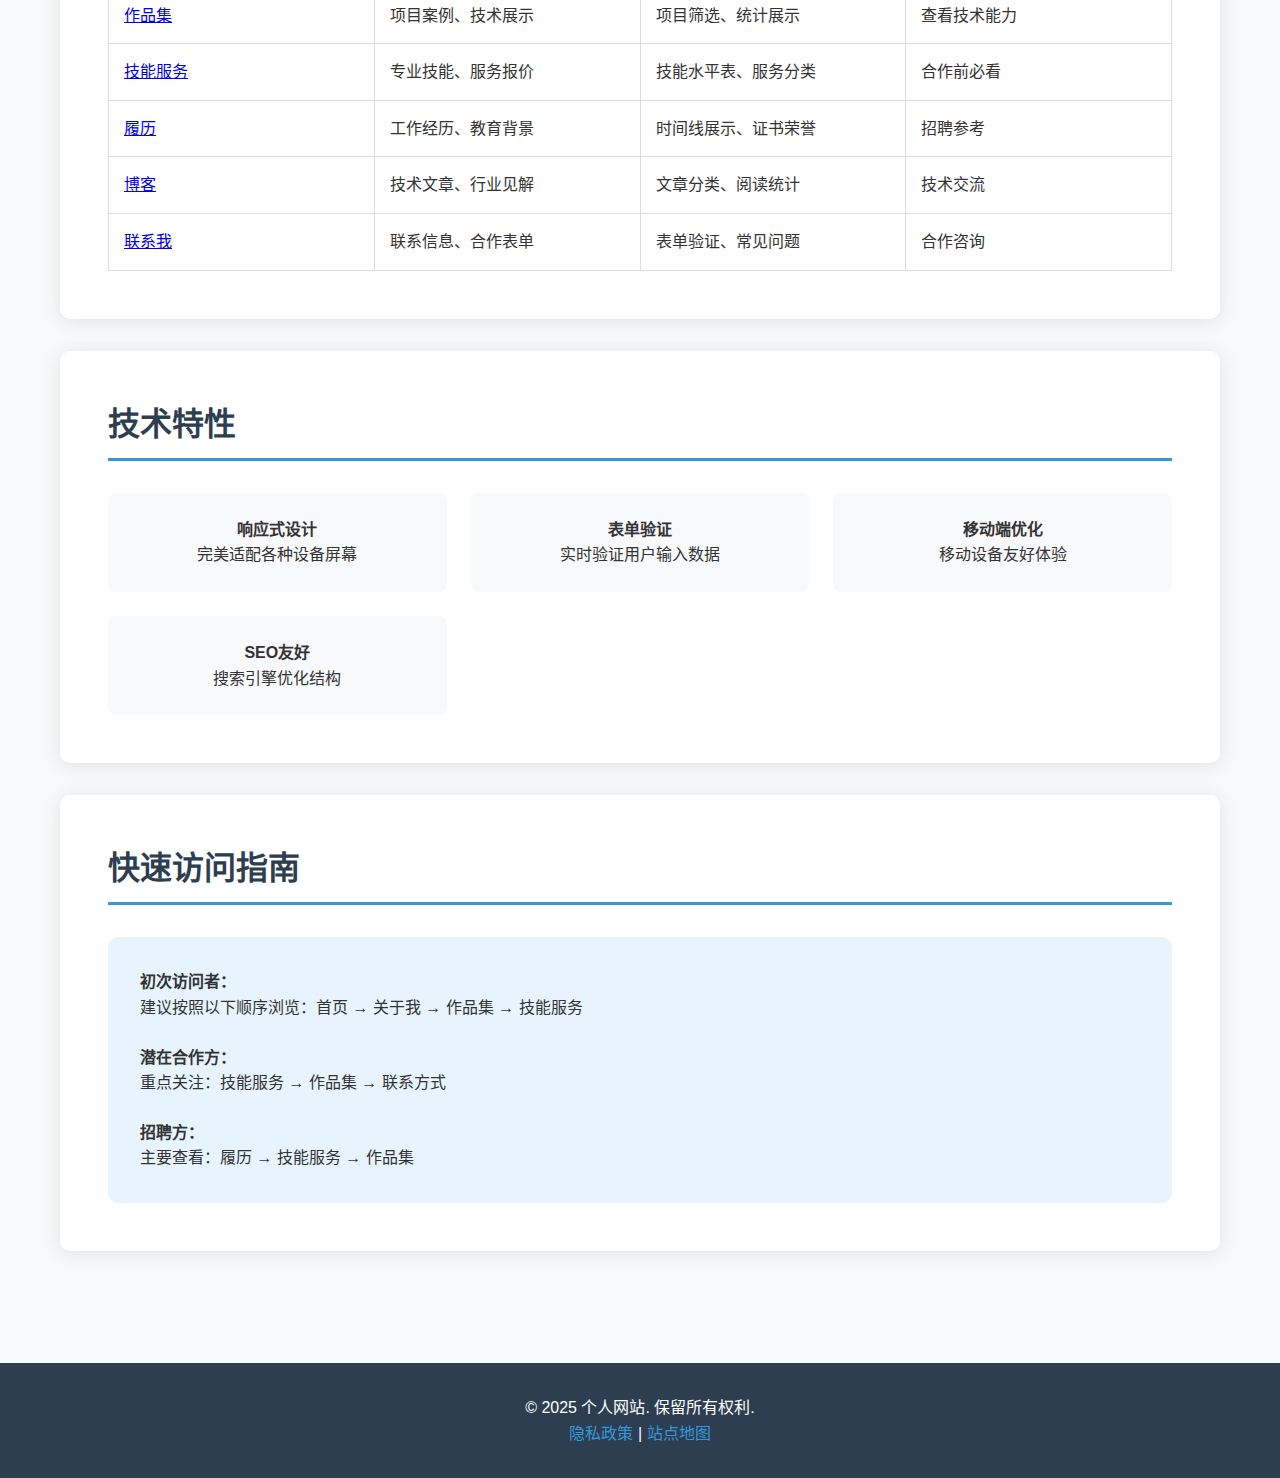
<file: sitemap.html>
<!DOCTYPE html>
<html lang="zh-CN">
<head>
    <meta charset="UTF-8">
    <meta name="viewport" content="width=device-width, initial-scale=1.0">
    <title>站点地图 - 个人网站</title>
    <link rel="stylesheet" href="styles.css">
</head>
<body>
    <!-- 导航栏 -->
    <nav class="navbar">
        <div class="nav-container">
            <div class="nav-logo">
                <h2>个人品牌</h2>
            </div>
            <ul class="nav-menu">
                <li><a href="index.html">首页</a></li>
                <li><a href="about.html">关于我</a></li>
                <li><a href="portfolio.html">作品集</a></li>
                <li><a href="skills.html">技能服务</a></li>
                <li><a href="resume.html">履历</a></li>
                <li><a href="blog.html">博客</a></li>
                <li><a href="contact.html">联系我</a></li>
            </ul>
        </div>
    </nav>

    <!-- 页面头部 -->
    <header class="page-header">
        <h1>站点地图</h1>
        <p>快速导航网站所有页面</p>
    </header>

    <!-- 主要内容 -->
    <main class="page-content">
        <div class="container">
            <section class="section">
                <h2>网站结构</h2>
                
                <div style="display: grid; gap: 2rem; margin-top: 2rem;">
                    <!-- 核心页面 -->
                    <div style="background: #f8f9fa; padding: 2rem; border-radius: 10px; border-left: 4px solid #3498db;">
                        <h3>核心基础模块</h3>
                        <ul style="margin-top: 1rem; padding-left: 1.5rem;">
                            <li><a href="index.html" style="color: #2c3e50; text-decoration: none;"><strong>首页</strong></a> - 个人品牌展示和快速入口</li>
                            <li><a href="about.html" style="color: #2c3e50; text-decoration: none;"><strong>关于我</strong></a> - 个人信息、技能专长、兴趣爱好</li>
                            <li><a href="contact.html" style="color: #2c3e50; text-decoration: none;"><strong>联系方式</strong></a> - 联系信息和合作表单</li>
                        </ul>
                    </div>

                    <!-- 展示模块 -->
                    <div style="background: #f8f9fa; padding: 2rem; border-radius: 10px; border-left: 4px solid #e74c3c;">
                        <h3>功能展示模块</h3>
                        <ul style="margin-top: 1rem; padding-left: 1.5rem;">
                            <li><a href="portfolio.html" style="color: #2c3e50; text-decoration: none;"><strong>作品集</strong></a> - 项目案例和技术展示</li>
                            <li><a href="skills.html" style="color: #2c3e50; text-decoration: none;"><strong>技能服务</strong></a> - 专业能力和服务报价</li>
                            <li><a href="resume.html" style="color: #2c3e50; text-decoration: none;"><strong>履历</strong></a> - 完整的工作经历和教育背景</li>
                            <li><a href="blog.html" style="color: #2c3e50; text-decoration: none;"><strong>博客</strong></a> - 技术文章和行业见解</li>
                        </ul>
                    </div>

                    <!-- 辅助模块 -->
                    <div style="background: #f8f9fa; padding: 2rem; border-radius: 10px; border-left: 4px solid #27ae60;">
                        <h3>辅助合规模块</h3>
                        <ul style="margin-top: 1rem; padding-left: 1.5rem;">
                            <li><a href="privacy.html" style="color: #2c3e50; text-decoration: none;"><strong>隐私政策</strong></a> - 个人信息保护说明</li>
                            <li><a href="sitemap.html" style="color: #2c3e50; text-decoration: none;"><strong>站点地图</strong></a> - 网站结构导航</li>
                        </ul>
                    </div>
                </div>
            </section>

            <section class="section">
                <h2>页面详情</h2>
                
                <table class="info-table" style="margin-top: 2rem;">
                    <tr>
                        <th>页面名称</th>
                        <th>主要内容</th>
                        <th>特色功能</th>
                        <th>访问建议</th>
                    </tr>
                    <tr>
                        <td><a href="index.html">首页</a></td>
                        <td>个人品牌介绍、快速导航</td>
                        <td>响应式设计、Hero区域</td>
                        <td>初次访问必看</td>
                    </tr>
                    <tr>
                        <td><a href="about.html">关于我</a></td>
                        <td>个人信息、技能、兴趣</td>
                        <td>可填写信息表格</td>
                        <td>了解个人背景</td>
                    </tr>
                    <tr>
                        <td><a href="portfolio.html">作品集</a></td>
                        <td>项目案例、技术展示</td>
                        <td>项目筛选、统计展示</td>
                        <td>查看技术能力</td>
                    </tr>
                    <tr>
                        <td><a href="skills.html">技能服务</a></td>
                        <td>专业技能、服务报价</td>
                        <td>技能水平表、服务分类</td>
                        <td>合作前必看</td>
                    </tr>
                    <tr>
                        <td><a href="resume.html">履历</a></td>
                        <td>工作经历、教育背景</td>
                        <td>时间线展示、证书荣誉</td>
                        <td>招聘参考</td>
                    </tr>
                    <tr>
                        <td><a href="blog.html">博客</a></td>
                        <td>技术文章、行业见解</td>
                        <td>文章分类、阅读统计</td>
                        <td>技术交流</td>
                    </tr>
                    <tr>
                        <td><a href="contact.html">联系我</a></td>
                        <td>联系信息、合作表单</td>
                        <td>表单验证、常见问题</td>
                        <td>合作咨询</td>
                    </tr>
                </table>
            </section>

            <section class="section">
                <h2>技术特性</h2>
                <div style="display: grid; grid-template-columns: repeat(auto-fit, minmax(250px, 1fr)); gap: 1.5rem; margin-top: 2rem;">
                    <div style="text-align: center; padding: 1.5rem; background: #f8f9fa; border-radius: 8px;">
                        <h4>响应式设计</h4>
                        <p>完美适配各种设备屏幕</p>
                    </div>
                    <div style="text-align: center; padding: 1.5rem; background: #f8f9fa; border-radius: 8px;">
                        <h4>表单验证</h4>
                        <p>实时验证用户输入数据</p>
                    </div>
                    <div style="text-align: center; padding: 1.5rem; background: #f8f9fa; border-radius: 8px;">
                        <h4>移动端优化</h4>
                        <p>移动设备友好体验</p>
                    </div>
                    <div style="text-align: center; padding: 1.5rem; background: #f8f9fa; border-radius: 8px;">
                        <h4>SEO友好</h4>
                        <p>搜索引擎优化结构</p>
                    </div>
                </div>
            </section>

            <section class="section">
                <h2>快速访问指南</h2>
                <div style="background: #e8f4fd; padding: 2rem; border-radius: 10px; margin-top: 1rem;">
                    <h4>初次访问者：</h4>
                    <p>建议按照以下顺序浏览：首页 → 关于我 → 作品集 → 技能服务</p>
                    
                    <h4 style="margin-top: 1.5rem;">潜在合作方：</h4>
                    <p>重点关注：技能服务 → 作品集 → 联系方式</p>
                    
                    <h4 style="margin-top: 1.5rem;">招聘方：</h4>
                    <p>主要查看：履历 → 技能服务 → 作品集</p>
                </div>
            </section>
        </div>
    </main>

    <!-- 页脚 -->
    <footer class="footer">
        <div class="container">
            <p>&copy; 2025 个人网站. 保留所有权利.</p>
            <p><a href="privacy.html">隐私政策</a> | <a href="sitemap.html">站点地图</a></p>
        </div>
    </footer>

    <script src="script.js"></script>
</body>
</html>
</file>
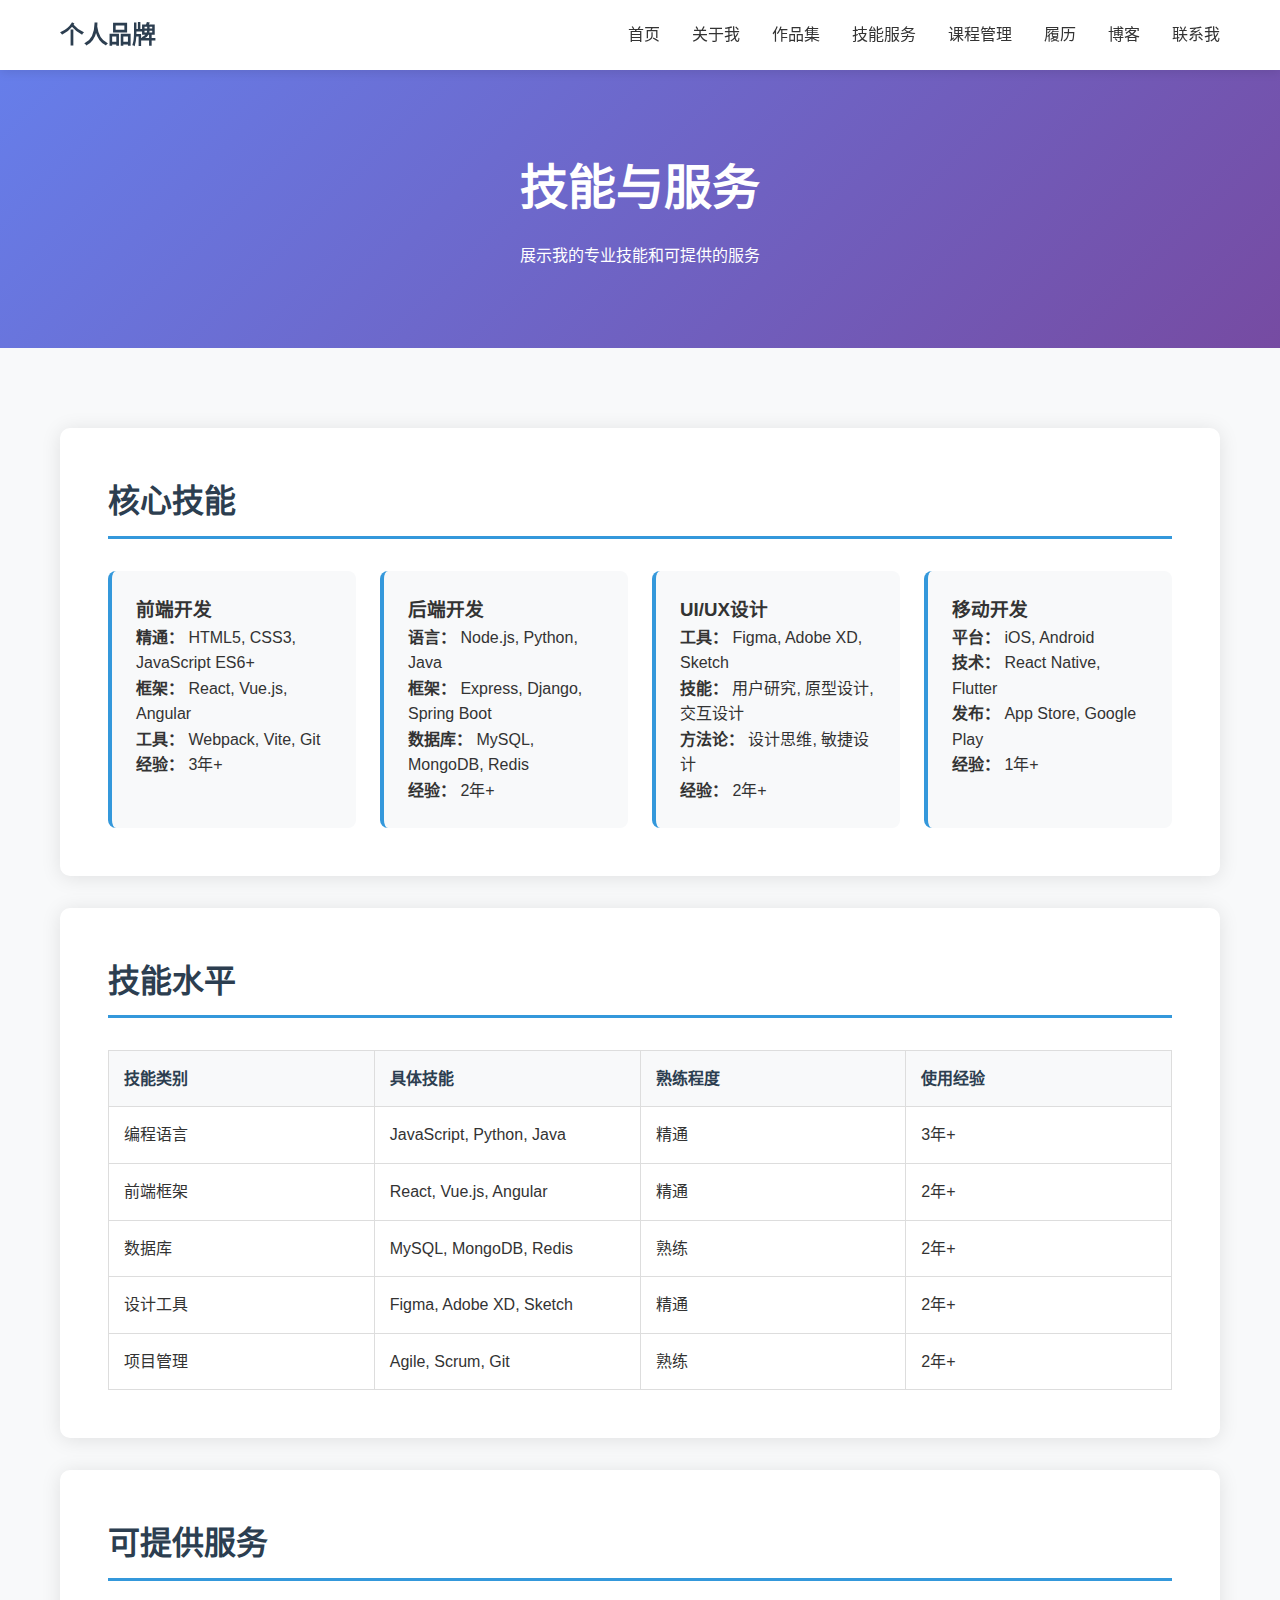
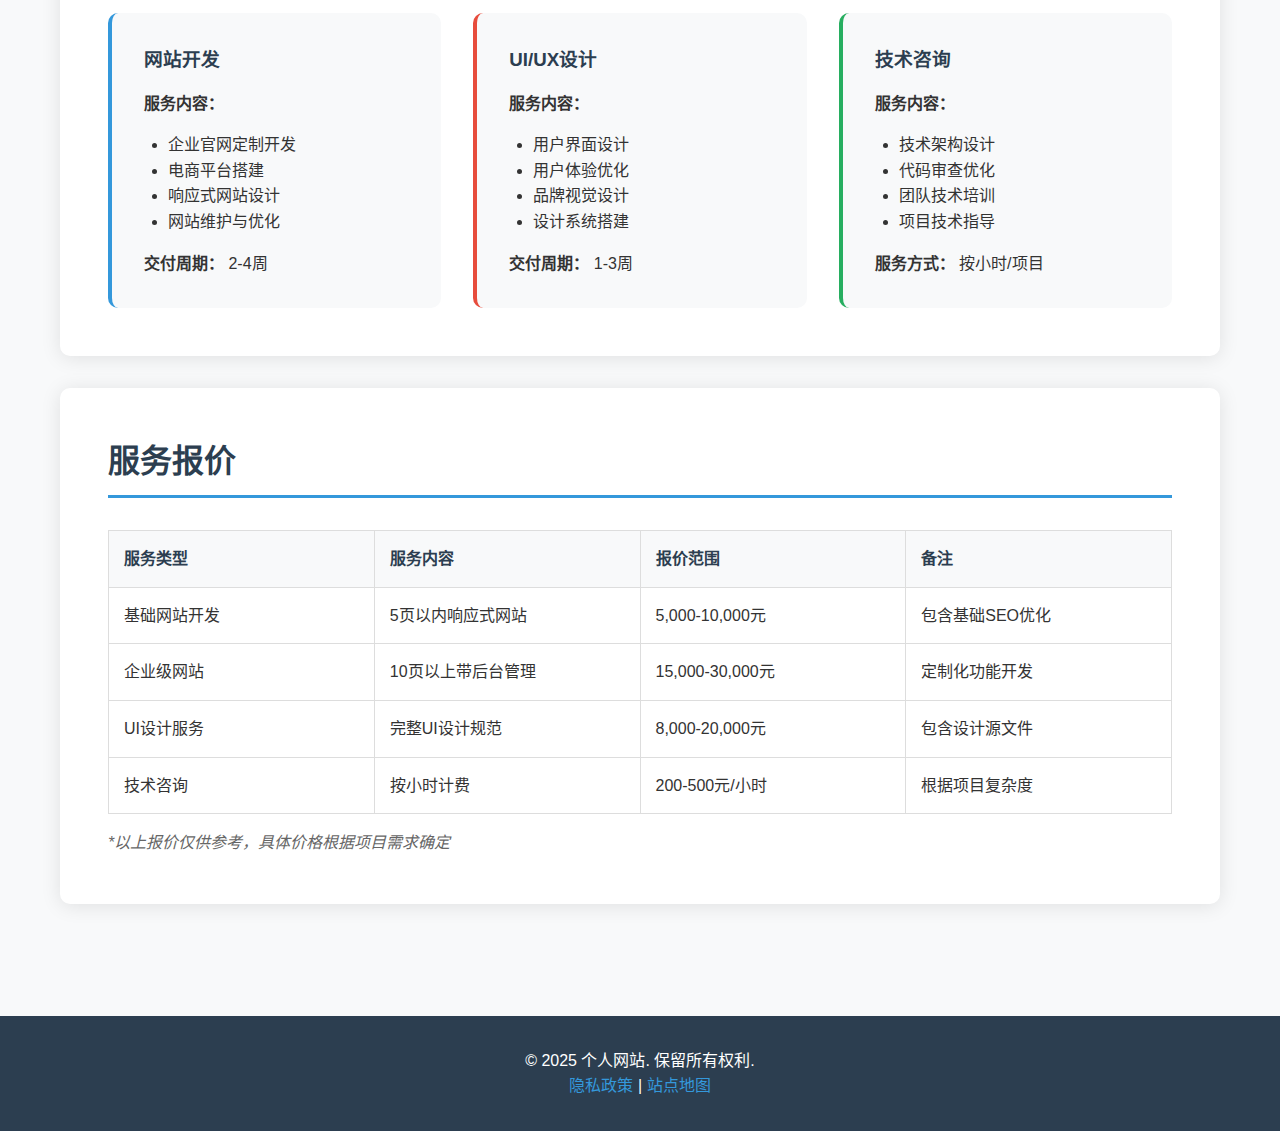
<file: skills.html>
<!DOCTYPE html>
<html lang="zh-CN">
<head>
    <meta charset="UTF-8">
    <meta name="viewport" content="width=device-width, initial-scale=1.0">
    <title>技能服务 - 个人网站</title>
    <link rel="stylesheet" href="styles.css">
</head>
<body>
    <!-- 导航栏 -->
    <nav class="navbar">
        <div class="nav-container">
            <div class="nav-logo">
                <h2>个人品牌</h2>
            </div>
            <ul class="nav-menu">
                <li><a href="index.html">首页</a></li>
                <li><a href="about.html">关于我</a></li>
                <li><a href="portfolio.html">作品集</a></li>
                <li><a href="skills.html" class="active">技能服务</a></li>
                <li><a href="courses.html">课程管理</a></li>
                <li><a href="resume.html">履历</a></li>
                <li><a href="blog.html">博客</a></li>
                <li><a href="contact.html">联系我</a></li>
            </ul>
        </div>
    </nav>

    <!-- 页面头部 -->
    <header class="page-header">
        <h1>技能与服务</h1>
        <p>展示我的专业技能和可提供的服务</p>
    </header>

    <!-- 主要内容 -->
    <main class="page-content">
        <div class="container">
            <!-- 核心技能 -->
            <section class="section">
                <h2>核心技能</h2>
                <div class="skills-grid">
                    <div class="skill-item">
                        <h3>前端开发</h3>
                        <p><strong>精通：</strong> HTML5, CSS3, JavaScript ES6+</p>
                        <p><strong>框架：</strong> React, Vue.js, Angular</p>
                        <p><strong>工具：</strong> Webpack, Vite, Git</p>
                        <p><strong>经验：</strong> 3年+</p>
                    </div>
                    <div class="skill-item">
                        <h3>后端开发</h3>
                        <p><strong>语言：</strong> Node.js, Python, Java</p>
                        <p><strong>框架：</strong> Express, Django, Spring Boot</p>
                        <p><strong>数据库：</strong> MySQL, MongoDB, Redis</p>
                        <p><strong>经验：</strong> 2年+</p>
                    </div>
                    <div class="skill-item">
                        <h3>UI/UX设计</h3>
                        <p><strong>工具：</strong> Figma, Adobe XD, Sketch</p>
                        <p><strong>技能：</strong> 用户研究, 原型设计, 交互设计</p>
                        <p><strong>方法论：</strong> 设计思维, 敏捷设计</p>
                        <p><strong>经验：</strong> 2年+</p>
                    </div>
                    <div class="skill-item">
                        <h3>移动开发</h3>
                        <p><strong>平台：</strong> iOS, Android</p>
                        <p><strong>技术：</strong> React Native, Flutter</p>
                        <p><strong>发布：</strong> App Store, Google Play</p>
                        <p><strong>经验：</strong> 1年+</p>
                    </div>
                </div>
            </section>

            <!-- 技能水平表 -->
            <section class="section">
                <h2>技能水平</h2>
                <table class="info-table">
                    <tr>
                        <th>技能类别</th>
                        <th>具体技能</th>
                        <th>熟练程度</th>
                        <th>使用经验</th>
                    </tr>
                    <tr>
                        <td>编程语言</td>
                        <td>JavaScript, Python, Java</td>
                        <td>精通</td>
                        <td>3年+</td>
                    </tr>
                    <tr>
                        <td>前端框架</td>
                        <td>React, Vue.js, Angular</td>
                        <td>精通</td>
                        <td>2年+</td>
                    </tr>
                    <tr>
                        <td>数据库</td>
                        <td>MySQL, MongoDB, Redis</td>
                        <td>熟练</td>
                        <td>2年+</td>
                    </tr>
                    <tr>
                        <td>设计工具</td>
                        <td>Figma, Adobe XD, Sketch</td>
                        <td>精通</td>
                        <td>2年+</td>
                    </tr>
                    <tr>
                        <td>项目管理</td>
                        <td>Agile, Scrum, Git</td>
                        <td>熟练</td>
                        <td>2年+</td>
                    </tr>
                </table>
            </section>

            <!-- 可提供服务 -->
            <section class="section">
                <h2>可提供服务</h2>
                <div style="display: grid; grid-template-columns: repeat(auto-fit, minmax(300px, 1fr)); gap: 2rem; margin-top: 2rem;">
                    <div style="background: #f8f9fa; padding: 2rem; border-radius: 10px; border-left: 4px solid #3498db;">
                        <h3 style="color: #2c3e50; margin-bottom: 1rem;">网站开发</h3>
                        <p><strong>服务内容：</strong></p>
                        <ul style="margin-top: 1rem; padding-left: 1.5rem;">
                            <li>企业官网定制开发</li>
                            <li>电商平台搭建</li>
                            <li>响应式网站设计</li>
                            <li>网站维护与优化</li>
                        </ul>
                        <p style="margin-top: 1rem;"><strong>交付周期：</strong> 2-4周</p>
                    </div>

                    <div style="background: #f8f9fa; padding: 2rem; border-radius: 10px; border-left: 4px solid #e74c3c;">
                        <h3 style="color: #2c3e50; margin-bottom: 1rem;">UI/UX设计</h3>
                        <p><strong>服务内容：</strong></p>
                        <ul style="margin-top: 1rem; padding-left: 1.5rem;">
                            <li>用户界面设计</li>
                            <li>用户体验优化</li>
                            <li>品牌视觉设计</li>
                            <li>设计系统搭建</li>
                        </ul>
                        <p style="margin-top: 1rem;"><strong>交付周期：</strong> 1-3周</p>
                    </div>

                    <div style="background: #f8f9fa; padding: 2rem; border-radius: 10px; border-left: 4px solid #27ae60;">
                        <h3 style="color: #2c3e50; margin-bottom: 1rem;">技术咨询</h3>
                        <p><strong>服务内容：</strong></p>
                        <ul style="margin-top: 1rem; padding-left: 1.5rem;">
                            <li>技术架构设计</li>
                            <li>代码审查优化</li>
                            <li>团队技术培训</li>
                            <li>项目技术指导</li>
                        </ul>
                        <p style="margin-top: 1rem;"><strong>服务方式：</strong> 按小时/项目</p>
                    </div>
                </div>
            </section>

            <!-- 服务报价 -->
            <section class="section">
                <h2>服务报价</h2>
                <table class="info-table">
                    <tr>
                        <th>服务类型</th>
                        <th>服务内容</th>
                        <th>报价范围</th>
                        <th>备注</th>
                    </tr>
                    <tr>
                        <td>基础网站开发</td>
                        <td>5页以内响应式网站</td>
                        <td>5,000-10,000元</td>
                        <td>包含基础SEO优化</td>
                    </tr>
                    <tr>
                        <td>企业级网站</td>
                        <td>10页以上带后台管理</td>
                        <td>15,000-30,000元</td>
                        <td>定制化功能开发</td>
                    </tr>
                    <tr>
                        <td>UI设计服务</td>
                        <td>完整UI设计规范</td>
                        <td>8,000-20,000元</td>
                        <td>包含设计源文件</td>
                    </tr>
                    <tr>
                        <td>技术咨询</td>
                        <td>按小时计费</td>
                        <td>200-500元/小时</td>
                        <td>根据项目复杂度</td>
                    </tr>
                </table>
                <p style="margin-top: 1rem; color: #666; font-style: italic;">*以上报价仅供参考，具体价格根据项目需求确定</p>
            </section>
        </div>
    </main>

    <!-- 页脚 -->
    <footer class="footer">
        <div class="container">
            <p>&copy; 2025 个人网站. 保留所有权利.</p>
            <p><a href="privacy.html">隐私政策</a> | <a href="sitemap.html">站点地图</a></p>
        </div>
    </footer>

    <script src="script.js"></script>
</body>
</html>
</file>
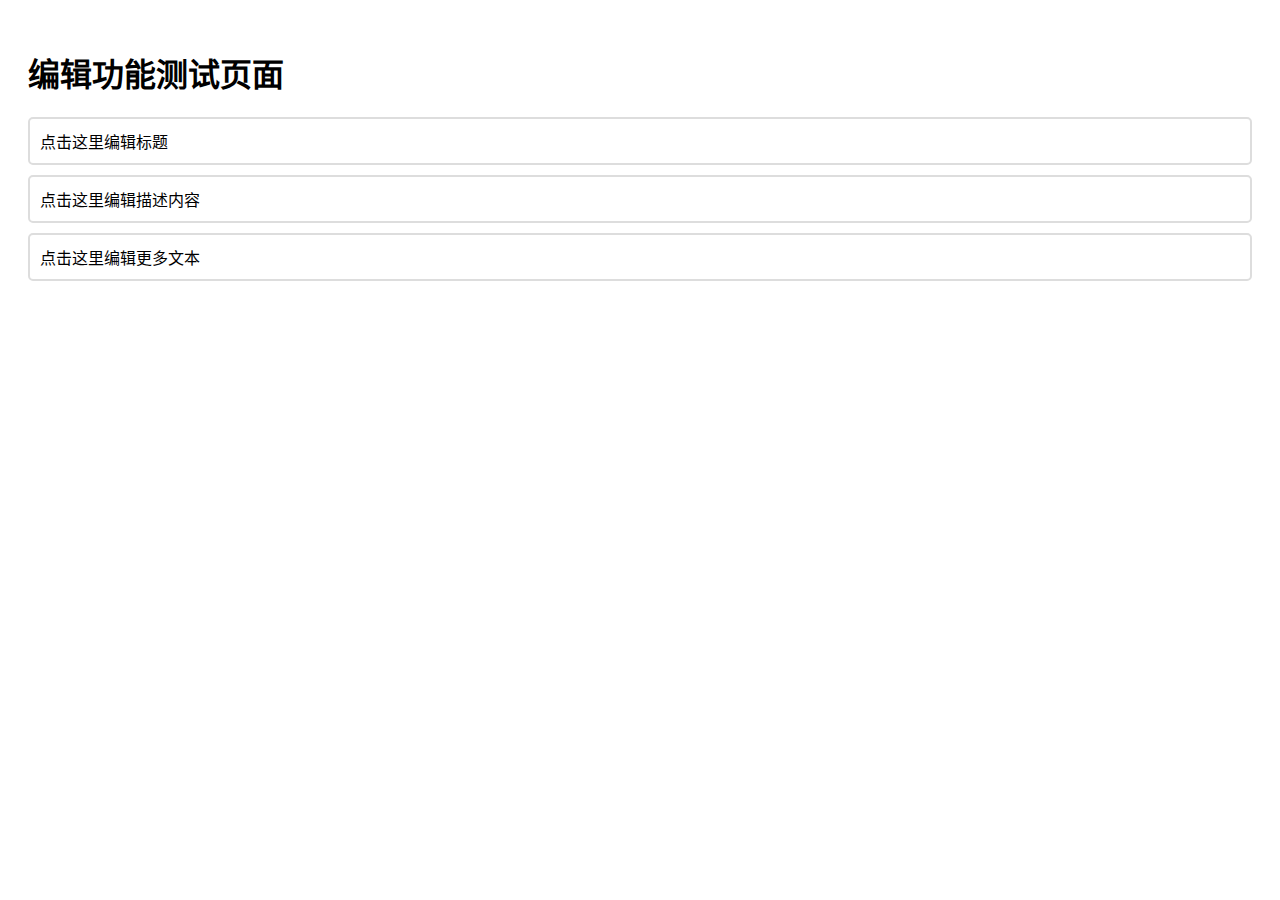
<file: test-edit.html>
<!DOCTYPE html>
<html lang="zh-CN">
<head>
    <meta charset="UTF-8">
    <meta name="viewport" content="width=device-width, initial-scale=1.0">
    <title>编辑测试</title>
    <style>
        body { font-family: Arial, sans-serif; padding: 20px; }
        .editable-text {
            padding: 10px;
            margin: 10px 0;
            border: 2px solid #ddd;
            border-radius: 5px;
            cursor: pointer;
            transition: all 0.3s ease;
        }
        .editable-text:hover {
            border-color: #3498db;
            background: rgba(52, 152, 219, 0.1);
        }
        .editable-text[contenteditable="true"] {
            border-color: #2980b9;
            background: rgba(52, 152, 219, 0.2);
        }
        .notification {
            position: fixed;
            top: 20px;
            right: 20px;
            background: #27ae60;
            color: white;
            padding: 10px 20px;
            border-radius: 5px;
            display: none;
        }
    </style>
</head>
<body>
    <h1>编辑功能测试页面</h1>
    
    <div class="editable-text">点击这里编辑标题</div>
    <div class="editable-text">点击这里编辑描述内容</div>
    <div class="editable-text">点击这里编辑更多文本</div>
    
    <div id="notification" class="notification">✅ 已保存</div>
    
    <script>
        // 保存内容
        function saveContent() {
            const elements = document.querySelectorAll('.editable-text');
            const content = [];
            elements.forEach(el => content.push(el.textContent));
            localStorage.setItem('testContent', JSON.stringify(content));
            showNotification();
        }
        
        // 显示通知
        function showNotification() {
            const notif = document.getElementById('notification');
            notif.style.display = 'block';
            setTimeout(() => {
                notif.style.display = 'none';
            }, 2000);
        }
        
        // 加载内容
        function loadContent() {
            const saved = localStorage.getItem('testContent');
            if (saved) {
                const content = JSON.parse(saved);
                const elements = document.querySelectorAll('.editable-text');
                elements.forEach((el, index) => {
                    if (content[index]) el.textContent = content[index];
                });
            }
        }
        
        // 设置编辑功能
        document.querySelectorAll('.editable-text').forEach(element => {
            let isEditing = false;
            let originalText = '';
            
            element.addEventListener('click', function(e) {
                if (!isEditing) {
                    isEditing = true;
                    originalText = element.textContent;
                    element.contentEditable = true;
                    element.focus();
                    
                    // 选中全部文本
                    const selection = window.getSelection();
                    const range = document.createRange();
                    range.selectNodeContents(element);
                    selection.removeAllRanges();
                    selection.addRange(range);
                }
            });
            
            element.addEventListener('blur', function() {
                if (isEditing) {
                    isEditing = false;
                    element.contentEditable = false;
                    
                    if (element.textContent !== originalText) {
                        saveContent();
                    }
                }
            });
            
            element.addEventListener('keydown', function(e) {
                if (e.key === 'Enter') {
                    e.preventDefault();
                    element.blur();
                }
                if (e.key === 'Escape') {
                    e.preventDefault();
                    element.textContent = originalText;
                    element.blur();
                }
            });
        });
        
        // 页面加载时恢复内容
        loadContent();
    </script>
</body>
</html>
</file>
<file: styles.css>
/* 基础样式 */
* {
    margin: 0;
    padding: 0;
    box-sizing: border-box;
}

/* 可编辑文本样式 */
.editable-text {
    cursor: pointer;
    position: relative;
    transition: all 0.3s ease;
    padding: 4px;
    border-radius: 4px;
}

.editable-text:hover {
    background: rgba(52, 152, 219, 0.1);
    transform: translateY(-1px);
}

.editable-text::after {
    content: '📝';
    position: absolute;
    right: -30px;
    top: 50%;
    transform: translateY(-50%);
    opacity: 0;
    transition: opacity 0.3s ease;
    font-size: 12px;
    color: #3498db;
}

.editable-text:hover::after {
    opacity: 1;
}

.editable-text[contenteditable="true"] {
    background: rgba(52, 152, 219, 0.15);
    border: 2px dashed #3498db;
    outline: none;
}

.editable-text[contenteditable="true"]::after {
    opacity: 0;
}

/* 自动保存提示 */
.auto-save-notification {
    position: fixed;
    top: 80px;
    right: 20px;
    background: #27ae60;
    color: white;
    padding: 10px 20px;
    border-radius: 25px;
    box-shadow: 0 4px 15px rgba(39, 174, 96, 0.3);
    z-index: 1001;
    font-size: 14px;
    animation: slideIn 0.3s ease;
}

@keyframes slideIn {
    from {
        opacity: 0;
        transform: translateX(100px);
    }
    to {
        opacity: 1;
        transform: translateX(0);
    }
}

/* 模态框编辑样式优化 */
.project-details-modal .editable-text:hover {
    background: rgba(52, 152, 219, 0.1);
    border-radius: 3px;
    transition: all 0.2s ease;
}

.project-details-modal .editable-text[contenteditable="true"] {
    background: rgba(52, 152, 219, 0.15);
    border: 2px dashed #3498db;
    padding: 4px;
    border-radius: 4px;
    outline: none;
}

.project-details-modal .editable-text[contenteditable="true"]:focus {
    background: rgba(52, 152, 219, 0.2);
    border-color: #2980b9;
}

/* 模态框中的列表编辑样式 */
.project-details-modal ul.editable-text {
    padding: 8px;
    border-radius: 4px;
    list-style: none;
}

.project-details-modal ul.editable-text li {
    margin: 4px 0;
    padding-left: 20px;
    position: relative;
}

.project-details-modal ul.editable-text li:before {
    content: "•";
    position: absolute;
    left: 0;
    color: #3498db;
    font-weight: bold;
}

/* 图片容器样式 */
.image-container {
    position: relative;
    width: 300px;
    height: 300px;
    border-radius: 50%;
    overflow: hidden;
    margin: 0 auto;
}

#profileImage {
    width: 100%;
    height: 100%;
    object-fit: cover;
    border-radius: 50%;
}

.placeholder-image {
    width: 100%;
    height: 100%;
    display: flex;
    align-items: center;
    justify-content: center;
    background: #ecf0f1;
    border: 3px dashed #bdc3c7;
    border-radius: 50%;
    color: #7f8c8d;
    font-size: 16px;
    text-align: center;
    cursor: pointer;
    transition: all 0.3s ease;
}

.placeholder-image:hover {
    background: #d5dbdd;
    border-color: #95a5a6;
}

body {
    font-family: 'Microsoft YaHei', 'PingFang SC', 'Helvetica Neue', sans-serif;
    line-height: 1.6;
    color: #333;
    background-color: #f8f9fa;
}

.container {
    max-width: 1200px;
    margin: 0 auto;
    padding: 0 20px;
}

/* 导航栏 */
.navbar {
    background: #fff;
    box-shadow: 0 2px 10px rgba(0,0,0,0.1);
    position: sticky;
    top: 0;
    z-index: 1000;
}

.nav-container {
    max-width: 1200px;
    margin: 0 auto;
    padding: 0 20px;
    display: flex;
    justify-content: space-between;
    align-items: center;
    height: 70px;
}

.nav-logo h2 {
    color: #2c3e50;
    font-size: 1.5rem;
}

.nav-menu {
    display: flex;
    list-style: none;
    gap: 2rem;
}

.nav-menu a {
    text-decoration: none;
    color: #333;
    font-weight: 500;
    transition: color 0.3s;
}

.nav-menu a:hover {
    color: #3498db;
}

/* Hero 区域 */
.hero {
    background: linear-gradient(135deg, #667eea 0%, #764ba2 100%);
    color: white;
    padding: 100px 0;
}

.hero-content {
    max-width: 1200px;
    margin: 0 auto;
    padding: 0 20px;
    display: grid;
    grid-template-columns: 1fr 1fr;
    gap: 4rem;
    align-items: center;
}

.hero-text h1 {
    font-size: 3rem;
    margin-bottom: 1rem;
    line-height: 1.2;
}

.hero-text p {
    font-size: 1.2rem;
    margin-bottom: 2rem;
    opacity: 0.9;
}

.hero-buttons {
    display: flex;
    gap: 1rem;
}

.btn {
    padding: 12px 30px;
    border: none;
    border-radius: 5px;
    text-decoration: none;
    font-weight: 600;
    transition: all 0.3s;
    cursor: pointer;
}

.btn-primary {
    background: #fff;
    color: #667eea;
}

.btn-primary:hover {
    transform: translateY(-2px);
    box-shadow: 0 5px 15px rgba(0,0,0,0.2);
}

.btn-secondary {
    background: transparent;
    color: white;
    border: 2px solid white;
}

.btn-secondary:hover {
    background: white;
    color: #667eea;
}

.placeholder-image {
    width: 300px;
    height: 300px;
    background: rgba(255,255,255,0.1);
    border-radius: 50%;
    display: flex;
    align-items: center;
    justify-content: center;
    border: 3px solid rgba(255,255,255,0.3);
    color: rgba(255,255,255,0.8);
    font-size: 1.1rem;
}

/* 快速链接 */
.quick-links {
    padding: 80px 0;
    background: white;
}

.quick-links h2 {
    text-align: center;
    margin-bottom: 3rem;
    font-size: 2.5rem;
    color: #2c3e50;
}

.link-grid {
    display: grid;
    grid-template-columns: repeat(auto-fit, minmax(250px, 1fr));
    gap: 2rem;
}

.link-card {
    background: #f8f9fa;
    padding: 2rem;
    border-radius: 10px;
    text-decoration: none;
    color: #333;
    transition: all 0.3s;
    border: 1px solid #e9ecef;
}

.link-card:hover {
    transform: translateY(-5px);
    box-shadow: 0 10px 30px rgba(0,0,0,0.1);
    background: white;
}

.link-card h3 {
    color: #2c3e50;
    margin-bottom: 1rem;
}

/* 页面内容样式 */
.page-header {
    background: linear-gradient(135deg, #667eea 0%, #764ba2 100%);
    color: white;
    padding: 80px 0;
    text-align: center;
}

.page-header h1 {
    font-size: 3rem;
    margin-bottom: 1rem;
}

.page-content {
    padding: 80px 0;
}

.section {
    background: white;
    padding: 3rem;
    margin-bottom: 2rem;
    border-radius: 10px;
    box-shadow: 0 2px 20px rgba(0,0,0,0.1);
}

.section h2 {
    color: #2c3e50;
    margin-bottom: 2rem;
    font-size: 2rem;
    border-bottom: 3px solid #3498db;
    padding-bottom: 0.5rem;
}

/* 表单和表格样式 */
.info-table {
    width: 100%;
    border-collapse: collapse;
    margin-top: 2rem;
}

.info-table th,
.info-table td {
    border: 1px solid #ddd;
    padding: 15px;
    text-align: left;
    vertical-align: top;
}

.info-table th {
    background-color: #f8f9fa;
    font-weight: 600;
    width: 25%;
    color: #2c3e50;
}

.info-table input,
.info-table select,
.info-table textarea {
    width: 100%;
    padding: 10px;
    border: 1px solid #ccc;
    border-radius: 5px;
    font-size: 14px;
    font-family: inherit;
}

.info-table textarea {
    height: 100px;
    resize: vertical;
}

.info-table input:focus,
.info-table select:focus,
.info-table textarea:focus {
    outline: none;
    border-color: #3498db;
    box-shadow: 0 0 0 2px rgba(52, 152, 219, 0.2);
}

.form-group {
    margin-bottom: 1.5rem;
}

.form-group label {
    display: block;
    margin-bottom: 0.5rem;
    font-weight: 600;
    color: #2c3e50;
}

/* 作品展示 */
.portfolio-grid {
    display: grid;
    grid-template-columns: repeat(auto-fill, minmax(300px, 1fr));
    gap: 2rem;
    margin-top: 2rem;
}

.portfolio-item {
    background: #f8f9fa;
    border-radius: 10px;
    overflow: hidden;
    transition: transform 0.3s;
}

.portfolio-item:hover {
    transform: translateY(-5px);
}

.portfolio-image {
    height: 200px;
    background: #ddd;
    display: flex;
    align-items: center;
    justify-content: center;
    color: #666;
}

.portfolio-content {
    padding: 1.5rem;
}

.portfolio-content h3 {
    color: #2c3e50;
    margin-bottom: 1rem;
}

/* 技能标签 */
.skills-grid {
    display: grid;
    grid-template-columns: repeat(auto-fit, minmax(200px, 1fr));
    gap: 1.5rem;
    margin-top: 2rem;
}

.skill-item {
    background: #f8f9fa;
    padding: 1.5rem;
    border-radius: 8px;
    border-left: 4px solid #3498db;
}

/* 页脚 */
.footer {
    background: #2c3e50;
    color: white;
    text-align: center;
    padding: 2rem 0;
}

.footer a {
    color: #3498db;
    text-decoration: none;
}

/* 按钮样式增强 */
.btn-secondary {
    background: #95a5a6;
    color: white;
    border: none;
}

.btn-secondary:hover {
    background: #7f8c8d;
    transform: translateY(-2px);
    box-shadow: 0 5px 15px rgba(0,0,0,0.2);
}

.btn-danger {
    background: #e74c3c;
    color: white;
    border: none;
}

.btn-danger:hover {
    background: #c0392b;
    transform: translateY(-2px);
    box-shadow: 0 5px 15px rgba(0,0,0,0.2);
}

/* 保存状态提示样式 */
.save-status {
    animation: slideIn 0.3s ease;
}

@keyframes slideIn {
    from {
        transform: translateX(100%);
        opacity: 0;
    }
    to {
        transform: translateX(0);
        opacity: 1;
    }
}

/* 管理按钮容器 */
.info-management-buttons {
    margin-top: 20px;
    padding-top: 20px;
    border-top: 1px solid #eee;
}

/* 表单错误样式 */
.field-error {
    color: #e74c3c !important;
    font-size: 0.8rem !important;
    margin-top: 0.5rem !important;
}

/* 作品集编辑模式样式 */
.portfolio-item.editing {
    border: 2px solid #3498db;
    box-shadow: 0 0 0 3px rgba(52, 152, 219, 0.2);
    position: relative;
}

.portfolio-item.editing:before {
    content: "可编辑";
    position: absolute;
    top: -10px;
    left: 10px;
    background: #3498db;
    color: white;
    padding: 2px 8px;
    border-radius: 3px;
    font-size: 0.8rem;
    z-index: 10;
}

.portfolio-item [contenteditable="true"] {
    background: #ffffe0;
    border: 1px dashed #3498db;
    border-radius: 3px;
    padding: 2px 5px;
    outline: none;
    min-height: 20px;
}

.portfolio-item [contenteditable="true"]:focus {
    background: #fffacd;
    border: 1px solid #3498db;
}

.project-actions {
    transition: opacity 0.3s ease;
}

/* 项目统计编辑样式 */
.stats-item.editing {
    border: 2px solid #3498db;
    position: relative;
}

.stats-item.editing:before {
    content: "可编辑";
    position: absolute;
    top: -10px;
    left: 10px;
    background: #3498db;
    color: white;
    padding: 2px 8px;
    border-radius: 3px;
    font-size: 0.8rem;
    z-index: 10;
}

.stats-item [contenteditable="true"] {
    background: #ffffe0;
    border: 1px dashed #3498db;
    border-radius: 3px;
    padding: 2px 5px;
    outline: none;
    display: inline-block;
    min-width: 50px;
}

/* 新建项目表单样式 */
.new-project-form {
    background: #f8f9fa;
    border: 2px dashed #95a5a6;
    border-radius: 10px;
    padding: 2rem;
    margin: 1rem 0;
}

.new-project-form h3 {
    color: #2c3e50;
    margin-bottom: 1rem;
}

.form-group {
    margin-bottom: 1rem;
}

.form-group label {
    display: block;
    margin-bottom: 0.5rem;
    font-weight: 600;
    color: #2c3e50;
}

.form-group input,
.form-group textarea {
    width: 100%;
    padding: 0.75rem;
    border: 1px solid #ddd;
    border-radius: 5px;
    font-size: 1rem;
}

.form-group textarea {
    height: 100px;
    resize: vertical;
}

/* 响应式设计 */
@media (max-width: 768px) {
    .hero-content {
        grid-template-columns: 1fr;
        text-align: center;
    }
    
    .hero-text h1 {
        font-size: 2rem;
    }
    
    .nav-menu {
        flex-direction: column;
        gap: 1rem;
    }
    
    .link-grid {
        grid-template-columns: 1fr;
    }
    
    .info-management-buttons {
        flex-direction: column;
    }
    
    .info-management-buttons .btn {
        width: 100%;
        margin-bottom: 10px;
    }
    
    .portfolio-item.editing:before {
        font-size: 0.7rem;
        padding: 1px 6px;
    }
    
    /* 移动端编辑模式优化 */
    .project-actions {
        opacity: 1 !important;
        transform: scale(0.9);
    }
    
    .project-description div[contenteditable="true"] {
        min-height: 100px;
        font-size: 0.9rem;
    }
    
    .stats-item h3[contenteditable="true"],
    .stats-item p[contenteditable="true"] {
        font-size: 0.9rem;
    }
    
    .editing-mode-indicator {
        top: 60px;
        right: 10px;
        font-size: 0.8rem;
        padding: 6px 12px;
    }
}

/* 增强作品集编辑功能样式 */

/* 可编辑元素样式 */
.editable {
    transition: all 0.3s ease;
}

.editable:focus {
    outline: 2px solid #3498db;
    outline-offset: 2px;
}

/* 项目图片上传区域 */
.project-image-upload {
    position: absolute;
    top: 50%;
    left: 50%;
    transform: translate(-50%, -50%);
    background: rgba(255, 255, 255, 0.95);
    padding: 20px;
    border-radius: 10px;
    box-shadow: 0 4px 15px rgba(0, 0, 0, 0.2);
    z-index: 100;
    text-align: center;
}

.portfolio-image:hover {
    cursor: pointer;
}

.portfolio-image:hover:before {
    content: "点击图片区域上传图片";
    position: absolute;
    top: 50%;
    left: 50%;
    transform: translate(-50%, -50%);
    background: rgba(0, 0, 0, 0.7);
    color: white;
    padding: 8px 12px;
    border-radius: 5px;
    font-size: 0.9rem;
    z-index: 5;
}

/* 项目描述区域样式 */
.project-description div {
    transition: all 0.3s ease;
}

.project-description div[contenteditable="true"] {
    background: #f8f9fa;
    border: 2px dashed #95a5a6;
    border-radius: 8px;
    padding: 15px;
    min-height: 120px;
    line-height: 1.5;
}

.project-description div[contenteditable="true"]:focus {
    background: #fff;
    border-color: #3498db;
    box-shadow: 0 0 0 3px rgba(52, 152, 219, 0.1);
}

/* 筛选按钮编辑样式 */
.btn-secondary.editable {
    background: #3498db !important;
    color: white !important;
    position: relative;
}

.btn-secondary.editable:after {
    content: "✏️";
    margin-left: 5px;
}

/* 项目统计编辑样式增强 */
.stats-grid {
    position: relative;
}

.stats-item:hover {
    cursor: pointer;
}

.stats-item.editing {
    background: #e3f2fd;
    border: 2px solid #3498db;
}

.stats-item h3[contenteditable="true"],
.stats-item p[contenteditable="true"] {
    display: inline-block;
    padding: 2px 8px;
    border-radius: 4px;
}

.stats-item h3[contenteditable="true"]:focus,
.stats-item p[contenteditable="true"]:focus {
    background: #fff;
    box-shadow: 0 0 0 2px rgba(52, 152, 219, 0.3);
}

/* 编辑模式下的特殊效果 */
.portfolio-item.editing {
    animation: pulse 2s infinite;
}

@keyframes pulse {
    0% {
        box-shadow: 0 0 0 0 rgba(52, 152, 219, 0.4);
    }
    70% {
        box-shadow: 0 0 0 10px rgba(52, 152, 219, 0);
    }
    100% {
        box-shadow: 0 0 0 0 rgba(52, 152, 219, 0);
    }
}

/* 项目操作按钮样式 */
.project-actions {
    opacity: 0;
    transition: opacity 0.3s ease;
}

.portfolio-item:hover .project-actions {
    opacity: 1;
}

.btn-edit-image, .btn-delete-project {
    transition: all 0.3s ease;
}

.btn-edit-image:hover {
    background: rgba(52, 152, 219, 0.8) !important;
    transform: scale(1.1);
}

.btn-delete-project:hover {
    background: rgba(231, 76, 60, 1) !important;
    transform: scale(1.1);
}

/* 保存管理区域 */
#savePortfolioSection {
    background: #f8f9fa;
    border-top: 2px solid #e9ecef;
    padding: 20px;
    margin-top: 30px;
    border-radius: 8px;
}

/* 成功保存提示动画 */
.save-status.success {
    background: #27ae60 !important;
}

.save-status {
    animation: slideIn 0.5s ease, pulse 1s 0.5s;
}

/* 图片预览样式 */
.portfolio-image img {
    max-width: 100%;
    max-height: 200px;
    object-fit: cover;
    border-radius: 5px;
    transition: transform 0.3s ease;
}

.portfolio-image:hover img {
    transform: scale(1.02);
}

/* 添加新项目按钮样式 */
#addProjectBtn {
    background: #27ae60 !important;
    border: none;
}

#addProjectBtn:hover {
    background: #219653 !important;
    transform: translateY(-2px);
}

/* 编辑模式提示文字 */
.editing-mode-indicator {
    position: fixed;
    top: 80px;
    right: 20px;
    background: #e74c3c;
    color: white;
    padding: 8px 16px;
    border-radius: 20px;
    font-size: 0.9rem;
    font-weight: 600;
    z-index: 1000;
    animation: bounce 2s infinite;
}

@keyframes bounce {
    0%, 20%, 50%, 80%, 100% {
        transform: translateY(0);
    }
    40% {
        transform: translateY(-10px);
    }
    60% {
        transform: translateY(-5px);
    }
}

/* 分类标签样式 */
.portfolio-content p:first-of-type {
    font-weight: 600;
    color: #2c3e50;
}

.portfolio-content p:first-of-type span {
    background: #3498db;
    color: white;
    padding: 2px 8px;
    border-radius: 12px;
    font-size: 0.8rem;
}
</file>
